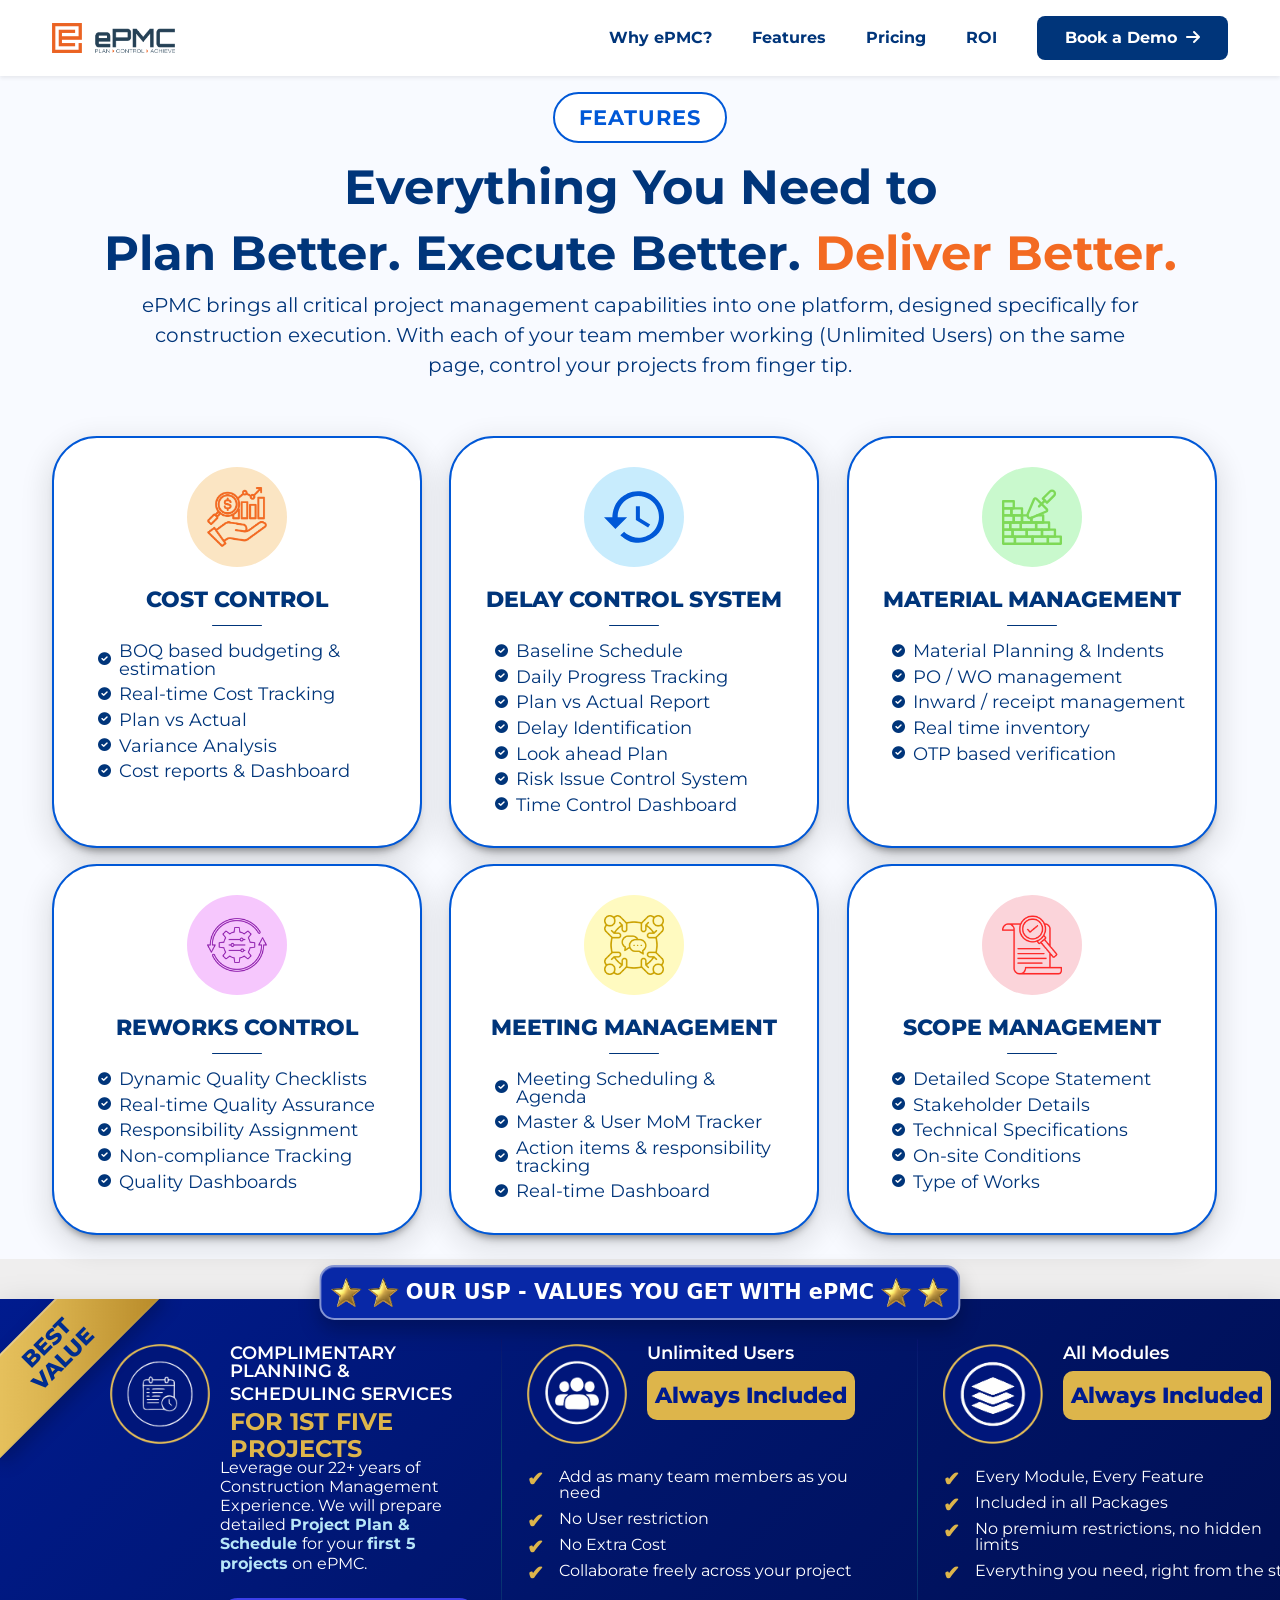
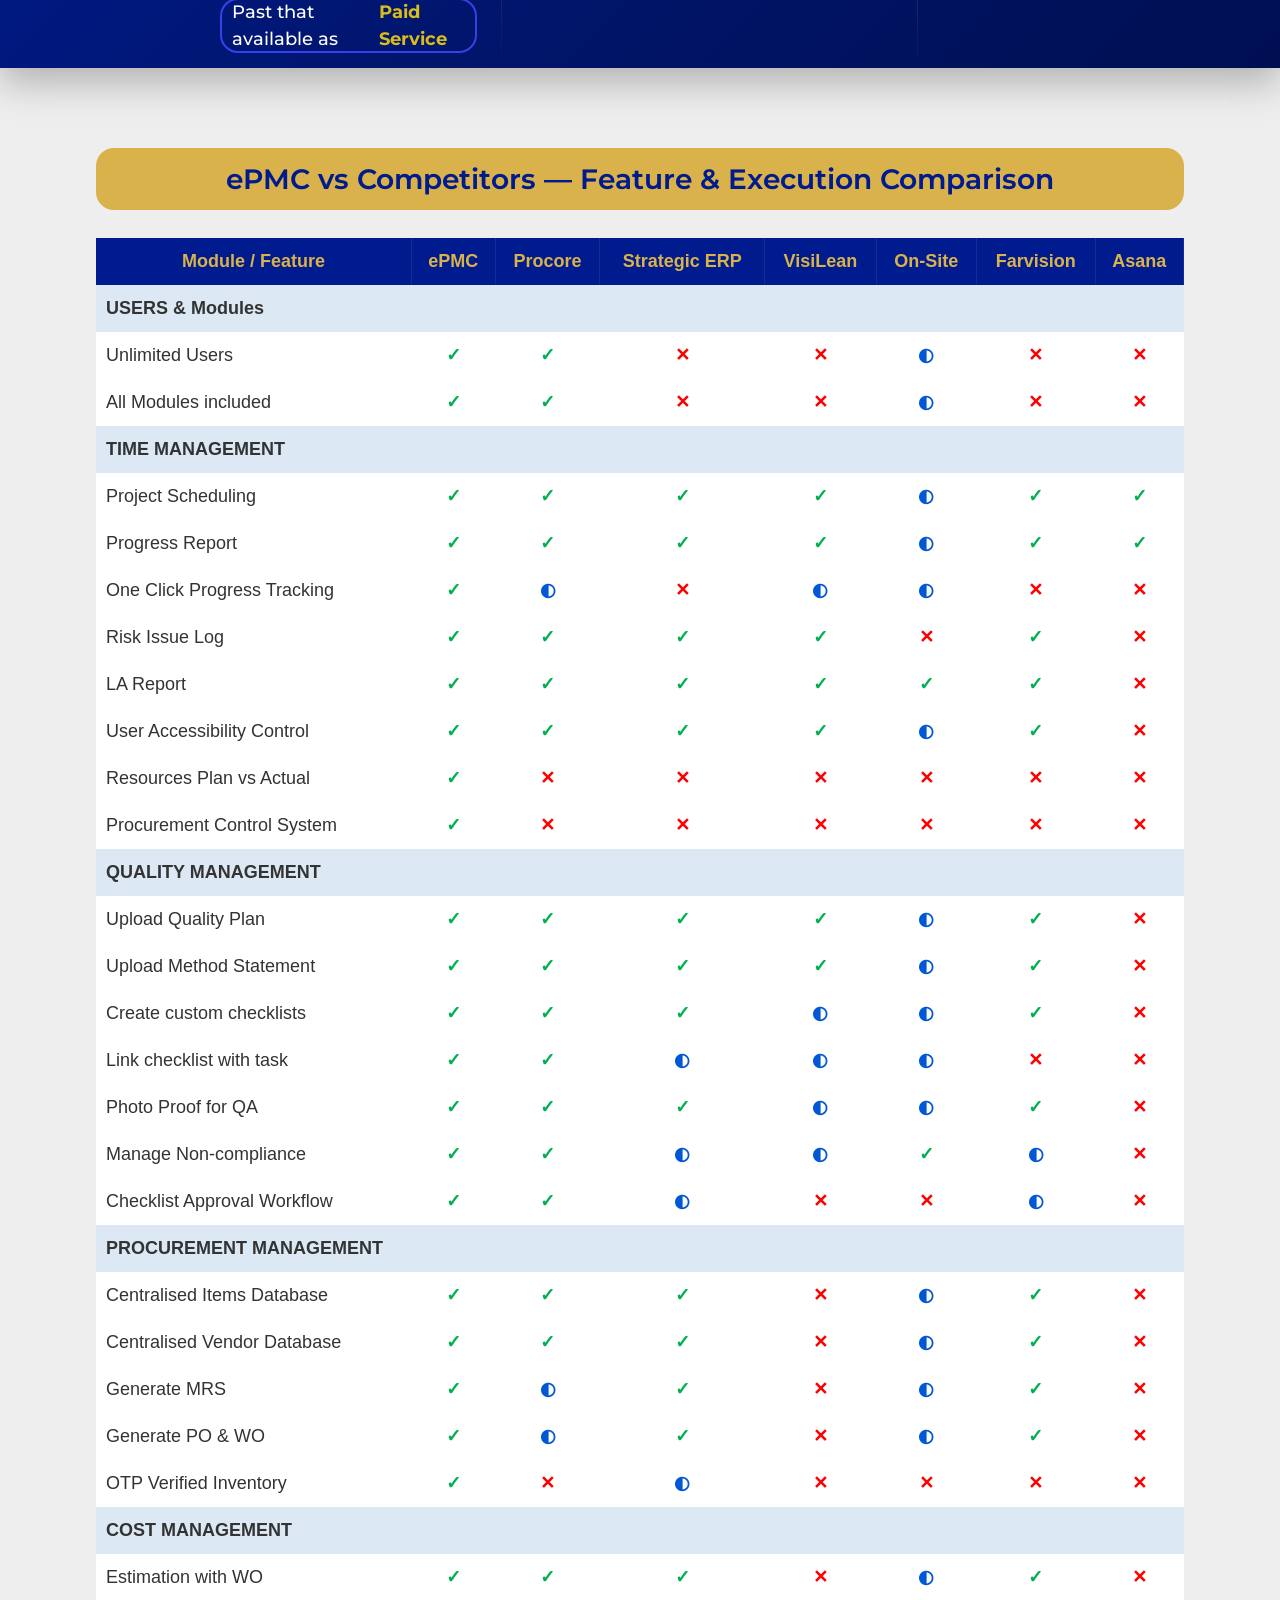
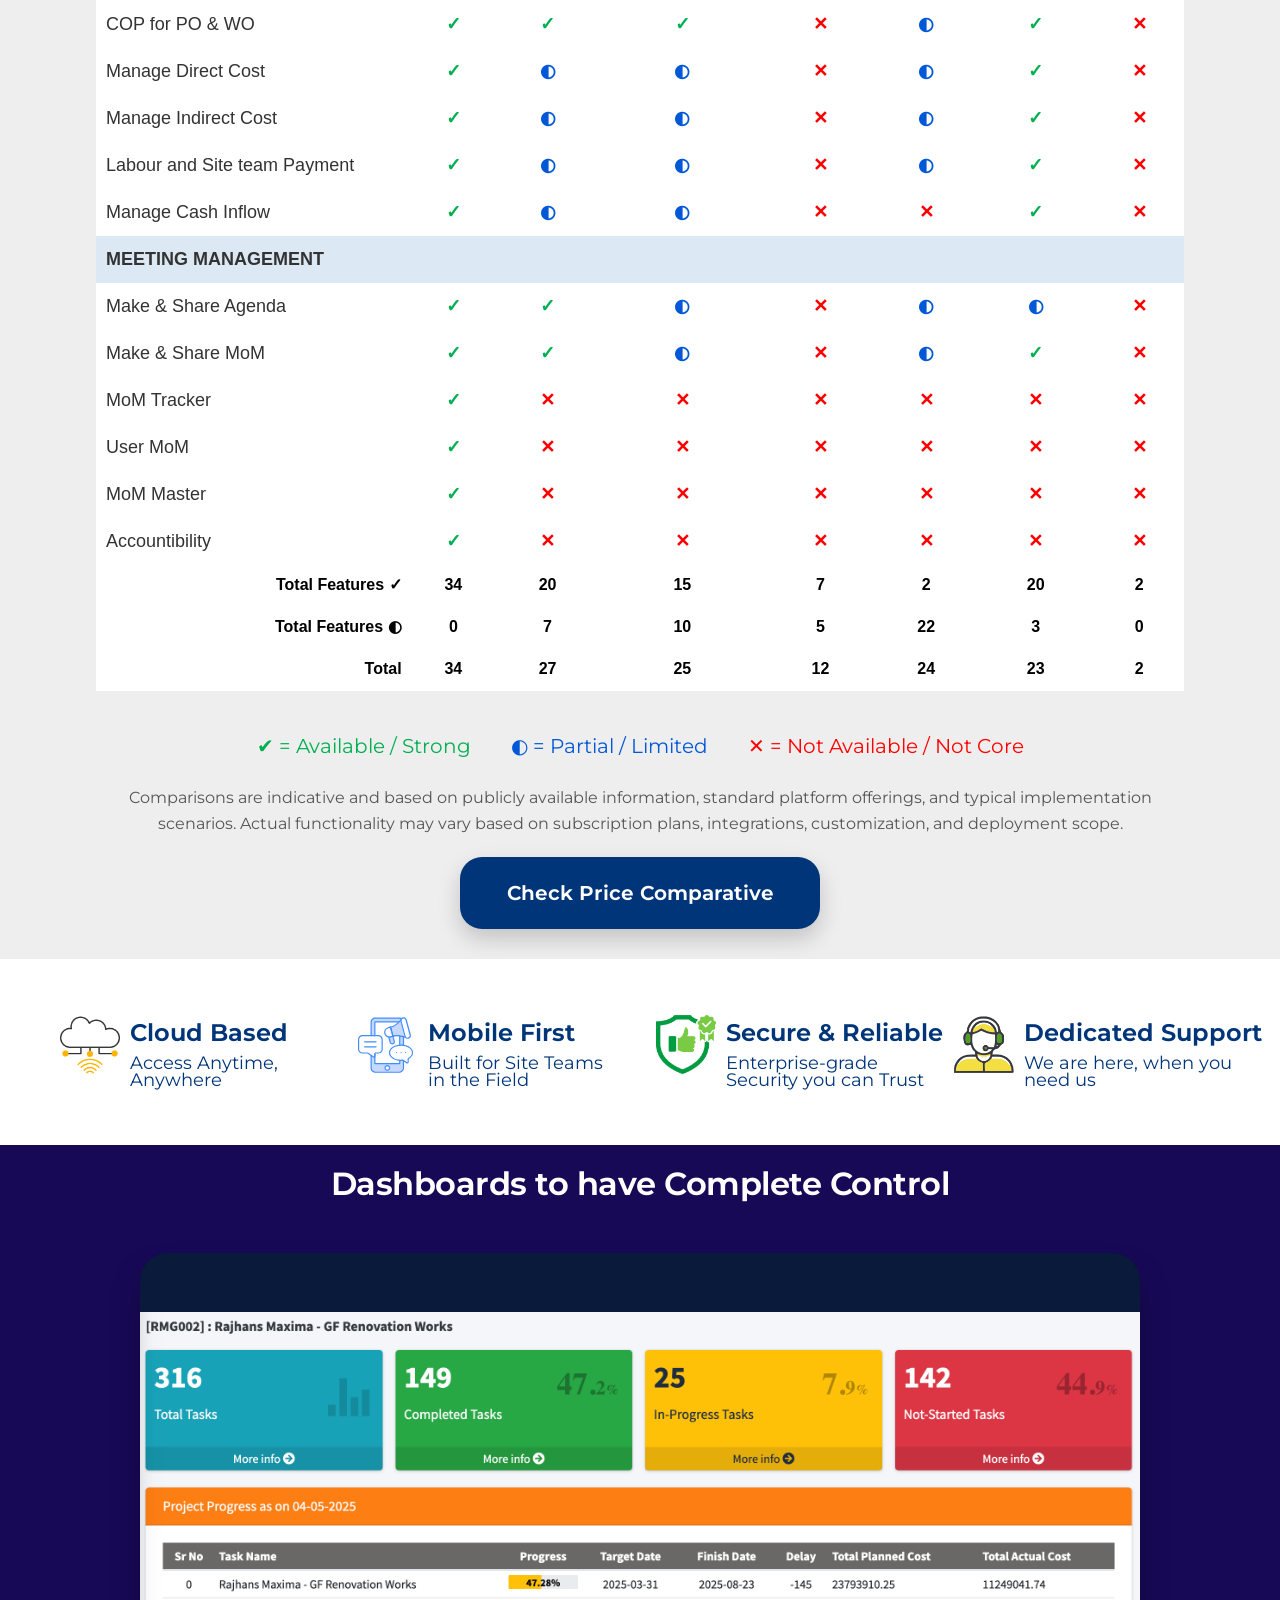
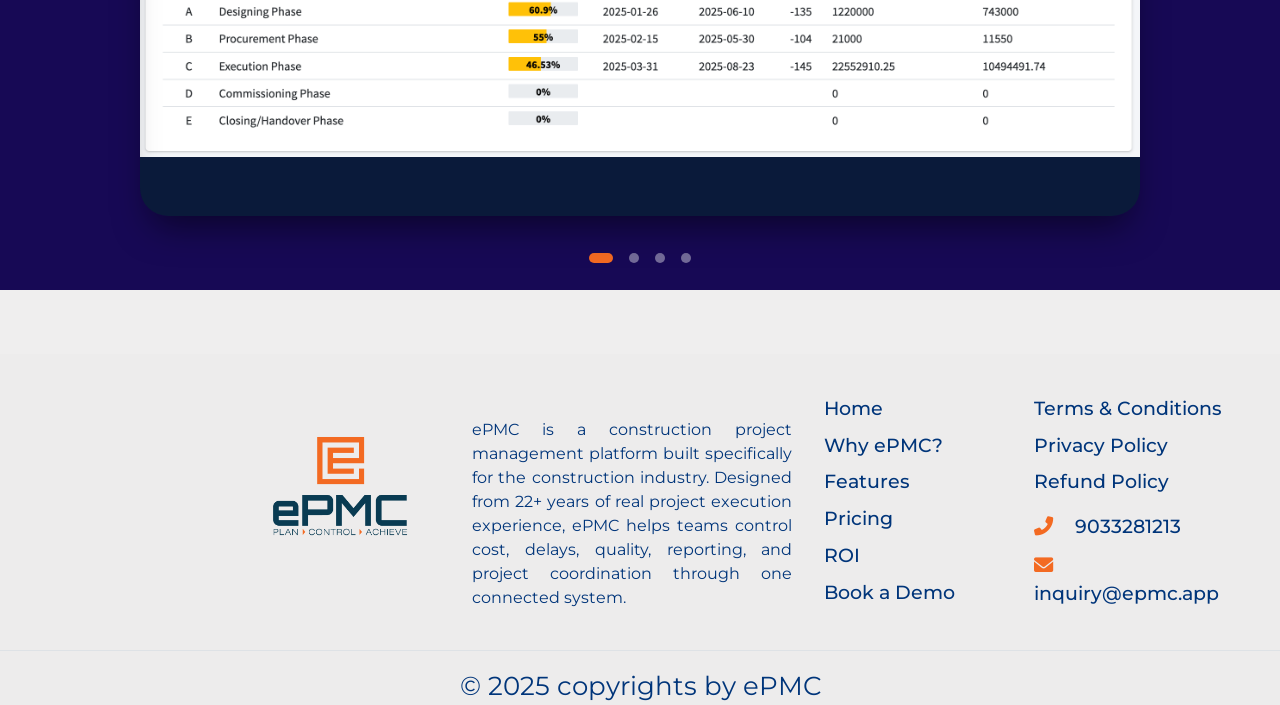
<file: Features.html>
<!DOCTYPE html>
<html lang="en">
<head>
    <meta charset="UTF-8">
    <meta name="viewport" content="width=device-width, initial-scale=1.0, user-scalable=yes">
    <title>ePMC | Features – Construction Project Management</title>
    <link href="https://cdn.jsdelivr.net/npm/bootstrap@5.3.0-alpha1/dist/css/bootstrap.min.css" rel="stylesheet">
    <link rel="stylesheet" href="https://cdnjs.cloudflare.com/ajax/libs/font-awesome/6.0.0-beta3/css/all.min.css">
    <link href="https://fonts.googleapis.com/css2?family=Montserrat:wght@300;400;500;600;700;800;900&display=swap" rel="stylesheet">
    <style>
        /* ========== BRAND COLORS ========== */
        :root {
            --epmc-blue: #00357a;
            --epmc-orange: #f36a22;
            --epmc-golden: #dcb551;
            --epmc-vivid-blue: #0058d7;
            --epmc-green: #00b050;
            --epmc-red: #ff0000;
            --epmc-light-blue: #538dd5;
            --epmc-bg-soft: #F8FAFF;
            --epmc-text: #1A2C3C;
        }

        * {
            font-family: 'Montserrat', 'Canva Sans', sans-serif;
        }

        body {
            background: #efeeee;
            scroll-behavior: smooth;
            color: var(--epmc-text);
        }

        .text-epmc {
            color: var(--epmc-blue) !important;
        }

        .bg-epmc {
            background-color: var(--epmc-blue) !important;
        }

        .text-epmc-orange {
            color: var(--epmc-orange) !important;
        }

        .bg-epmc-orange {
            background-color: var(--epmc-orange) !important;
        }

        .text-epmc-golden {
            color: var(--epmc-golden) !important;
        }

        .bg-epmc-soft {
            background-color: var(--epmc-bg-soft) !important;
        }

        /* ========== BUTTONS ========== */
        .btn-epmc {
            background-color: var(--epmc-blue);
            color: white;
            border-radius: 8px;
            padding: 10px 28px;
            font-weight: 700;
            border: none;
            transition: all 0.2s ease;
            text-decoration: none;
            display: inline-block;
        }

        .btn-epmc:hover {
            background-color: #002a5e;
            transform: translateY(-2px);
            box-shadow: 0 4px 12px rgba(0, 53, 122, 0.25);
            color: white;
        }

        .btn-epmc-outline {
            background: transparent;
            border: 2px solid var(--epmc-blue);
            color: var(--epmc-blue);
            border-radius: 8px;
            padding: 8px 26px;
            font-weight: 700;
            transition: all 0.2s ease;
            display: inline-block;
            text-decoration: none;
        }

        .btn-epmc-outline:hover {
            background: var(--epmc-blue);
            color: white;
        }

        .btn-epmc-accent {
            background-color: var(--epmc-orange);
            color: white;
            border-radius: 8px;
            padding: 10px 28px;
            font-weight: 700;
            border: none;
        }

        .btn-epmc-accent:hover {
            background-color: #d45a1c;
            transform: translateY(-2px);
        }

        /* ========== NAVBAR ========== */
        .navbar-brand-custom {
            display: flex;
            align-items: center;
        }

        .navbar-logo {
            max-height: 30px;
            width: auto;
        }

        .nav-link-custom {
            font-weight: 700;
            color: #00357a !important;
            text-decoration: none;
            margin-right: 1.5rem;
            transition: color 0.2s;
        }

        .nav-link-custom:hover {
            color: #f36a22 !important;
        }

        @media (max-width: 768px) {
            .nav-link-custom {
                margin-right: 0;
                margin-bottom: 0.5rem;
            }
            .navbar-logo {
                max-height: 25px;
            }
        }

        /* ========== FEATURE BADGE ========== */
        .features-badge {
            background: white;
            font-size: 1.3rem;
            border: 2px solid var(--epmc-vivid-blue);
            display: inline-block;
            padding: 0.5rem 1.5rem;
            border-radius: 40px;
            font-weight: 700;
            color: var(--epmc-vivid-blue);
            letter-spacing: 1px;
        }

        /* ========== FEATURE MODULES CARDS ========== */
        .icon-circle-bg {
            display: flex;
            align-items: center;
            justify-content: center;
            width: 100px;
            height: 100px;
            margin: 0 auto 1rem auto;
            border-radius: 50%;
        }

        .icon-bg-cost {
            background-color: #fbe5c3;
        }

        .icon-bg-delay {
            background-color: #c8ecfd;
        }

        .icon-bg-material {
            background-color: #c9f9cd;
        }

        .icon-bg-reworks {
            background-color: #f6c7fd;
        }

        .icon-bg-meeting {
            background-color: #fffac0;
        }

        .icon-bg-scope {
            background-color: #fbd4da;
        }

        .feature-module-icon {
            width: 60px;
            height: 60px;
            object-fit: contain;
            margin-bottom: 0;
        }

        .feature-module-card {
            background: white;
            max-width: 370px;
            border-radius: 45px;
            padding: 1.8rem;
            transition: all 0.3s ease;
            border: 2px solid var(--epmc-vivid-blue);
            height: 100%;
            text-align: center;
            box-shadow: 0 10px 25px 10px rgba(0, 0, 0, 0.08), 0 8px 10px -6px rgba(0, 0, 0, 0.5);
        }

        .feature-module-card:hover {
            transform: translateY(-6px);
            border-color: var(--epmc-golden);
            box-shadow: 0 20px 30px -12px rgba(0, 0, 0, 0.1);
        }

        .feature-module-title {
            font-size: 1.4rem;
            font-weight: 800;
            color: var(--epmc-blue);
            margin-bottom: 0.5rem;
        }

        .title-underline {
            width: 50px;
            height: 1.5px;
            background-color: var(--epmc-blue);
            margin: 0 auto 0.75rem auto;
            border-radius: 2px;
        }

        .feature-module-list {
            list-style: none;
            padding-left: 15px;
            margin-bottom: 0;
            text-align: left;
            display: inline-block;
            width: 100%;
        }

        .feature-module-list li {
            padding: 0.25rem 0;
            font-size: 1.1rem;
            line-height: 1;
            color: var(--epmc-blue);
            display: flex;
            align-items: center;
            gap: 8px;
        }

        .feature-module-list li i {
            color: var(--epmc-blue);
            font-size: 0.8rem;
        }

        @media (min-width: 1200px) {
            .container {
                max-width: 1200px;
            }
        }

        /* ========== USP SECTION ========== */
        .usp-wrapper {
            position: relative;
            width: 100%;
            margin: 40px auto;
            
        }

        .custom-box {
            position: relative;
            background: linear-gradient(135deg, #001b8e 0%, #00156b 50%, #000f52 100%);
            padding: 100px 25px 10px;
            box-shadow: 0 15px 35px rgba(0, 0, 0, 0.25);
            overflow: hidden;
        }

        .top-label {
            position: absolute;
            top: -34px;
            left: 50%;
            transform: translateX(-50%);
            background: #0828a7;
            padding: 10px 10px;
            border: 2px solid rgba(255, 255, 255, 0.5);
            border-radius: 15px;
            font-size: 1.3rem;
            font-family: system-ui, -apple-system, BlinkMacSystemFont, 'Segoe UI', Roboto, Oxygen, Ubuntu, Cantarell, 'Open Sans', 'Helvetica Neue', sans-serif;
            font-weight: 600;
            color: white;
            white-space: nowrap;
            box-shadow: 0 10px 20px rgba(0, 0, 0, 0.25), inset 0 1px 0 rgba(255, 255, 255, 0.2);
            z-index: 20;
        }

        .top-label .star-icon {
            display: inline-block;
            vertical-align: middle;
            width: 30px;
            height: auto;
            margin: 0 0px;
        }

        .best-value {
            position: absolute;
            top: 15px;
            left: -60px;
            width: 230px;
            background: linear-gradient(135deg, #f0cd69 0%, #dcb551 45%, #b88a28 100%);
            color: #002c8f;
            text-align: center;
            padding: 12px 0;
            font-size: 22px;
            font-weight: 800;
            line-height: 1.05;
            text-transform: uppercase;
            transform: rotate(-45deg);
            box-shadow: 0 8px 18px rgba(0, 0, 0, 0.22);
            z-index: 15;
            border-top: 2px solid rgba(255, 255, 255, 0.35);
            border-bottom: 2px solid rgba(0, 0, 0, 0.08);
        }

        .usp-cards {
            display: flex;
            width: 100%;
            gap: 20px;
            margin-left: 70px;
            margin-top:-60px;
            margin-bottom: 0px;
        }

        .usp-card {
            flex: 1;
            padding: 5px 15px;
            min-height: 280px;
        }

        .usp-card:not(:last-child) {
            position: relative;
            border-right: none;          /* remove any solid border */
        }

        .usp-card:not(:last-child)::after {
            content: '';
            position: absolute;
            right: -10px;                /* half of gap (20px) → centers the line */
            top: 0;
            width: 1px;
            height: 100%;
            background: linear-gradient(
                to bottom,
                rgba(8, 20, 112, 0.9),   /* dark blue at top */
                rgb(9, 86, 116),         /* sky blue in middle */
                rgba(8, 20, 112, 0.9)    /* dark blue at bottom */
            );
            border-radius: 2px;
        }

        .usp-top-row {
            display: flex;
            align-items: flex-start;
            gap: 20px;
            margin-bottom: 25px;
        }

        .usp-icon {
            width: 100px;
            flex-shrink: 0;
        }
       

        .usp-title-area {
            flex: 1;
        }

        .usp-heading {
            color: white;
            font-size: 18px;
            line-height: 1;
            font-weight: 600;
            margin-bottom: 5px;
        }

        .usp-subheading {
            color: #ddb54b;
            font-size: 24px;
            line-height: 1.15;
            font-weight: 700;
        }

        .usp-description {
            margin-top: -30px;
            color: white;
            font-size: 16px;
            line-height: 1.2;
            font-weight: 400;
            margin-bottom: 28px;
            margin-left:110px;
            text-align: left;
        }

        .usp-button {
            margin-top: -30px;
            margin-left: 110px;
            display: inline-flex;
            align-items: center;
            justify-content: center;
            height: 55px;
            padding: 0 10px;
            border: 2px solid rgba(71, 71, 254, 0.85);
            border-radius: 18px;
            color: white;
            font-size: 18px;
            font-weight: 500;
            cursor: pointer;
            transition: 0.25s;
        }

       
        .usp-golden-box {
            display: inline-flex;
            align-items: center;
            justify-content: center;
            padding: 8px 8px;
            background: #ddb54b;
            border-radius: 10px;
            color: #001b8e;
            font-size: 22px;
            font-weight: 800;
            margin-top: 4px;
        }

        .usp-list {
            list-style: none;
            padding: 0;
            margin: 10px 0 0;
        }

        .usp-list li {
            position: relative;
            color: white;
            font-size: 16px;
            line-height: 1;
            margin-bottom: 10px;
            padding-left: 32px;
        }

        .usp-list li::before {
            content: "✔";
            position: absolute;
            left: 0;
            top: 0;
            color: #ddb54b;
            font-size: 20px;
            font-weight: 700;
        }

/* ========== USP SECTION – MOBILE RESPONSIVENESS ========== */
@media (max-width: 768px) {
    .usp-cards {
        margin-left: 0 !important;      /* remove left margin */
        margin-top: 0 !important;       /* remove negative top margin */
        flex-direction: column;
        gap: 30px;
    }

    .usp-card {
        padding: 0 10px;
        min-height: auto;
    }

    /* Remove the vertical gradient separator on mobile (cards stack) */
    .usp-card:not(:last-child)::after {
        display: none;
    }

    .usp-card:not(:last-child) {
        border-bottom: 1px solid rgba(255, 255, 255, 0.3);
        padding-bottom: 30px;
        margin-bottom: 10px;
    }

    .usp-top-row {
        flex-direction: row;        /* keep icon and text side by side on tablet */
        align-items: center;
        gap: 15px;
    }

    .usp-icon {
        width: 70px;
    }

    .usp-heading {
        font-size: 16px;
    }

    .usp-subheading {
        font-size: 20px;
    }

    .usp-description {
        margin-left: 0 !important;
        margin-top: 10px;
        text-align: center;
    }

    .usp-button {
        margin-left: 0 !important;
        width: auto;
        min-width: 200px;
        justify-content: center;
    }

    .usp-golden-box {
        font-size: 18px;
        padding: 6px 12px;
    }

    .usp-list li {
        font-size: 14px;
        line-height: 1.4;
    }
}

@media (max-width: 576px) {
    .usp-cards {
        gap: 25px;
    }

    .usp-top-row {
        flex-direction: column;     /* stack icon above text on small phones */
        text-align: center;
        gap: 10px;
    }

    .usp-title-area {
        text-align: center;
    }

    .usp-heading, .usp-subheading {
        text-align: center;
    }

    .usp-description {
        text-align: center;
        margin-left: 0;
        font-size: 14px;
    }

    .usp-button {
        width: 100%;
        font-size: 16px;
        height: 48px;
    }

    .usp-icon {
        width: 60px;
    }

    .usp-golden-box {
        align-self: center;
    }

    .best-value {
        font-size: 14px;
        width: 160px;
        left: -60px;
        top: 10px;
        padding: 8px 0;
    }

    .top-label {
        font-size: 12px;
        padding: 8px 12px;
        white-space: normal;
        width: 90%;
    }

    .top-label .star-icon {
        width: 16px;
    }

    .custom-box {
        padding: 50px 15px 20px;
    }
}   
        /* ========== COMPARISON SECTION ========== */
        .comparison-section {
            width: 85%;
            margin: 80px auto;
            font-family: 'canvasans', sans-serif;
        }

        .comparison-title {
            background: #d9b24c;
            color: #001b8e;
            font-size: 28px;
            font-weight: 625;
            text-align: center;
            padding: 10px;
            border-radius: 18px;
            margin-bottom: 28px;
        }

        .table-wrapper {
            overflow-x: auto;
        }

        .comparison-table {
            width: 100%;
            border-collapse: collapse;
            background: white;
            font-family: 'canvasans', sans-serif;
        }

        .comparison-table thead {
            background: #001b8e;
        }

        .comparison-table th {
            color: #d9b24c;
            font-size: 18px;
            font-weight: 600;
            text-align: center;
            font-family: 'canvasans', sans-serif;
            padding: 10px 10px;
            border-right: 1px solid rgba(255, 255, 255, 0.08);
        }

        .category-row td {
            background: #dce9f5;
            color: #111;
            font-family: 'canvasans', sans-serif;
            font-size: 14px;
            font-weight: 625;
            padding: 4px 4px;
        }

        .comparison-table td {
            padding: 10px 10px;
            font-family: 'canvasans', sans-serif;
            font-size: 18px;
            color: #333;
        }

        .feature-name {
            font-weight: 500;
            font-size: 16px;
            font-family: 'canvasans', sans-serif;
        }

        .symbol {
            text-align: center;
            font-size: 25px;
            font-weight: 650;
        }

        .check {
            color: var(--epmc-green);
        }

        .partial {
            color: var(--epmc-vivid-blue);
        }

        .cross {
            color: var(--epmc-red);
        }

        .comparison-table td.symbol.check {
            color: var(--epmc-green);
        }

        .comparison-table td.symbol.partial {
            color: var(--epmc-vivid-blue);
        }

        .comparison-table td.symbol.cross {
            color: var(--epmc-red);
        }

        .total-row td {
            font-weight: 700;
            font-size: 16px;
            font-family: 'canvasans', sans-serif;
            color: #000;
            padding-top: 8px;
        }

        .total-row td:first-child {
            text-align: right;
        }

        .comparison-legend {
            display: flex;
            justify-content: center;
            gap: 40px;
            margin-top: 40px;
            font-size: 20px;
            color: #222;
        }

        .comparison-note {
            text-align: center;
            margin-top: 24px;
            color: #555;
            font-size: 16px;
            line-height: 1.6;
            max-width: 1200px;
            margin-left: auto;
            margin-right: auto;
        }

        .comparison-cta {
            display: flex;
            justify-content: center;
            margin-top: 20px;
        }

        .comparison-rectangle {
            display: flex;
            align-items: center;
            justify-content: center;
            width: 360px;
            height: 72px;
            background: var(--epmc-blue);
            border-radius: 22px;
            color: white;
            font-size: 20px;
            font-weight: 650;
            box-shadow: 0 10px 22px rgba(0, 0, 0, 0.18);
        }

        /* ========== MOBILE TABLE FIXES ========== */
        @media (max-width: 768px) {
            .comparison-title {
            background: #d9b24c;
            color: #001b8e;
            font-size: 16px;
            font-weight: 550;
            text-align: center;
            padding: 10px;
            border-radius: 18px;
            margin-bottom: 15px;
        }

            .table-wrapper {
                overflow-x: auto;
                -webkit-overflow-scrolling: touch;
            }
            .comparison-table {
                min-width: 800px;
                width: 100%;
                font-size: 14px;
                border-collapse: collapse;
            }
            .comparison-table th,
            .comparison-table td {
                padding: 10px 12px !important;
                font-size: 14px !important;
            }
            .symbol {
                font-size: 20px !important;
            }
            .comparison-table th:first-child,
            .comparison-table td:first-child {
                width: 150px;
                min-width: 140px;
                max-width: 160px;
                word-break: break-word;
                white-space: normal;
            }
            .comparison-table th:nth-child(2),
            .comparison-table td:nth-child(2) {
                width: 90px;
                min-width: 90px;
                text-align: center;
            }
            .comparison-table td:first-child,
            .comparison-table th:first-child {
                position: sticky;
                left: 0;
                background-color: white;
                z-index: 2;
            }
            .comparison-table td:nth-child(2),
            .comparison-table th:nth-child(2) {
                position: sticky;
                left: 150px;
                background-color: white;
                z-index: 1;
            }
            .comparison-table thead th:first-child,
            .comparison-table thead th:nth-child(2) {
                background-color: #001b8e;
                z-index: 3;
            }
            .category-row td:first-child,
            .category-row td:nth-child(2) {
                background-color: #dce9f5;
            }
            .total-row td {
                font-size: 16px !important;
            }
            .total-row td:first-child {
                text-align: right;
            }
        }

        /* ========== ADDITIONAL BENEFITS ========== */
        .benefit-item {
            display: flex;
            align-items: flex-start;
            gap: 10px;
            padding: 0.5rem;
        }

        .benefit-icon {
            width: 60px;
            height: 60px;
            object-fit: contain;
            flex-shrink: 0;
        }

        .benefit-text {
            display: flex;
            flex-direction: column;
            justify-content: center;
        }

        .benefit-title {
            font-weight: 650;
            color: var(--epmc-blue);
            margin-bottom: 0.20rem;
            font-size: 1.5rem;
            white-space: nowrap;
        }

        .benefit-desc {
            font-size: 1.1rem;
            color: var(--epmc-blue);
            line-height: 1;
        }

        /* ========== DASHBOARD SECTION ========== */
        .dashboard-showcase-dark {
            background: #170955;
            padding: 20px 20px;
            text-align: center;
        }

        .dashboard-title-dark {
            font-size: 2rem;
            font-weight: 650;
            color: white;
            margin-bottom: 50px;
            letter-spacing: -0.5px;
        }

        .carousel-container {
            max-width: 1000px;
            margin: 0 auto;
        }

        .fixed-frame {
            position: relative;
            width: 100%;
            padding-bottom: 56.25%;
            background: rgba(0, 0, 0, 0.2);
            border-radius: 28px;
            overflow: hidden;
            box-shadow: 0 20px 35px -10px rgba(0, 0, 0, 0.5);
        }

        .carousel-slides {
            position: absolute;
            top: 0;
            left: 0;
            width: 100%;
            height: 100%;
        }

        .carousel-img {
            position: absolute;
            top: 0;
            left: 0;
            width: 100%;
            height: 100%;
            object-fit: contain;
            display: none;
            border-radius: 24px;
            background: #0a1a3a;
        }

        .carousel-img.active {
            display: block;
            animation: fadeScale 0.5s ease;
        }

        @keyframes fadeScale {
            from {
                opacity: 0;
                transform: scale(0.98);
            }
            to {
                opacity: 1;
                transform: scale(1);
            }
        }

        .carousel-dots {
            margin-top: 30px;
        }

        .dot {
            display: inline-block;
            width: 10px;
            height: 10px;
            background: rgba(255, 255, 255, 0.4);
            border-radius: 50%;
            margin: 0 6px;
            cursor: pointer;
            transition: 0.2s;
        }

        .dot.active {
            background: #f36a22;
            width: 24px;
            border-radius: 8px;
        }

        @media (max-width: 768px) {
            .dashboard-title-dark {
                font-size: 1.8rem;
            }
            .fixed-frame {
                padding-bottom: 66%;
            }
        }

        /* ========== FOOTER ========== */
        .footer-new {
            margin-left: calc(-50vw + 50%);
            margin-right: calc(-50vw + 50%);
            margin-top: 4rem;
            background-color: rgb(237, 236, 236);
            width: 100vw;
            border-radius: 0;
        }

        .footer-logo {
            max-height: 200px;
            width: auto;
            margin-left: 13rem;
            margin-bottom: 1rem;
            display: block;
        }

        .footer-description {
            font-size: 1rem;
            line-height: 1.5;
            max-width: 400px;
            color: #00357a;
            margin-top: 2rem;
            text-align: justify;
        }

        .footer-vertical-links a {
            margin-top: 0.5rem;
            line-height: 1.5;
            color: #00357a;
            text-decoration: none;
            font-size: 1.2rem;
            font-weight: 500;
            display: block;
            margin-bottom: 0.2rem;
            transition: color 0.2s;
        }

        .footer-vertical-links a:hover {
            color: #f36a22;
        }

        .footer-contact-info p {
            margin-bottom: 0.6rem;
            font-size: 1.2rem;
            color: #00357a;
            font-weight: 500;
        }

        .footer-contact-info i {
            width: 28px;
            color: #f36a22;
        }

        .footer-copyright {
            text-align: center;
            margin-top: 2rem;
            padding-top: 1rem;
            border-top: 1px solid #dee2e6;
            color: #00357a;
            font-size: 1.6rem;
        }

        .footer-grid {
            display: grid;
            grid-template-columns: 1fr 1.8fr 1fr 1.2fr;
            gap: 2rem;
        }
        /* ========== FOOTER ========== */
.footer-new {
    margin-left: calc(-50vw + 50%);
    margin-right: calc(-50vw + 50%);
    margin-top: 4rem;
    background-color: rgb(237, 236, 236);
    width: 100vw;
    border-radius: 0;
}

.footer-grid {
    display: grid;
    grid-template-columns: 1fr 1.8fr 1fr 1.2fr;
    gap: 2rem;
    padding: 2rem 2rem 0 2rem;  /* added horizontal padding for better spacing */
}

.footer-logo {
    max-height: 200px;
    width: auto;
    margin-left: 13rem;
    margin-bottom: 1rem;
    display: block;
}

.footer-description {
    font-size: 1rem;
    line-height: 1.5;
    max-width: 400px;
    color: #00357a;
    margin-top: 2rem;
    text-align: justify;
}

.footer-vertical-links a {
    margin-top: 0.5rem;
    line-height: 1.5;
    color: #00357a;
    text-decoration: none;
    font-size: 1.2rem;
    font-weight: 500;
    display: block;
    margin-bottom: 0.2rem;
    transition: color 0.2s;
}

.footer-vertical-links a:hover {
    color: #f36a22;
}

.footer-contact-info p {
    margin-bottom: 0.6rem;
    font-size: 1.2rem;
    color: #00357a;
    font-weight: 500;
}

.footer-contact-info i {
    width: 28px;
    color: #f36a22;
}

.footer-copyright {
    text-align: center;
    margin-top: 2rem;
    padding-top: 1rem;
    border-top: 1px solid #dee2e6;
    color: #00357a;
    font-size: 1.6rem;
}

/* ===== MOBILE RESPONSIVENESS (max-width: 768px) ===== */
@media (max-width: 768px) {
    .footer-grid {
        grid-template-columns: 1fr;   /* single column */
        gap: 1.5rem;
        text-align: center;
        padding: 1.5rem;
    }

    .footer-logo {
        margin-left: auto;
        margin-right: auto;
        max-height: 120px;
    }

    .footer-description {
        max-width: 100%;
        text-align: center;
        margin-top: 0;
        padding: 0 1rem;
    }

    .footer-vertical-links a {
        font-size: 1rem;
        text-align: center;
    }

    .footer-contact-info p {
        font-size: 1rem;
        text-align: center;
    }

    .footer-contact-info i {
        width: auto;
        margin-right: 8px;
    }

    .footer-copyright {
        font-size: 1rem;
        margin-top: 1rem;
        padding-top: 0.8rem;
    }
}

    /* Extra small devices (max-width: 480px) */
    @media (max-width: 480px) {
        .footer-grid {
            padding: 1rem;
        }
        
        .footer-description {
            font-size: 0.9rem;
        }
        
        .footer-vertical-links a,
        .footer-contact-info p {
            font-size: 0.9rem;
        }
        
        .footer-copyright {
            font-size: 0.8rem;
        }
    }
    </style>
</head>
<body>

    <!-- ==================== NAVIGATION ==================== -->
    <nav class="navbar navbar-expand-lg bg-white py-3 shadow-sm sticky-top">
        <div class="container">
            <a class="navbar-brand navbar-brand-custom" href="index.html">
                <img src="ePMC Logo PNG File.png" alt="ePMC Logo" class="navbar-logo">
            </a>
            <button class="navbar-toggler" type="button" data-bs-toggle="collapse" data-bs-target="#navbarNav">
                <span class="navbar-toggler-icon"></span>
            </button>
            <div class="collapse navbar-collapse" id="navbarNav">
                <ul class="navbar-nav ms-auto mb-2 mb-lg-0 align-items-center gap-3">
                    <li class="nav-item"><a class="nav-link-custom" href="whyepmc.html">Why ePMC?</a></li>
                    <li class="nav-item"><a class="nav-link-custom" href="Features.html">Features</a></li>
                    <li class="nav-item"><a class="nav-link-custom" href="Pricing.html">Pricing</a></li>
                    <li class="nav-item"><a class="nav-link-custom" href="ROI.html">ROI</a></li>
                </ul>
                <a href="#" class="btn btn-epmc ms-lg-3 mt-2 mt-lg-0" onclick="openGoogleFormPopup(event)">Book a Demo <i class="fas fa-arrow-right ms-1"></i></a>
            </div>
        </div>
    </nav>

    <!-- ==================== MAIN HEADING SECTION ==================== -->
    <section class="py-3 bg-epmc-soft">
        <div class="container text-center">
            <div class="mb-3">
                <span class="features-badge">FEATURES</span>
            </div>
            <h1 class="display-4 fw-bold mb-2" style="color: var(--epmc-blue); font-size: 3rem; font-weight: 600;">
                Everything You Need to
            </h1>
            <h2 class="display-5 fw-bold mb-2" style="color: var(--epmc-blue);">
                Plan Better. Execute Better. <span style="color: var(--epmc-orange);">Deliver Better.</span>
            </h2>
            <p class="fs-5 mx-auto" style="max-width: 1000px; color: var(--epmc-blue);">
                ePMC brings all critical project management capabilities into one platform, designed specifically for construction execution. With each of your team member working (Unlimited Users) on the same page, control your projects from finger tip.
            </p>
        </div>
    </section>

    <!-- ==================== FEATURE MODULES (6 cards) ==================== -->
    <section class="py-4 bg-epmc-soft">
        <div class="container">
            <div class="row g-3">
                <!-- Cost Control -->
                <div class="col-md-6 col-lg-4">
                    <div class="feature-module-card">
                        <div class="icon-circle-bg icon-bg-cost">
                            <img src="features/costcontrol.png" alt="Cost Control" class="feature-module-icon" onerror="this.src='https://placehold.co/60x60?text=%F0%9F%92%B0'">
                        </div>
                        <div class="feature-module-title">COST CONTROL</div>
                        <div class="title-underline"></div>
                        <ul class="feature-module-list">
                            <li><i class="fas fa-check-circle"></i> BOQ based budgeting & estimation</li>
                            <li><i class="fas fa-check-circle"></i> Real-time Cost Tracking</li>
                            <li><i class="fas fa-check-circle"></i> Plan vs Actual</li>
                            <li><i class="fas fa-check-circle"></i> Variance Analysis</li>
                            <li><i class="fas fa-check-circle"></i> Cost reports & Dashboard</li>
                        </ul>
                    </div>
                </div>

                <!-- Delay Control System -->
                <div class="col-md-6 col-lg-4">
                    <div class="feature-module-card">
                        <div class="icon-circle-bg icon-bg-delay">
                            <img src="features/delaycontrolsystem.svg" alt="Delay Control" class="feature-module-icon" onerror="this.src='https://placehold.co/60x60?text=%E2%8F%B1%EF%B8%8F'">
                        </div>
                        <div class="feature-module-title">DELAY CONTROL SYSTEM</div>
                        <div class="title-underline"></div>
                        <ul class="feature-module-list">
                            <li><i class="fas fa-check-circle"></i> Baseline Schedule</li>
                            <li><i class="fas fa-check-circle"></i> Daily Progress Tracking</li>
                            <li><i class="fas fa-check-circle"></i> Plan vs Actual Report</li>
                            <li><i class="fas fa-check-circle"></i> Delay Identification</li>
                            <li><i class="fas fa-check-circle"></i> Look ahead Plan</li>
                            <li><i class="fas fa-check-circle"></i> Risk Issue Control System</li>
                            <li><i class="fas fa-check-circle"></i> Time Control Dashboard</li>
                        </ul>
                    </div>
                </div>

                <!-- Material Management -->
                <div class="col-md-6 col-lg-4">
                    <div class="feature-module-card">
                        <div class="icon-circle-bg icon-bg-material">
                            <img src="features/materialmanagement.svg" alt="Material Management" class="feature-module-icon" onerror="this.src='https://placehold.co/60x60?text=%F0%9F%93%A6'">
                        </div>
                        <div class="feature-module-title">MATERIAL MANAGEMENT</div>
                        <div class="title-underline"></div>
                        <ul class="feature-module-list">
                            <li><i class="fas fa-check-circle"></i> Material Planning & Indents</li>
                            <li><i class="fas fa-check-circle"></i> PO / WO management</li>
                            <li><i class="fas fa-check-circle"></i> Inward / receipt management</li>
                            <li><i class="fas fa-check-circle"></i> Real time inventory</li>
                            <li><i class="fas fa-check-circle"></i> OTP based verification</li>
                        </ul>
                    </div>
                </div>

                <!-- Reworks Control -->
                <div class="col-md-6 col-lg-4">
                    <div class="feature-module-card">
                        <div class="icon-circle-bg icon-bg-reworks">
                            <img src="features/reworkscontrol.png" alt="Reworks Control" class="feature-module-icon" onerror="this.src='https://placehold.co/60x60?text=%F0%9F%94%A7'">
                        </div>
                        <div class="feature-module-title">REWORKS CONTROL</div>
                        <div class="title-underline"></div>
                        <ul class="feature-module-list">
                            <li><i class="fas fa-check-circle"></i> Dynamic Quality Checklists</li>
                            <li><i class="fas fa-check-circle"></i> Real-time Quality Assurance</li>
                            <li><i class="fas fa-check-circle"></i> Responsibility Assignment</li>
                            <li><i class="fas fa-check-circle"></i> Non-compliance Tracking</li>
                            <li><i class="fas fa-check-circle"></i> Quality Dashboards</li>
                        </ul>
                    </div>
                </div>

                <!-- Meeting Management -->
                <div class="col-md-6 col-lg-4">
                    <div class="feature-module-card">
                        <div class="icon-circle-bg icon-bg-meeting">
                            <img src="features/meetingmanagement.png" alt="Meeting Management" class="feature-module-icon" onerror="this.src='https://placehold.co/60x60?text=%F0%9F%93%85'">
                        </div>
                        <div class="feature-module-title">MEETING MANAGEMENT</div>
                        <div class="title-underline"></div>
                        <ul class="feature-module-list">
                            <li><i class="fas fa-check-circle"></i> Meeting Scheduling & Agenda</li>
                            <li><i class="fas fa-check-circle"></i> Master & User MoM Tracker</li>
                            <li><i class="fas fa-check-circle"></i> Action items & responsibility tracking</li>
                            <li><i class="fas fa-check-circle"></i> Real-time Dashboard</li>
                        </ul>
                    </div>
                </div>

                <!-- Scope Management -->
                <div class="col-md-6 col-lg-4">
                    <div class="feature-module-card">
                        <div class="icon-circle-bg icon-bg-scope">
                            <img src="features/scopemanagement.png" alt="Scope Management" class="feature-module-icon" onerror="this.src='https://placehold.co/60x60?text=%F0%9F%8E%AF'">
                        </div>
                        <div class="feature-module-title">SCOPE MANAGEMENT</div>
                        <div class="title-underline"></div>
                        <ul class="feature-module-list">
                            <li><i class="fas fa-check-circle"></i> Detailed Scope Statement</li>
                            <li><i class="fas fa-check-circle"></i> Stakeholder Details</li>
                            <li><i class="fas fa-check-circle"></i> Technical Specifications</li>
                            <li><i class="fas fa-check-circle"></i> On-site Conditions</li>
                            <li><i class="fas fa-check-circle"></i> Type of Works</li>
                        </ul>
                    </div>
                </div>
            </div>
        </div>
    </section>

    <!-- ==================== USP SECTION ==================== -->
    <section class="usp-new">
        <div class="usp-wrapper">
            <div class="top-label">
                <img src="features/start.png" alt="star" class="star-icon">
                <img src="features/start.png" alt="star" class="star-icon">
                OUR USP - VALUES YOU GET WITH ePMC
                <img src="features/start.png" alt="star" class="star-icon">
                <img src="features/start.png" alt="star" class="star-icon">
            </div>
            <div class="custom-box">
                <div class="best-value">Best<br>Value</div>
                <div class="content">
                    <div class="usp-cards">
                        <!-- Card 1 -->
                        <div class="usp-card">
                            <div class="usp-top-row">
                                <img src="features/firstfiveprojects.png" class="usp-icon" alt="">
                                <div class="usp-title-area">
                                    <h2 class="usp-heading">COMPLIMENTARY PLANNING &  </h2>
                                    <h2 class="usp-heading">SCHEDULING SERVICES</h2>
                                    <div class="usp-subheading">FOR 1ST FIVE PROJECTS</div>
                                </div>
                            </div>
                            <p class="usp-description">
                                Leverage our 22+ years of Construction Management Experience. We will prepare detailed <strong style="color: rgb(183, 230, 248);"> Project Plan & Schedule </strong >for your <strong style="color: rgb(183, 230, 248);">first 5 projects</strong> on ePMC.
                            </p>
                            <div class="usp-button">Past that available as <strong style="color:rgb(216, 188, 28); margin-left: 2px;"> Paid Service</strong> </div>
                        </div>
                        <!-- Card 2 -->
                        <div class="usp-card">
                            <div class="usp-top-row">
                                <img src="features/unlimitedusers.png" class="usp-icon" alt="">
                                <div class="usp-title-area">
                                    <h2 class="usp-heading">Unlimited Users</h2>
                                    <div class="usp-golden-box">Always Included</div>
                                </div>
                            </div>
                            <ul class="usp-list">
                                <li>Add as many team members as you need</li>
                                <li>No User restriction</li>
                                <li>No Extra Cost</li>
                                <li>Collaborate freely across your project</li>
                            </ul>
                        </div>
                        <!-- Card 3 -->
                        <div class="usp-card">
                            <div class="usp-top-row">
                                <img src="features/allmodule.png" class="usp-icon" alt="">
                                <div class="usp-title-area">
                                    <h2 class="usp-heading">All Modules</h2>
                                    <div class="usp-golden-box">Always Included</div>
                                </div>
                            </div>
                            <ul class="usp-list">
                                <li>Every Module, Every Feature</li>
                                <li>Included in all Packages</li>
                                <li>No premium restrictions, no hidden limits</li>
                                <li>Everything you need, right from the start</li>
                            </ul>
                        </div>
                    </div>
                </div>
            </div>
        </div>
    </section>

    <!-- ==================== COMPETITORS COMPARISON TABLE ==================== -->
    <section class="comparison-section">
        <div class="comparison-title">
            ePMC vs Competitors — Feature & Execution Comparison
        </div>
        <div class="table-wrapper">
            <table class="comparison-table" id="comparisonTable">
                <thead id="tableHead"></thead>
                <tbody id="tableBody"></tbody>
            </table>
        </div>
        <div class="comparison-legend">
            <span class="check">✔ = Available / Strong</span>
            <span class="partial">◐ = Partial / Limited</span>
            <span class="cross">✕ = Not Available / Not Core</span>
        </div>
        <div class="comparison-note">
            Comparisons are indicative and based on publicly available information,
            standard platform offerings, and typical implementation scenarios.
            Actual functionality may vary based on subscription plans,
            integrations, customization, and deployment scope.
        </div>
        <div class="comparison-cta">
            <div class="comparison-rectangle">
                Check Price Comparative
            </div>
        </div>
    </section>

    <!-- ADDITIONAL BENEFITS -->
    <section class="py-5 bg-white" style="margin-top: -50px;">
        <div class="container" style="margin-top: 0 auto;">
            <div class="row g-3">
                <!-- ITEM 1 -->
                <div class="col-sm-6 col-lg-3">
                    <div class="benefit-item">
                        <img src="features/cloudbase.png" alt="Cloud Based" class="benefit-icon">
                        <div class="benefit-text">
                            <div class="benefit-title">Cloud Based</div>
                            <div class="benefit-desc">Access Anytime, Anywhere</div>
                        </div>
                    </div>
                </div>
                <!-- ITEM 2 -->
                <div class="col-sm-6 col-lg-3">
                    <div class="benefit-item">
                        <img src="features/mobilefirst.svg" alt="Mobile First" class="benefit-icon">
                        <div class="benefit-text">
                            <div class="benefit-title">Mobile First</div>
                            <div class="benefit-desc">Built for Site Teams in the Field</div>
                        </div>
                    </div>
                </div>
                <!-- ITEM 3 -->
                <div class="col-sm-6 col-lg-3">
                    <div class="benefit-item">
                        <img src="features/secureandreliable.png" alt="Secure & Reliable" class="benefit-icon">
                        <div class="benefit-text">
                            <div class="benefit-title">Secure & Reliable</div>
                            <div class="benefit-desc">Enterprise-grade Security you can Trust</div>
                        </div>
                    </div>
                </div>
                <!-- ITEM 4 -->
                <div class="col-sm-6 col-lg-3">
                    <div class="benefit-item">
                        <img src="features/dedicatedsupport.png" alt="Dedicated Support" class="benefit-icon">
                        <div class="benefit-text">
                            <div class="benefit-title">Dedicated Support</div>
                            <div class="benefit-desc">We are here, when you need us</div>
                        </div>
                    </div>
                </div>
            </div>
        </div>
    </section>

    <!-- ==================== DASHBOARD SHOWCASE ==================== -->
    <section class="dashboard-showcase-dark">
        <div class="container">
            <h2 class="dashboard-title-dark">Dashboards to have Complete Control</h2>
            <div class="carousel-container">
                <div class="fixed-frame">
                    <div class="carousel-slides">
                        <img src="features/TM 01.png" alt="Dashboard TM" class="carousel-img active">
                        <img src="features/mm 02.png" alt="Dashboard mm" class="carousel-img">
                        <img src="features/QM 01.png" alt="Dashboard QM" class="carousel-img">
                        <img src="features/tm 03.png" alt="Dashboard tm" class="carousel-img">
                    </div>
                </div>
                <div class="carousel-dots">
                    <span class="dot active"></span>
                    <span class="dot"></span>
                    <span class="dot"></span>
                    <span class="dot"></span>
                </div>
            </div>
        </div>
    </section>

    <!-- ==================== MODAL (Demo Request) ==================== -->
    <div class="modal fade" id="demoModal" tabindex="-1" aria-hidden="true">
        <div class="modal-dialog modal-dialog-centered modal-lg">
            <div class="modal-content">
                <div class="modal-header border-0 pb-0">
                    <h5 class="modal-title fw-bold text-epmc fs-3">Request a Demo</h5>
                    <button type="button" class="btn-close" data-bs-dismiss="modal" aria-label="Close"></button>
                </div>
                <div class="modal-body p-4 pt-0">
                    <form action="https://formsubmit.co/company@example.com" method="POST">
                        <input type="hidden" name="_subject" value="ePMC Demo Request">
                        <input type="hidden" name="_captcha" value="false">
                        <div class="row g-3">
                            <div class="col-md-6"><input type="text" name="Name" class="form-control" placeholder="Full Name *" required></div>
                            <div class="col-md-6"><input type="text" name="Company" class="form-control" placeholder="Company *" required></div>
                            <div class="col-md-6"><input type="email" name="Email" class="form-control" placeholder="Work Email *" required></div>
                            <div class="col-md-6"><input type="tel" name="Phone" class="form-control" placeholder="Phone *" required></div>
                            <div class="col-12">
                                <select name="Project Type" class="form-select">
                                    <option>Civil Construction</option>
                                    <option>MEPFI</option>
                                    <option>Solar</option>
                                    <option>Infra</option>
                                    <option>Interior</option>
                                </select>
                            </div>
                            <div class="col-12"><textarea name="Message" rows="2" class="form-control" placeholder="Tell us about your project..."></textarea></div>
                            <div class="col-12"><button type="submit" class="btn btn-epmc-accent w-100 py-2"><i class="fas fa-paper-plane me-2"></i>Submit Request</button></div>
                        </div>
                    </form>
                </div>
            </div>
        </div>
    </div>

    <!-- ==================== FOOTER ==================== -->
    <div class="container">
        <div class="footer-new">
            <div class="footer-grid">
                <div><img src="EPMC-Logo-File-PNG.png" alt="ePMC Logo" class="footer-logo"></div>
                <div>
                    <div class="footer-description">
                        ePMC is a construction project management platform built specifically for the construction industry. Designed from 22+ years of real project execution experience, ePMC helps teams control cost, delays, quality, reporting, and project coordination through one connected system.
                    </div>
                </div>
                <div>
                    <div class="footer-vertical-links">
                        <a href="#">Home</a>
                        <a href="whyepmc.html">Why ePMC?</a>
                        <a href="Features.html">Features</a>
                        <a href="Pricing.html">Pricing</a>
                        <a href="roi.html">ROI</a>
                        <a href="#" onclick="openGoogleFormPopup(event)">Book a Demo</a>
                    </div>
                </div>
                <div>
                    <div class="footer-vertical-links">
                        <a href="#">Terms & Conditions</a>
                        <a href="#">Privacy Policy</a>
                        <a href="#">Refund Policy</a>
                    </div>
                    <div class="footer-contact-info mt-3">
                        <p><i class="fas fa-phone-alt me-2"></i> 9033281213</p>
                        <p><i class="fas fa-envelope me-2"></i> inquiry@epmc.app</p>
                    </div>
                </div>
            </div>
            <div class="footer-copyright">© 2025 copyrights by ePMC</div>
        </div>
    </div>

    <!-- ==================== SCRIPTS ==================== -->
    <script src="https://cdn.jsdelivr.net/npm/bootstrap@5.3.0-alpha1/dist/js/bootstrap.bundle.min.js"></script>
    <script>
        console.log("Features page updated with new USP background and icons");

        fetch("features/epmc_comparison_table.json")
            .then(function(response) {
                if (!response.ok) throw new Error("HTTP " + response.status);
                return response.json();
            })
            .then(function(data) {
                var tableHead = document.getElementById("tableHead");
                var tableBody = document.getElementById("tableBody");

                var headHTML = "<tr>";
                data.columns.forEach(function(column) {
                    headHTML += "<th>" + column + "</th>";
                });
                headHTML += "</tr>";
                tableHead.innerHTML = headHTML;

                function getSymbolClass(cellValue) {
                    if (!cellValue) return "";
                    var val = cellValue.trim();
                    if (val === "✓" || val === "✔" || val === "✅" || val === "✔️" || val.includes("✓")) {
                        return "check";
                    }
                    if (val === "◐" || val === "◑" || val === "●" || val.includes("◐")) {
                        return "partial";
                    }
                    if (val === "✕" || val === "✗" || val === "❌" || val === "✖" || val.includes("✕")) {
                        return "cross";
                    }
                    return "";
                }

                var bodyHTML = "";
                data.sections.forEach(function(section) {
                    bodyHTML += "<tr class='category-row'>";
                    bodyHTML += "<td colspan='" + data.columns.length + "'>" + section.category + "</td>";
                    bodyHTML += "</tr>";

                    section.features.forEach(function(feature) {
                        bodyHTML += "<tr>";
                        feature.forEach(function(cell, index) {
                            if (index === 0) {
                                bodyHTML += "<td class='feature-name'>" + cell + "</td>";
                            } else {
                                var symbolClass = getSymbolClass(cell);
                                console.log("Cell value: '" + cell + "' → class: " + (symbolClass || "none"));
                                bodyHTML += "<td class='symbol " + symbolClass + "'>" + cell + "</td>";
                            }
                        });
                        bodyHTML += "</tr>";
                    });
                });

                if (data.totals) {
                    Object.entries(data.totals).forEach(function(entry) {
                        var key = entry[0];
                        var values = entry[1];
                        bodyHTML += "<tr class='total-row'>";
                        bodyHTML += "<td>" + key + "</td>";
                        values.forEach(function(value) {
                            bodyHTML += "<td class='symbol'>" + value + "</td>";
                        });
                        bodyHTML += "</tr>";
                    });
                }

                tableBody.innerHTML = bodyHTML;
                console.log("Comparison table loaded successfully");
            })
            .catch(function(error) {
                console.error("Failed to load comparison table:", error);
                document.getElementById("tableBody").innerHTML =
                    "<tr><td colspan='100%' style='text-align:center; padding:2rem; color:#c62828;'>⚠️ Could not load comparison data. Please check the JSON file path.</td></tr>";
            });
    </script>
    <script>
        const slides = document.querySelectorAll('.carousel-img');
        const dots = document.querySelectorAll('.dot');
        let currentIndex = 0;
        let autoInterval;

        function showSlide(index) {
            if (index >= slides.length) index = 0;
            if (index < 0) index = slides.length - 1;
            slides.forEach((slide, i) => {
                slide.classList.toggle('active', i === index);
                if (dots[i]) dots[i].classList.toggle('active', i === index);
            });
            currentIndex = index;
        }

        function nextSlide() {
            showSlide(currentIndex + 1);
        }

        function startAutoRotate() {
            if (autoInterval) clearInterval(autoInterval);
            autoInterval = setInterval(nextSlide, 3000);
        }

        dots.forEach((dot, idx) => {
            dot.addEventListener('click', () => {
                clearInterval(autoInterval);
                showSlide(idx);
                startAutoRotate();
            });
        });

        window.addEventListener('load', () => {
            if (slides.length) {
                showSlide(0);
                startAutoRotate();
            }
        });
    </script>
    <script>
    // Google Form popup function
    function openGoogleFormPopup(event) {
        event.preventDefault();
        var url = "https://forms.gle/yUfCUgpv35yM8Sxk8";
        var width = 600;
        var height = 700;
        var left = (screen.width - width) / 2;
        var top = (screen.height - height) / 2;
        window.open(url, "GoogleFormPopup", "width=" + width + ",height=" + height + ",left=" + left + ",top=" + top + ",resizable=yes,scrollbars=yes,toolbar=no,location=yes");
        return false;
    }
</script>
</body>
</html>
</file>
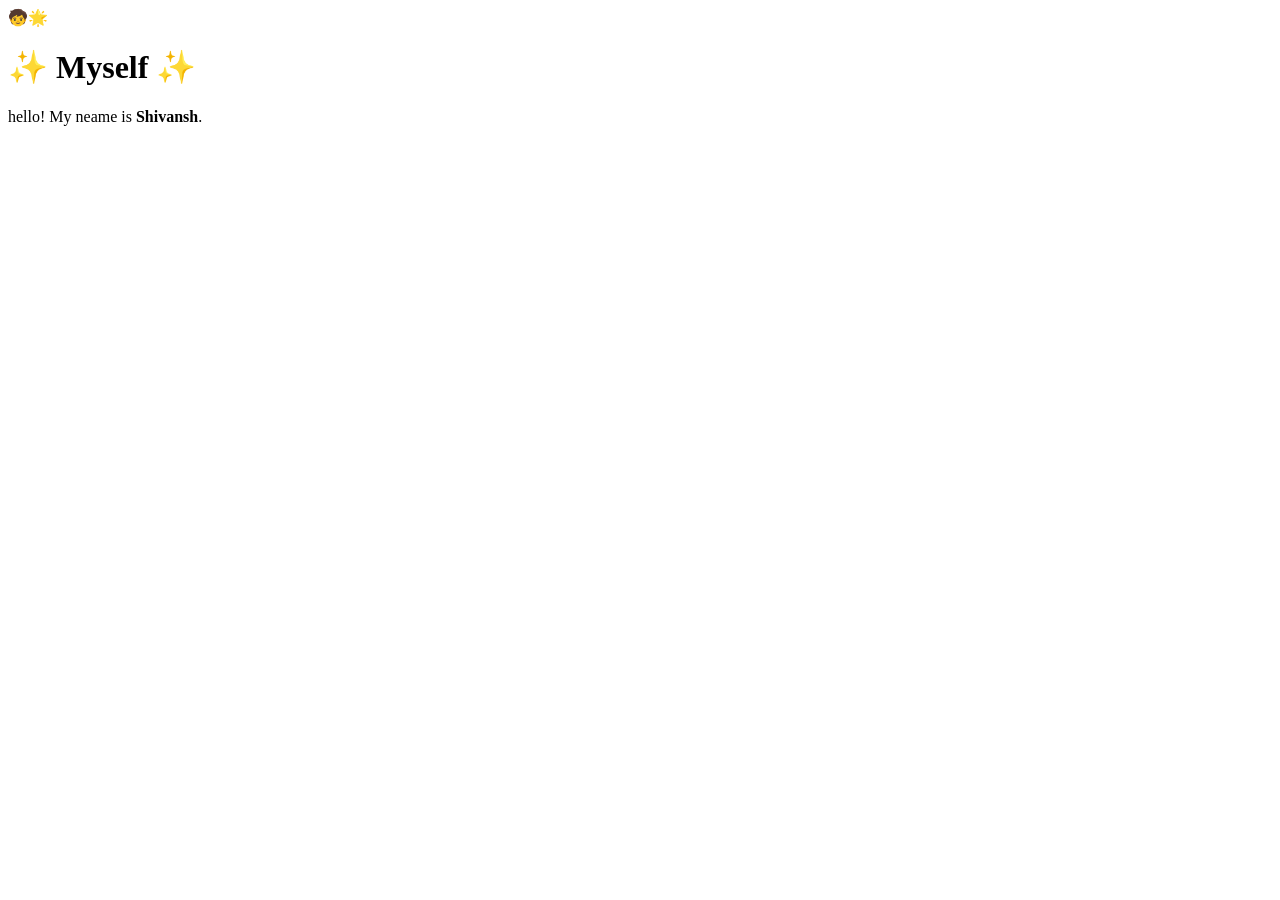
<file: myself.html>
<!DOCTYPE html>
<html>
    <head>
        <title>all about shivansh</title>

    </head>
    <body>
        <div class="emoji-big">🧒🌟</div>
        <h1>✨ Myself ✨</h1>
   <p>hello! My neame is <strong>Shivansh</strong>.</p>
   
    </body>
</html>
</file>
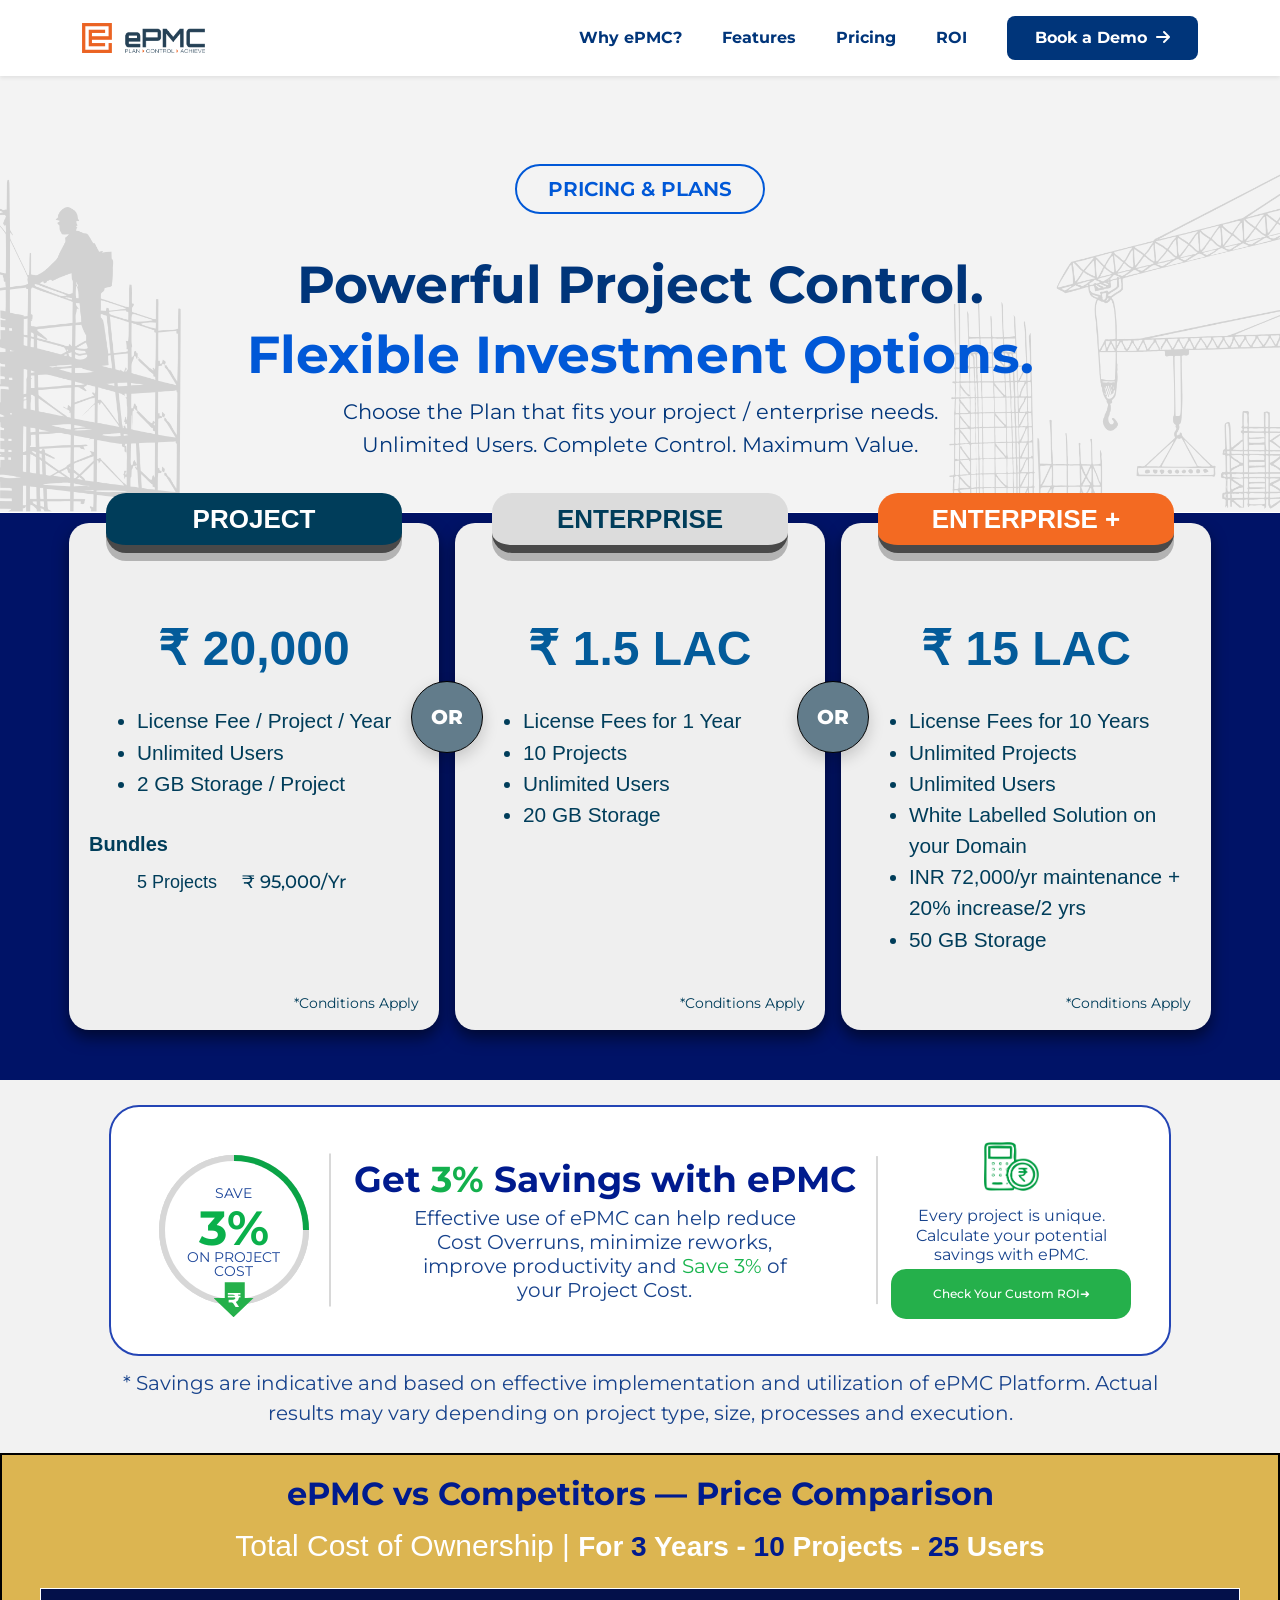
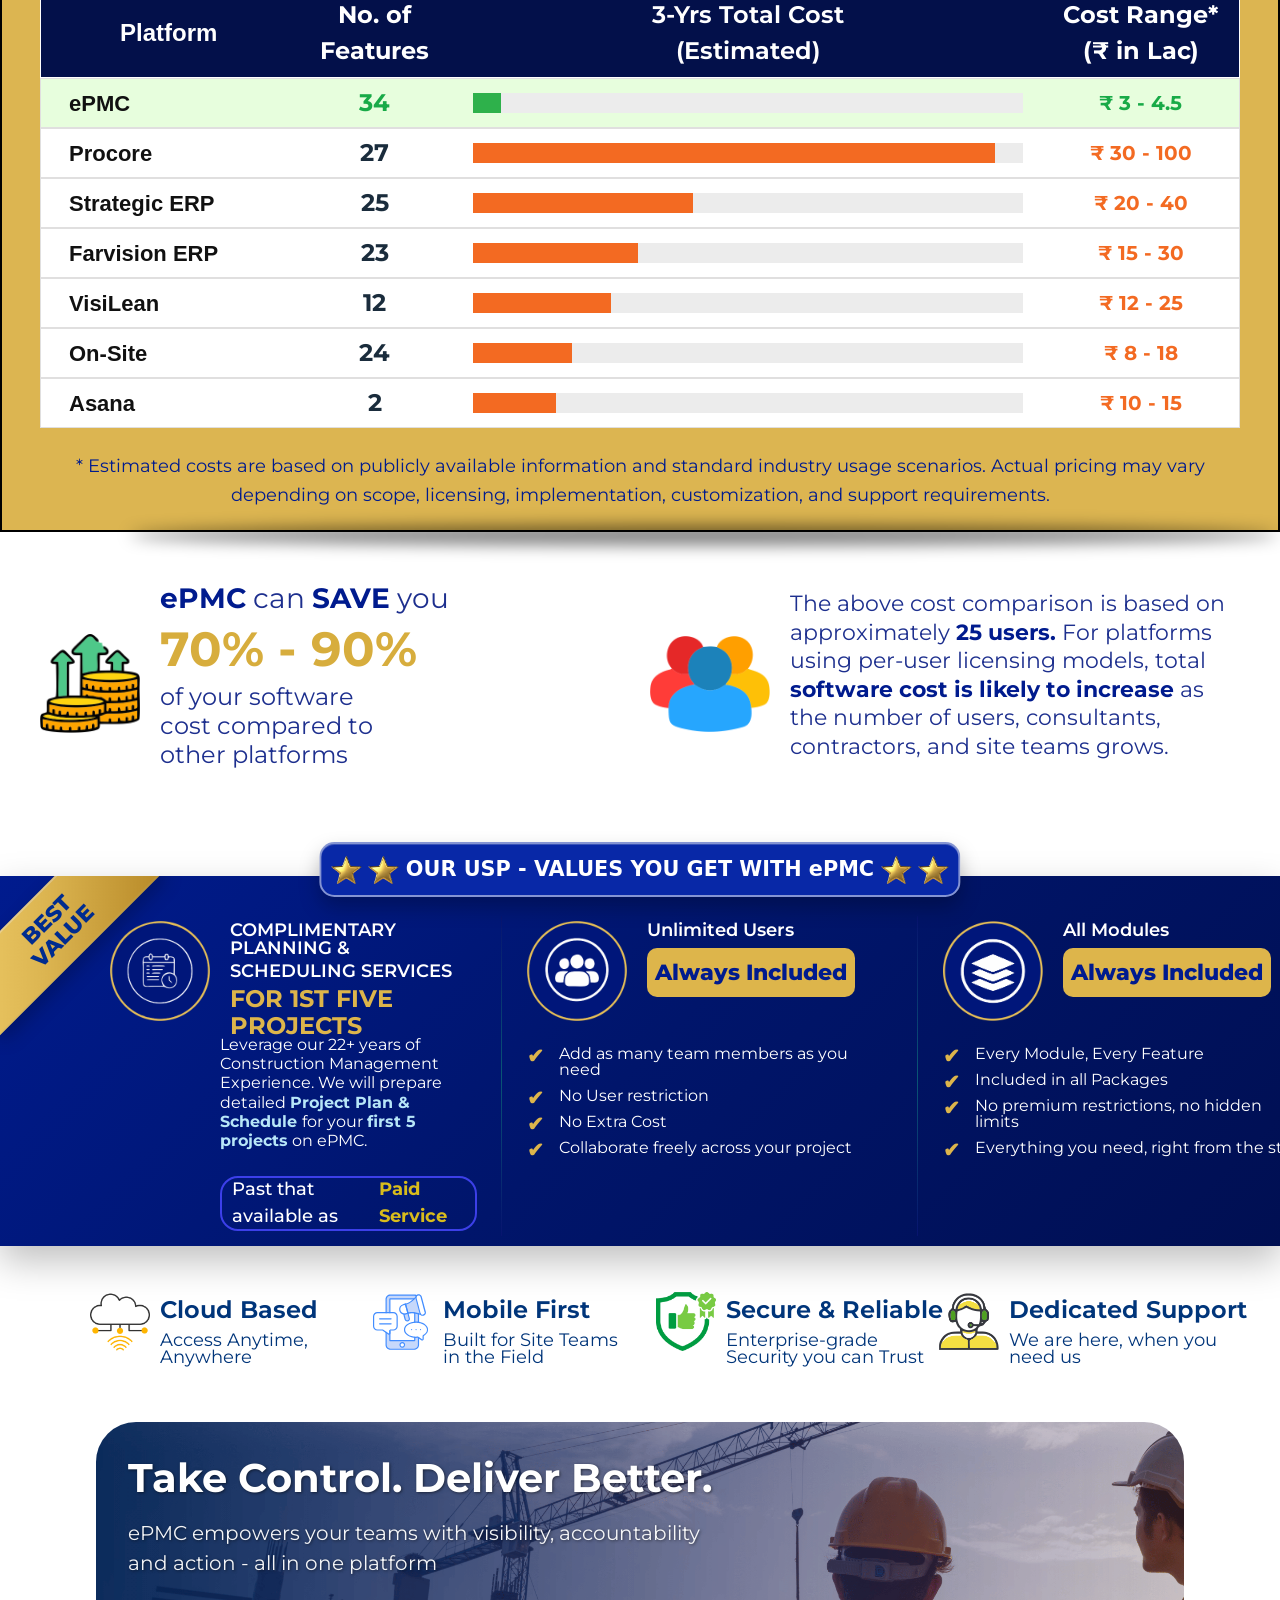
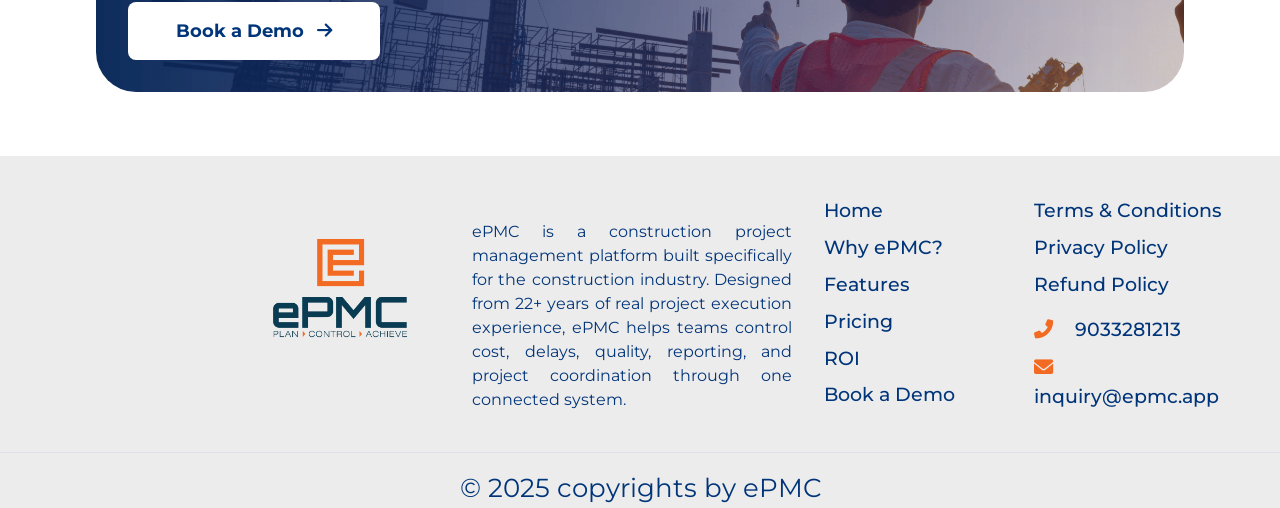
<file: pricing.html>
<!DOCTYPE html>
<html lang="en">
<head>
    <meta charset="UTF-8">
    <meta name="viewport" content="width=device-width, initial-scale=1.0, user-scalable=yes">
    <title>ePMC | Construction Project Management | Pricing & ROI</title>
    
    <!-- Bootstrap 5 + Font Awesome + Google Fonts -->
    <link href="https://cdn.jsdelivr.net/npm/bootstrap@5.3.0-alpha1/dist/css/bootstrap.min.css" rel="stylesheet">
    <link rel="stylesheet" href="https://cdnjs.cloudflare.com/ajax/libs/font-awesome/6.0.0-beta3/css/all.min.css">
    <link href="https://fonts.googleapis.com/css2?family=Montserrat:wght@300;400;500;600;700;800;900&display=swap" rel="stylesheet">
    
    <!-- ========== EMBEDDED CSS (all styles) ========== -->
<style>
      /* Brand Colors (same as index) */
    :root {
      --epmc-blue: #00357a;
      --epmc-orange: #f36a22;
      --epmc-golden: #dcb551;
      --epmc-vivid-blue: #0058d7;
      --epmc-green: #00b050;
      --epmc-red: #ff0000;
      --epmc-light-blue: #538dd5;
      --epmc-bg-soft: #F8FAFF;
      --epmc-text: #1A2C3C;
    }
    * {
      font-family: 'Montserrat', 'Canva Sans', sans-serif;
    }
    body {
      background: #ffffff;
      scroll-behavior: smooth;
      color: var(--epmc-text);
    }
    .text-epmc { color: var(--epmc-blue) !important; }
    .bg-epmc { background-color: var(--epmc-blue) !important; }
    .text-epmc-orange { color: var(--epmc-orange) !important; }
    .bg-epmc-orange { background-color: var(--epmc-orange) !important; }
    .text-epmc-golden { color: var(--epmc-golden) !important; }
    .bg-epmc-soft { background-color: var(--epmc-bg-soft) !important; }
    
    /* Buttons */
    .btn-epmc {
      background-color: var(--epmc-blue);
      color: white;
      border-radius: 8px;
      padding: 10px 28px;
      font-weight: 700;
      border: none;
      transition: all 0.2s ease;
      text-decoration: none;
      display: inline-block;
    }
    .btn-epmc:hover {
      background-color: #002a5e;
      transform: translateY(-2px);
      box-shadow: 0 4px 12px rgba(0,53,122,0.25);
      color: white;
    }
    .btn-epmc-outline {
      background: transparent;
      border: 2px solid var(--epmc-blue);
      color: var(--epmc-blue);
      border-radius: 8px;
      padding: 8px 26px;
      font-weight: 700;
      transition: all 0.2s ease;
      text-decoration: none;
      display: inline-block;
    }
    .btn-epmc-outline:hover {
      background: var(--epmc-blue);
      color: white;
    }
    .btn-epmc-accent {
      background-color: var(--epmc-orange);
      color: white;
      border-radius: 8px;
      padding: 10px 28px;
      font-weight: 700;
      border: none;
    }
    .btn-epmc-accent:hover {
      background-color: #d45a1c;
      transform: translateY(-2px);
    }
    .btn-white-blue {
      background-color: white;
      color: var(--epmc-blue);
      border-radius: 8px;
      padding: 12px 36px;
      font-weight: 700;
      border: none;
      transition: all 0.2s ease;
      text-decoration: none;
      display: inline-block;
      font-size: 1.1rem;
    }
    .btn-white-blue:hover {
      background-color: #f0f0f0;
      transform: translateY(-2px);
      box-shadow: 0 6px 12px rgba(0,0,0,0.1);
      color: var(--epmc-blue);
    }

    /* Navbar */
    .navbar-brand-custom {
      display: flex;
      align-items: center;
    }
    .navbar-logo {
      max-height: 30px;
      width: auto;
    }
    .nav-link-custom {
      font-weight: 700;
      color: #00357a !important;
      text-decoration: none;
      margin-right: 1.5rem;
      transition: color 0.2s;
    }
    .nav-link-custom:hover {
      color: #f36a22 !important;
    }
    @media (max-width: 768px) {
      .nav-link-custom {
        margin-right: 0;
        margin-bottom: 0.5rem;
      }
      .navbar-logo { max-height: 25px; }
    }

/* ==============================
   Hero Section (Pricing Page)
   ============================== */
.hero-bg {
    position: relative;
    min-height: 250px;
    background-image: url("pricing_images/hero_back.png");
    background-size: cover;
    background-position: center;
    background-repeat: no-repeat;
    overflow: hidden;
    display: flex;
    align-items: center;
    justify-content: center;
    padding: 4rem 0;
}

.hero-bg .container {
    position: relative;
    z-index: 2;
}

.pricing-label {
    display: inline-flex;
    align-items: center;
    justify-content: center;
    width: 250px;
    height: 50px;
    margin: 40px auto;
    border: 2px solid #0058D7;
    border-radius: 30px;
    background: transparent;
    color: #0058D7;
    font-size: 20px;
    font-weight: 650;
    font-family: 'Montserrat', sans-serif;
}

.hero-bg h2 {
    font-family: 'Montserrat', sans-serif;
    font-weight: bold;
    font-size: 58px;
    margin-bottom: 0.5rem;
}

.hero-bg h2:first-of-type {
    color: #00357a;
}

.hero-bg h2:nth-of-type(2) {
    color: #0058D7;
}

.hero-bg p {
    font-family: 'Montserrat', sans-serif;
    color: #00357a;
    margin-bottom: 36px;
    padding-bottom: 0;
    font-size: 1.1rem;
    line-height: 1.6;
}

@media (max-width: 768px) {
    .hero-bg {
        padding: 2.5rem 1rem;
    }

    .hero-bg h2 {
        font-size: 24px !important;
    }

    .hero-bg p {
        font-size: 0.95rem;
        margin-bottom: 24px;
    }

    .pricing-label {
        width: 200px;
        height: 42px;
        font-size: 15px;
        margin: 24px auto;
    }
}

@media (max-width: 480px) {
    .hero-bg h2 {
        font-size: 20px !important;
    }

    .pricing-label {
        width: 170px;
        height: 38px;
        font-size: 13px;
        border-width: 2px;
    }
}

/* ------------ pricing Section -------------- */
/* ==============================
   Pricing Section
   ============================== */
.pricing-section {
    background: #001367;
    padding: 40px 10px;
    overflow: visible;
}

.pricing-container {
    max-width: 1000px;
    margin: auto;
    display: flex;
    align-items: stretch;
    justify-content: center;
    gap: 12px;
    position: relative;
    margin-bottom: 10px;
}

.pricing-card {
    margin-top: -30px;
    flex: 0 0 300px;
    min-width: 370px;
    max-width: 370px;
    background: #efefef;
    border-radius: 20px;
    position: relative;
    padding-top: 70px;
    box-shadow: 0 8px 15px rgba(0, 0, 0, 0.5);
    display: flex;
    flex-direction: column;
}

.pricing-top {
    position: absolute;
    top: -30px;
    left: 50%;
    transform: translateX(-50%);
    width: 80%;
    height: 60px;
    border-radius: 20px;
    display: flex;
    align-items: center;
    justify-content: center;
    font-size: 26px;
    font-weight: 650;
    font-family: 'canvasans', canvasans, sans-serif;
    color: white;
    border-bottom: 8px solid rgb(73, 73, 73);
    box-shadow: 0 8px 0 rgba(0, 0, 0, 0.25);
}

.project-bg {
    background: #003d5a;
}

.enterprise-bg {
    background: #dcdcdc;
    color: #003d5a;
}

.enterprise-plus-bg {
    background: #f36a22;
}

.pricing-content {
    padding: 20px 20px 16px;
    flex: 1;
    display: flex;
    flex-direction: column;
}

.pricing-price {
    font-size: 48px;
    font-weight: 600;
    font-family:'Segoe UI', Tahoma, Geneva, Verdana, sans-serif;
    color: #035b9a;
    margin-bottom: 20px;
    text-align: center;
}

.pricing-list {
    padding-left: 24px;
    margin-left: 24px;
    margin-bottom: 20px;
    font-size: 1.4rem;
    line-height: 1;
     margin-bottom: 30px;
}

.pricing-list li {
    font-size: 1.3rem;
    line-height: 1.5;
    font-weight: 500;
    font-family: 'canvasans', canvasans, sans-serif;
    color: #003d5a;
   
}

.bundle-title {
    font-size: 20px;
    font-weight: 700;
    font-family: 'canvasans', canvasans, sans-serif;
    color: #003d5a;
    margin-bottom: 10px;
}

.bundle-list li {
    display: flex;
    justify-content: left;
    gap: 25px;
    font-size: 18px;
}

.conditions {
    text-align: right;
    margin-top: auto;
    font-size: 14px;
    color: #003d5a;
    padding-top: 8px;
}

.or-circle {
  margin-top: -150px;
    width: 72px;
    height: 72px;
    min-width: 72px;
    border-radius: 50%;
    background: #627c8b;
    display: flex;
    align-items: center;
    justify-content: center;
    color: white;
    font-size: 20px;
    font-weight: 800;
    border: 1px solid black;
    box-shadow: 0 6px 16px rgba(0, 0, 0, 0.18);
    align-self: center;
    position: relative;
    z-index: 2;
    margin-left: -40px;
    margin-right: -40px;
}

@media (max-width: 1100px) {
    .pricing-container {
        flex-direction: column;
        align-items: center;
    }

    .pricing-card {
        flex: 0 0 auto;
        width: 100%;
        max-width: 450px;
        margin-top: 0;
    }

    .or-circle {
        width: 64px;
        height: 64px;
        min-width: 64px;
        font-size: 24px;
        margin: 10px 0;
    }
}

@media (max-width: 768px) {
    .pricing-section {
        padding: 50px 16px;
    }

    .pricing-card {
        width: 100%;
        max-width: 100%;
        padding-top: 60px;
    }

    .pricing-top {
        height: 54px;
        font-size: 22px;
    }

    .pricing-price {
        font-size: 36px;
    }

    .pricing-list li {
        font-size: 14px;
    }

    .bundle-title {
        font-size: 18px;
    }
}

/* ==============================
   ROI Section
   ============================== */
.roi-section {
    padding: 25px 15px;
    background: rgb(242, 242, 242);
}

.roi-container {
  padding: 25px 25px;
    max-width: 85%;
    max-height: 300px;
    margin: 0 auto;
    border: 2px solid #2445b5;
    border-radius: 30px;
    background: white;
    display: flex;
    align-items: center;
    justify-content: space-between;
    overflow: hidden;
}

.roi-left,
.roi-center,
.roi-right {
    padding: 10px 10px;
    position: relative;
}

.roi-left {
    flex: 1;
}

.roi-center {
    flex: 3;
}

.roi-right {
    flex: 1.4;
}

.roi-left::after,
.roi-center::after {
    content: "";
    position: absolute;
    top: 50%;
    right: 0;
    transform: translateY(-50%);
    width: 2px;
    height: 90%;
    background: #d8d8d8;
}

.roi-left {
    display: flex;
    justify-content: center;
}

.saving-circle {
    width: 150px;
    height: 150px;
    border-radius: 50%;
    position: relative;
    display: flex;
    flex-direction: column;
    align-items: center;
    justify-content: center;
    background: #d7d7d7;   /* gray background for the empty part */
}

/* The colored arc (thick border effect) */
.saving-circle::before {
    content: "";
    position: absolute;
    top: 0;
    left: 0;
    width: 100%;
    height: 100%;
    border-radius: 50%;
    background: conic-gradient(
        from 360deg,              /* start at top (12 o'clock) */
        #0aa346 0deg 90deg,      /* green from top to right (90° sweep) */
        #d7d7d7 90deg 360deg     /* gray for the remaining 270° */
    );
}

/* Inner circle to create a "border" effect (thickness) */
.saving-circle::after {
    content: "";
    position: absolute;
    top: 6px;
    left: 6px;
    width: calc(100% - 12px);
    height: calc(100% - 12px);
    background: white;       /* or match your page background */
    border-radius: 50%;
    z-index: 1;
}

/* Content (text) goes on top */
.saving-circle > * {
    position: relative;
    z-index: 2;
}

.saving-top {
    color: #1d469a;
    font-size: 14px;
    margin-bottom: 8px;
}

.saving-number {
    font-size: 48px;
    font-weight: 700;
    color: #0ab04b;
    line-height: 1;
    margin-top: -8px;
}

.saving-bottom {
    text-align: center;
    color: #1d469a;
    font-size: 14px;
    line-height: 1;
    margin-top: -2px;
    max-width: 100px;
}

.saving-arrow {
    position: absolute;
    bottom: -12px;
    width: 40px;
    height: 35px;
    background: #25b04b;
    clip-path: polygon(50% 100%, 0 45%, 28% 45%, 28% 0, 78% 0, 78% 45%, 100% 45%);
    display: flex;
    align-items: center;
    justify-content: center;
    color: white;
    font-size: 20px;
    font-weight: 700;
}

.roi-center {
    text-align: center;
}

.roi-title {
    font-size: 36px;
    font-weight: 700;
    color: #001b8e;
    margin-bottom: 5px;
}

.roi-title span {
    color: #13b04d;
}

.roi-description {
    
    font-size: 20px;
    font-weight: 500px;
    line-height: 1.2;
    color: #18438c;
    max-width: 400px;
    margin: 0 auto;      /* centers the block horizontally */
    text-align: center;  /* centers the text inside */
}

.roi-description span {
    color: #18b44d;
}

.roi-right {
    text-align: center;
}

.roi-icon {
    width: 55px;
    margin: 0 auto 15px;
}

.roi-right-text {
    font-size: 16px;
    line-height: 1.2;
    max-width: 300px;
    color: #18438c;
    margin-bottom: 5px;
}

.roi-button {
    display: inline-flex;
    align-items: center;
    justify-content: center;
    background: #25b04b;
    color: white;
    width: 240px;
    height: 50px;
    padding: 0 5px;
    border-radius: 15px;
    font-size: 12px;
    font-weight: 500;
    cursor: pointer;
    transition: 0.25s;
}

.roi-button:hover {
    transform: translateY(-2px);
    box-shadow: 0 12px 24px rgba(0, 0, 0, 0.15);
}

.roi-note {
    min-width: 200px;
    max-width: 1100px;
    margin: 12px auto 0;
    text-align: center;
    font-size: 20px;
    line-height: 1.5;
    color: #18438c;
}

@media (max-width: 1200px) {
    .roi-container {
        flex-direction: column;
    }

    .roi-left::after,
    .roi-center::after {
        display: none;
    }

    .roi-title {
        font-size: 48px;
    }

    .roi-description {
        font-size: 24px;
    }

    .roi-right-text {
        font-size: 22px;
    }

    .roi-note {
        font-size: 18px;
        padding: 0 20px;
    }
}

@media (max-width: 768px) {
    .roi-section {
        padding: 50px 16px;
    }

    .roi-container {
        border-radius: 28px;
    }

    .roi-left,
    .roi-center,
    .roi-right {
        padding: 36px 24px;
    }

    .saving-circle {
        width: 180px;
        height: 180px;
    }

    .saving-number {
        font-size: 64px;
    }

    .roi-title {
        font-size: 34px;
    }

    .roi-description {
        font-size: 18px;
    }

    .roi-right-text {
        font-size: 18px;
    }

    .roi-button {
        width: 100%;
        height: 58px;
        font-size: 18px;
    }

    .roi-note {
        font-size: 14px;
    }
}

/* ==============================
   Price Comparison Section
   ============================== */
.price-comparison-section {
    background: #dcb551;
    padding: 20px 20px;
    border: 2px solid black;
    position: relative;
}

.price-comparison-section::after {
    content: '';
    position: absolute;
    bottom: -15px;
    left: 10%;
    width: 90%;
    height: 20px;
    background: rgba(0, 0, 0, 0.5);
    filter: blur(8px);
    border-radius: 50%;
    pointer-events: none;
}

.comparison-wrapper {
    max-width: 1200px;
    margin: auto;
    
}

.comparison-main-title {
    text-align: center;
    font-size: 32px;
    font-weight: 700;
    color: #001b8e;
    margin-bottom: 10px;
}

.comparison-subtitle {
    text-align: center;
    font-family: 'canvasans', canvasans, sans-serif;
    font-size: 28px;
    color: white;
    margin-bottom: 20px;
}
.comparison-subtitle .blue-number {
    color: #001b8e;  /* your brand blue */
}

.comparison-subtitle span {
    font-size: 28px;
     font-family: 'canvasans', canvasans, sans-serif;
    font-weight: 700;
    color: #ffffff;
}

.price-table {
    width: 100%;
    background: white;
    
}

.price-row {
    display: grid;
    grid-template-columns: 1.3fr 0.8fr 3fr 1fr;
    align-items: center;
    min-height: 50px;
    max-height: 50px;
    border: 1px solid #e0dfdf;
    
}

.price-header {
    background: #03104a;
    color: white;
    font-size: 24px;
   font-weight: 650;
    min-height: 90px;
    border: 1px solid white;
    align-content: center;
}

.price-header div {
    font-size: 24px;
    text-align: center;
    padding: 20px;
}

.col-platform {
    padding-left: 28px;
    font-size: 22px;
    font-weight: 625;
    font-family: 'canvasans', canvasans, sans-serif;
    color: #111;
    
    
}

.col-features {
    text-align: center;
    font-size: 24px;
    font-weight: 700;
}

.col-bar {
    padding: 0 20px;
}

.col-range {
    text-align: center;
    font-size: 20px;
    font-weight: 700;
}

.green-text {
    color: #18aa47;
}

.orange-text {
    color: #f36a22;
}

.bar-track {
    width: 100%;
    height: 20px;
    background: #ececec;
    position: relative;
}

.bar-fill {
    height: 100%;
}

.green-fill {
    background: #2eb14b;
}

.orange-fill {
    background: #f36a22;
}

.comparison-footnote {
    text-align: center;
    color: #001b8e;
    font-size: 18px;
    line-height: 1.6;
    margin-top: 24px;
    padding: 0 20px;
}

@media (max-width: 1200px) {
    .comparison-main-title {
        font-size: 42px;
    }

    .comparison-subtitle {
        font-size: 28px;
    }

    .price-header div {
        font-size: 22px;
    }

    .col-platform,
    .col-features,
    .col-range {
        font-size: 22px;
    }
}

@media (max-width: 768px) {
    .price-comparison-section {
        padding: 40px 12px;
        overflow-x: auto;
    }

    .comparison-wrapper {
        min-width: 1000px;
    }

    .comparison-main-title {
        font-size: 30px;
    }

    .comparison-subtitle {
        font-size: 18px;
        line-height: 1.5;
    }

    .comparison-footnote {
        font-size: 14px;
    }
}

/* ==============================
   Software Saving Section – Reduced Gap & Centered
   ============================== */
.software-saving-section {
    padding: 50px 20px;
    margin: 0 auto;
    background: #fff;
    display: flex;
    justify-content: center;
}

.software-saving-wrapper {
    max-width: 1200px;
    width: 100%;
    display: flex;
    align-items: center;      /* vertically center both columns */
    justify-content: center;  /* horizontally center the columns */
    gap: 20px;                /* REDUCED from larger value – adjust to your preference */
    flex-wrap: wrap;
}

.software-saving-left {
    flex: 1;
    display: flex;
    align-items: center;
    gap: 20px;
    justify-content: center;
}

.software-saving-icon {
    width: 100px;
    flex-shrink: 0;
}

.software-saving-content {
    flex: 1;
    text-align: left;
}

.software-saving-title {
    font-size: 28px;
    line-height: 1.2;
    font-weight: 400;
    color: #1d2f8e;
    margin-bottom: 10px;
}

.blue-bold {
    color: #001b8e;
    font-weight: 700;
}

.saving-percentage {
    font-size: 48px;
    line-height: 1;
    font-weight: 700;
    color: #d7ad3d;
    margin-bottom: 10px;
}

.software-saving-description {
    max-width: 250px;
    font-size: 24px;
    line-height: 1.2;
    color: #1d2f8e;
}

.software-saving-right {
    flex: 1;
    display: flex;
    align-items: center;
    gap: 20px;
    justify-content: center;
}

.users-icon {
    width: 120px;
    flex-shrink: 0;
}

.software-users-text {
    font-size: 22px;
    line-height: 1.3;
    color: #1d2f8e;
    text-align: left;
}

/* Responsive: stack on smaller screens */
@media (max-width: 900px) {
    .software-saving-wrapper {
        flex-direction: column;
        gap: 40px;            /* vertical gap when stacked */
    }
    .software-saving-left,
    .software-saving-right {
        flex-direction: column;
        align-items: center;
        text-align: center;
    }
    .software-saving-content,
    .software-users-text {
        text-align: center;
        max-width: 90%;
    }
    .software-saving-description {
        max-width: 100%;
    }
    .saving-percentage {
        font-size: 70px;
    }
    .software-saving-description {
        font-size: 28px;
    }
    .software-users-text {
        font-size: 26px;
    }
}

@media (max-width: 768px) {
    .software-saving-section {
        padding: 40px 16px;
    }
    .software-saving-wrapper {
        gap: 30px;
    }
    .software-saving-icon {
        width: 100px;
    }
    .users-icon {
        width: 90px;
    }
    .software-saving-title {
        font-size: 24px;
    }
    .saving-percentage {
        font-size: 48px;
    }
    .software-saving-description {
        font-size: 20px;
    }
    .software-users-text {
        font-size: 18px;
    }
}



        /* ========== USP SECTION ========== */
        .usp-wrapper {
            position: relative;
            width: 100%;
            margin: 40px auto;
            
        }

        .custom-box {
            position: relative;
            background: linear-gradient(135deg, #001b8e 0%, #00156b 50%, #000f52 100%);
            padding: 100px 25px 10px;
            box-shadow: 0 15px 35px rgba(0, 0, 0, 0.25);
            overflow: hidden;
        }

        .top-label {
            position: absolute;
            top: -34px;
            left: 50%;
            transform: translateX(-50%);
            background: #0828a7;
            padding: 10px 10px;
            border: 2px solid rgba(255, 255, 255, 0.5);
            border-radius: 15px;
            font-size: 1.3rem;
            font-family: system-ui, -apple-system, BlinkMacSystemFont, 'Segoe UI', Roboto, Oxygen, Ubuntu, Cantarell, 'Open Sans', 'Helvetica Neue', sans-serif;
            font-weight: 600;
            color: white;
            white-space: nowrap;
            box-shadow: 0 10px 20px rgba(0, 0, 0, 0.25), inset 0 1px 0 rgba(255, 255, 255, 0.2);
            z-index: 20;
        }

        .top-label .star-icon {
            display: inline-block;
            vertical-align: middle;
            width: 30px;
            height: auto;
            margin: 0 0px;
        }

        .best-value {
            position: absolute;
            top: 15px;
            left: -60px;
            width: 230px;
            background: linear-gradient(135deg, #f0cd69 0%, #dcb551 45%, #b88a28 100%);
            color: #002c8f;
            text-align: center;
            padding: 12px 0;
            font-size: 22px;
            font-weight: 800;
            line-height: 1.05;
            text-transform: uppercase;
            transform: rotate(-45deg);
            box-shadow: 0 8px 18px rgba(0, 0, 0, 0.22);
            z-index: 15;
            border-top: 2px solid rgba(255, 255, 255, 0.35);
            border-bottom: 2px solid rgba(0, 0, 0, 0.08);
        }

        .usp-cards {
            display: flex;
            width: 100%;
            gap: 20px;
            margin-left: 70px;
            margin-top:-60px;
            margin-bottom: 0px;
        }

        .usp-card {
            flex: 1;
            padding: 5px 15px;
            min-height: 280px;
        }

        .usp-card:not(:last-child) {
            position: relative;
            border-right: none;          /* remove any solid border */
        }

        .usp-card:not(:last-child)::after {
            content: '';
            position: absolute;
            right: -10px;                /* half of gap (20px) → centers the line */
            top: 0;
            width: 1px;
            height: 100%;
            background: linear-gradient(
                to bottom,
                rgba(8, 20, 112, 0.9),   /* dark blue at top */
                rgb(9, 86, 116),         /* sky blue in middle */
                rgba(8, 20, 112, 0.9)    /* dark blue at bottom */
            );
            border-radius: 2px;
        }

        .usp-top-row {
            display: flex;
            align-items: flex-start;
            gap: 20px;
            margin-bottom: 25px;
        }

        .usp-icon {
            width: 100px;
            flex-shrink: 0;
        }
       

        .usp-title-area {
            flex: 1;
        }

        .usp-heading {
            color: white;
            font-size: 18px;
            line-height: 1;
            font-weight: 600;
            margin-bottom: 5px;
        }

        .usp-subheading {
            color: #ddb54b;
            font-size: 24px;
            line-height: 1.15;
            font-weight: 700;
        }

        .usp-description {
            margin-top: -30px;
            color: white;
            font-size: 16px;
            line-height: 1.2;
            font-weight: 400;
            margin-bottom: 28px;
            margin-left:110px;
            text-align: left;
        }

        .usp-button {
            margin-top: -30px;
            margin-left: 110px;
            display: inline-flex;
            align-items: center;
            justify-content: center;
            height: 55px;
            padding: 0 10px;
            border: 2px solid rgba(71, 71, 254, 0.85);
            border-radius: 18px;
            color: white;
            font-size: 18px;
            font-weight: 500;
            cursor: pointer;
            transition: 0.25s;
        }

       
        .usp-golden-box {
            display: inline-flex;
            align-items: center;
            justify-content: center;
            padding: 8px 8px;
            background: #ddb54b;
            border-radius: 10px;
            color: #001b8e;
            font-size: 22px;
            font-weight: 800;
            margin-top: 4px;
        }

        .usp-list {
            list-style: none;
            padding: 0;
            margin: 10px 0 0;
        }

        .usp-list li {
            position: relative;
            color: white;
            font-size: 16px;
            line-height: 1;
            margin-bottom: 10px;
            padding-left: 32px;
        }

        .usp-list li::before {
            content: "✔";
            position: absolute;
            left: 0;
            top: 0;
            color: #ddb54b;
            font-size: 20px;
            font-weight: 700;
        }

/* ========== USP SECTION – MOBILE RESPONSIVENESS ========== */
@media (max-width: 768px) {
    .usp-cards {
        margin-left: 0 !important;      /* remove left margin */
        margin-top: 0 !important;       /* remove negative top margin */
        flex-direction: column;
        gap: 30px;
    }

    .usp-card {
        padding: 0 10px;
        min-height: auto;
    }

    /* Remove the vertical gradient separator on mobile (cards stack) */
    .usp-card:not(:last-child)::after {
        display: none;
    }

    .usp-card:not(:last-child) {
        border-bottom: 1px solid rgba(255, 255, 255, 0.3);
        padding-bottom: 30px;
        margin-bottom: 10px;
    }

    .usp-top-row {
        flex-direction: row;        /* keep icon and text side by side on tablet */
        align-items: center;
        gap: 15px;
    }

    .usp-icon {
        width: 70px;
    }

    .usp-heading {
        font-size: 16px;
    }

    .usp-subheading {
        font-size: 20px;
    }

    .usp-description {
        margin-left: 0 !important;
        margin-top: 10px;
        text-align: center;
    }

    .usp-button {
        margin-left: 0 !important;
        width: auto;
        min-width: 200px;
        justify-content: center;
    }

    .usp-golden-box {
        font-size: 18px;
        padding: 6px 12px;
    }

    .usp-list li {
        font-size: 14px;
        line-height: 1.4;
    }
}

@media (max-width: 576px) {
    .usp-cards {
        gap: 25px;
    }

    .usp-top-row {
        flex-direction: column;     /* stack icon above text on small phones */
        text-align: center;
        gap: 10px;
    }

    .usp-title-area {
        text-align: center;
    }

    .usp-heading, .usp-subheading {
        text-align: center;
    }

    .usp-description {
        text-align: center;
        margin-left: 0;
        font-size: 14px;
    }

    .usp-button {
        width: 100%;
        font-size: 16px;
        height: 48px;
    }

    .usp-icon {
        width: 60px;
    }

    .usp-golden-box {
        align-self: center;
    }

    .best-value {
        font-size: 14px;
        width: 160px;
        left: -60px;
        top: 10px;
        padding: 8px 0;
    }

    .top-label {
        font-size: 12px;
        padding: 8px 12px;
        white-space: normal;
        width: 90%;
    }

    .top-label .star-icon {
        width: 16px;
    }

    .custom-box {
        padding: 50px 15px 20px;
    }
}   


/* ========== ADDITIONAL BENEFITS ========== */
        .benefit-item {
            display: flex;
            align-items: flex-start;
            gap: 10px;
            padding: 0.5rem;
        }

        .benefit-icon {
            width: 60px;
            height: 60px;
            object-fit: contain;
            flex-shrink: 0;
        }

        .benefit-text {
            display: flex;
            flex-direction: column;
            justify-content: center;
        }

        .benefit-title {
            font-weight: 650;
            color: var(--epmc-blue);
            margin-bottom: 0.20rem;
            font-size: 1.5rem;
            white-space: nowrap;
        }

        .benefit-desc {
            font-size: 1.1rem;
            color: var(--epmc-blue);
            line-height: 1;
        }

        /* ========== DASHBOARD SECTION ========== */
        .dashboard-showcase-dark {
            background: #170955;
            padding: 20px 20px;
            text-align: center;
        }

        .dashboard-title-dark {
            font-size: 2rem;
            font-weight: 650;
            color: white;
            margin-bottom: 50px;
            letter-spacing: -0.5px;
        }

        .carousel-container {
            max-width: 1000px;
            margin: 0 auto;
        }

        .fixed-frame {
            position: relative;
            width: 100%;
            padding-bottom: 56.25%;
            background: rgba(0, 0, 0, 0.2);
            border-radius: 28px;
            overflow: hidden;
            box-shadow: 0 20px 35px -10px rgba(0, 0, 0, 0.5);
        }

        .carousel-slides {
            position: absolute;
            top: 0;
            left: 0;
            width: 100%;
            height: 100%;
        }

        .carousel-img {
            position: absolute;
            top: 0;
            left: 0;
            width: 100%;
            height: 100%;
            object-fit: contain;
            display: none;
            border-radius: 24px;
            background: #0a1a3a;
        }

        .carousel-img.active {
            display: block;
            animation: fadeScale 0.5s ease;
        }

        @keyframes fadeScale {
            from {
                opacity: 0;
                transform: scale(0.98);
            }
            to {
                opacity: 1;
                transform: scale(1);
            }
        }

        .carousel-dots {
            margin-top: 30px;
        }

        .dot {
            display: inline-block;
            width: 10px;
            height: 10px;
            background: rgba(255, 255, 255, 0.4);
            border-radius: 50%;
            margin: 0 6px;
            cursor: pointer;
            transition: 0.2s;
        }

        .dot.active {
            background: #f36a22;
            width: 24px;
            border-radius: 8px;
        }

        @media (max-width: 768px) {
            .dashboard-title-dark {
                font-size: 1.8rem;
            }
            .fixed-frame {
                padding-bottom: 66%;
            }
        }

/* ==============================
   Final CTA
   ============================== */
.final-cta-box-left {
    background-image: url('/yepmc/takecontrol.png');
    background-size: cover;
    background-position: center;
    background-repeat: no-repeat;
    border-radius: 40px;
    padding: 2rem 2rem;
    color: white;
    max-width: 85%;
    margin: 0 auto;
}

.cta-content {
    max-width: 600px;
}

.cta-content h2,
.cta-content p {
    text-shadow: 1px 1px 3px rgba(0, 0, 0, 0.5);
}

.cta-content p {
    color: rgba(255, 255, 255, 0.95);
}

@media (max-width: 768px) {
    .final-cta-box-left {
        padding: 2rem 1.5rem;
    }
}

 /* ========== FOOTER ========== */
        .footer-new {
            margin-left: calc(-50vw + 50%);
            margin-right: calc(-50vw + 50%);
            margin-top: 4rem;
            background-color: rgb(237, 236, 236);
            width: 100vw;
            border-radius: 0;
        }

        .footer-logo {
            max-height: 200px;
            width: auto;
            margin-left: 13rem;
            margin-bottom: 1rem;
            display: block;
        }

        .footer-description {
            font-size: 1rem;
            line-height: 1.5;
            max-width: 400px;
            color: #00357a;
            margin-top: 2rem;
            text-align: justify;
        }

        .footer-vertical-links a {
            margin-top: 0.5rem;
            line-height: 1.5;
            color: #00357a;
            text-decoration: none;
            font-size: 1.2rem;
            font-weight: 500;
            display: block;
            margin-bottom: 0.2rem;
            transition: color 0.2s;
        }

        .footer-vertical-links a:hover {
            color: #f36a22;
        }

        .footer-contact-info p {
            margin-bottom: 0.6rem;
            font-size: 1.2rem;
            color: #00357a;
            font-weight: 500;
        }

        .footer-contact-info i {
            width: 28px;
            color: #f36a22;
        }

        .footer-copyright {
            text-align: center;
            margin-top: 2rem;
            padding-top: 1rem;
            border-top: 1px solid #dee2e6;
            color: #00357a;
            font-size: 1.6rem;
        }

        .footer-grid {
            display: grid;
            grid-template-columns: 1fr 1.8fr 1fr 1.2fr;
            gap: 2rem;
        }
        /* ========== FOOTER ========== */
.footer-new {
    margin-left: calc(-50vw + 50%);
    margin-right: calc(-50vw + 50%);
    margin-top: 4rem;
    background-color: rgb(237, 236, 236);
    width: 100vw;
    border-radius: 0;
}

.footer-grid {
    display: grid;
    grid-template-columns: 1fr 1.8fr 1fr 1.2fr;
    gap: 2rem;
    padding: 2rem 2rem 0 2rem;  /* added horizontal padding for better spacing */
}

.footer-logo {
    max-height: 200px;
    width: auto;
    margin-left: 13rem;
    margin-bottom: 1rem;
    display: block;
}

.footer-description {
    font-size: 1rem;
    line-height: 1.5;
    max-width: 400px;
    color: #00357a;
    margin-top: 2rem;
    text-align: justify;
}

.footer-vertical-links a {
    margin-top: 0.5rem;
    line-height: 1.5;
    color: #00357a;
    text-decoration: none;
    font-size: 1.2rem;
    font-weight: 500;
    display: block;
    margin-bottom: 0.2rem;
    transition: color 0.2s;
}

.footer-vertical-links a:hover {
    color: #f36a22;
}

.footer-contact-info p {
    margin-bottom: 0.6rem;
    font-size: 1.2rem;
    color: #00357a;
    font-weight: 500;
}

.footer-contact-info i {
    width: 28px;
    color: #f36a22;
}

.footer-copyright {
    text-align: center;
    margin-top: 2rem;
    padding-top: 1rem;
    border-top: 1px solid #dee2e6;
    color: #00357a;
    font-size: 1.6rem;
}

/* ===== MOBILE RESPONSIVENESS (max-width: 768px) ===== */
@media (max-width: 768px) {
    .footer-grid {
        grid-template-columns: 1fr;   /* single column */
        gap: 1.5rem;
        text-align: center;
        padding: 1.5rem;
    }

    .footer-logo {
        margin-left: auto;
        margin-right: auto;
        max-height: 120px;
    }

    .footer-description {
        max-width: 100%;
        text-align: center;
        margin-top: 0;
        padding: 0 1rem;
    }

    .footer-vertical-links a {
        font-size: 1rem;
        text-align: center;
    }

    .footer-contact-info p {
        font-size: 1rem;
        text-align: center;
    }

    .footer-contact-info i {
        width: auto;
        margin-right: 8px;
    }

    .footer-copyright {
        font-size: 1rem;
        margin-top: 1rem;
        padding-top: 0.8rem;
    }
}

    /* Extra small devices (max-width: 480px) */
    @media (max-width: 480px) {
        .footer-grid {
            padding: 1rem;
        }
        
        .footer-description {
            font-size: 0.9rem;
        }
        
        .footer-vertical-links a,
        .footer-contact-info p {
            font-size: 0.9rem;
        }
        
        .footer-copyright {
            font-size: 0.8rem;
        }
    }

    /* Modal */
    .modal-content { border-radius: 32px; border: none; }
    .form-control, .form-select {
      border-radius: 16px;
      padding: 12px 16px;
      border: 1px solid #DEE2E6;
    }
    .form-control:focus, .form-select:focus {
      border-color: var(--epmc-orange);
      box-shadow: 0 0 0 3px rgba(243,106,34,0.2);
    }


</style>
</head>
<body>

<!-- Navigation -->
    <nav class="navbar navbar-expand-lg bg-white py-3 shadow-sm sticky-top">
        <div class="container">
            <a class="navbar-brand navbar-brand-custom" href="index.html">
                <img src="ePMC Logo PNG File.png" alt="ePMC Logo" class="navbar-logo">
            </a>
            <button class="navbar-toggler" type="button" data-bs-toggle="collapse" data-bs-target="#navbarNav">
                <span class="navbar-toggler-icon"></span>
            </button>
            <div class="collapse navbar-collapse" id="navbarNav">
                <ul class="navbar-nav ms-auto mb-2 mb-lg-0 align-items-center gap-3">
                    <li class="nav-item"><a class="nav-link-custom" href="whyepmc.html">Why ePMC?</a></li>
                    <li class="nav-item"><a class="nav-link-custom" href="Features.html">Features</a></li>
                    <li class="nav-item"><a class="nav-link-custom" href="Pricing.html">Pricing</a></li>
                    <li class="nav-item"><a class="nav-link-custom" href="ROI.html">ROI</a></li>
                </ul>
                <a href="#" class="btn btn-epmc ms-lg-3 mt-2 mt-lg-0" data-bs-toggle="modal" data-bs-target="#demoModal">Book a Demo <i class="fas fa-arrow-right ms-1"></i></a>
            </div>
        </div>
    </nav>

<!-- Hero Section -->
<section class="hero-bg py-4">
    <div class="container h-100">
        <div class="text-center my-4">
            <div class="pricing-label d-inline-flex align-items-center justify-content-center">
                PRICING & PLANS
            </div>
            <div class="row h-100">
                <div class="col-md-10 col-xl-9 text-center d-flex justify-content-center align-items-center mx-auto">
                    <div>
                        <h2 class="fw-bold mb-2" style="font-family: Montserrat, sans-serif; font-size: 52px; color: #00357a;">
                            Powerful Project Control.
                        </h2>
                        <h2 class="fw-bold mb-2" style="font-family: Montserrat, sans-serif; font-size: 52px; color: #0058D7;">
                            Flexible Investment Options.
                        </h2>
                        <p class="mb-0" style="font-family: Montserrat, sans-serif; color: #00357a; font-size:1.3rem">
                            Choose the Plan that fits your project / enterprise needs. 
                        </p>
                        <p class="mb-1" style="font-family: Montserrat, sans-serif; color: #00357a; font-size:1.3rem">
                             Unlimited Users. Complete Control. Maximum Value.
                        </p>
                    </div>
                </div>
            </div>
        </div>
    </div>
</section>


<!-- ========== PRICING SECTION ========== -->
<section class="pricing-section">
    <div class="pricing-container">

        <!-- CARD 1 -->
        <div class="pricing-card">
            <div class="pricing-top project-bg">PROJECT</div>
            <div class="pricing-content">
                <div class="pricing-price">₹ 20,000</div>
                <ul class="pricing-list">
                    <li>License Fee / Project / Year</li>
                    <li>Unlimited Users</li>
                    <li>2 GB Storage / Project</li>
                </ul>
                <div class="bundle-title">Bundles</div>
                <ul class="pricing-list bundle-list">
                    <li>5 Projects <span>₹ 95,000/Yr</span></li>
                    
                </ul>
                <div class="conditions">*Conditions Apply</div>
            </div>
        </div>

        <!-- OR -->
        <div class="or-circle">OR</div>

        <!-- CARD 2 -->
        <div class="pricing-card">
            <div class="pricing-top enterprise-bg">ENTERPRISE</div>
            <div class="pricing-content">
                <div class="pricing-price">₹ 1.5 LAC</div>
                <ul class="pricing-list">
                    <li>License Fees for 1 Year</li>
                    <li>10 Projects</li>
                    <li>Unlimited Users</li>
                    <li>20 GB Storage</li>
                </ul>
                <div class="conditions">*Conditions Apply</div>
            </div>
        </div>

        <!-- OR -->
        <div class="or-circle">OR</div>

        <!-- CARD 3 -->
        <div class="pricing-card">
            <div class="pricing-top enterprise-plus-bg">ENTERPRISE +</div>
            <div class="pricing-content">
                <div class="pricing-price">₹ 15 LAC</div>
                <ul class="pricing-list">
                    <li>License Fees for 10 Years</li>
                    <li>Unlimited Projects</li>
                    <li>Unlimited Users</li>
                    <li>White Labelled Solution on your Domain</li>
                    <li>INR 72,000/yr maintenance + 20% increase/2 yrs</li>
                    <li>50 GB Storage</li>
                </ul>
                <div class="conditions">*Conditions Apply</div>
            </div>
        </div>

    </div>
</section>

<!-- ========== ROI SAVINGS SECTION ========== -->
<section class="roi-section">
    <div class="roi-container">
        <!-- LEFT -->
        <div class="roi-left">
            <div class="saving-circle">
                <div class="saving-top">SAVE</div>
                <div class="saving-number">3%</div>
                <div class="saving-bottom">ON PROJECT COST</div>
                <div class="saving-arrow">₹</div>
            </div>
        </div>

        <!-- CENTER -->
        <div class="roi-center">
            <h2 class="roi-title">Get <span>3%</span> Savings with ePMC</h2>
            <p class="roi-description">
                Effective use of ePMC can help reduce Cost Overruns, minimize reworks, improve productivity and <span>Save 3%</span> of your Project Cost.
            </p>
        </div>

        <!-- RIGHT -->
        <div class="roi-right">
            <img src="pricing_images/calculator.png" alt="ROI Calculator" class="roi-icon">
            <p class="roi-right-text">Every project is unique. Calculate your potential savings with ePMC.</p>
            <div class="roi-button">Check Your Custom ROI <span>➜</span></div>
        </div>
    </div>
    <div class="roi-note">
        * Savings are indicative and based on effective implementation and utilization of ePMC Platform. Actual results may vary depending on project type, size, processes and execution.
    </div>
</section>

<!-- ========== PRICE COMPARISON SECTION ========== -->
<section class="price-comparison-section">
    <div class="comparison-wrapper">
        
        <h2 class="comparison-main-title">ePMC vs Competitors — Price Comparison</h2>
        <div class="comparison-subtitle" style="font-size: 30px;">
            Total Cost of Ownership |
            <span>For <span class="blue-number">3</span> Years - <span class="blue-number">10</span> Projects - <span class="blue-number">25</span> Users</span>
        </div>
        <div class="price-table">
            <div class="price-row price-header">
                <div class="col-platform" style="color: white;">Platform</div>
                <div class="col-features">No. of Features</div>
                <div class="col-bar">3-Yrs Total Cost<br>(Estimated)</div>
                <div class="col-range">Cost Range*<br>(₹ in Lac)</div>
            </div>
            <div class="price-row epmc-row" style="background-color: #E7FEDD;">
                <div class="col-platform">ePMC</div>
                <div class="col-features green-text">34</div>
                <div class="col-bar">
                    <div class="bar-track">
                        <div class="bar-fill green-fill" style="width:5%"></div>
                    </div>
                </div>
                <div class="col-range green-text">₹ 3 - 4.5</div>
            </div>
            <div class="price-row">
                <div class="col-platform">Procore</div>
                <div class="col-features blue-text">27</div>
                <div class="col-bar">
                    <div class="bar-track">
                        <div class="bar-fill orange-fill" style="width:95%"></div>
                    </div>
                </div>
                <div class="col-range orange-text">₹ 30 - 100</div>
            </div>
            <div class="price-row">
                <div class="col-platform">Strategic ERP</div>
                <div class="col-features blue-text">25</div>
                <div class="col-bar">
                    <div class="bar-track">
                        <div class="bar-fill orange-fill" style="width:40%"></div>
                    </div>
                </div>
                <div class="col-range orange-text">₹ 20 - 40</div>
            </div>
            <div class="price-row">
                <div class="col-platform">Farvision ERP</div>
                <div class="col-features blue-text">23</div>
                <div class="col-bar">
                    <div class="bar-track">
                        <div class="bar-fill orange-fill" style="width:30%"></div>
                    </div>
                </div>
                <div class="col-range orange-text">₹ 15 - 30</div>
            </div>
            <div class="price-row">
                <div class="col-platform">VisiLean</div>
                <div class="col-features blue-text">12</div>
                <div class="col-bar">
                    <div class="bar-track">
                        <div class="bar-fill orange-fill" style="width:25%"></div>
                    </div>
                </div>
                <div class="col-range orange-text">₹ 12 - 25</div>
            </div>
            <div class="price-row">
                <div class="col-platform">On-Site</div>
                <div class="col-features blue-text">24</div>
                <div class="col-bar">
                    <div class="bar-track">
                        <div class="bar-fill orange-fill" style="width:18%"></div>
                    </div>
                </div>
                <div class="col-range orange-text">₹ 8 - 18</div>
            </div>
            <div class="price-row">
                <div class="col-platform">Asana</div>
                <div class="col-features blue-text">2</div>
                <div class="col-bar">
                    <div class="bar-track">
                        <div class="bar-fill orange-fill" style="width:15%"></div>
                    </div>
                </div>
                <div class="col-range orange-text">₹ 10 - 15</div>
            </div>
        </div>
        <div class="comparison-footnote">
            * Estimated costs are based on publicly available information and standard industry usage scenarios. Actual pricing may vary depending on scope, licensing, implementation, customization, and support requirements.
        </div>
    </div>
</section>

<!-- ========== SOFTWARE SAVINGS SECTION (UPDATED IMAGES) ========== -->
<section class="software-saving-section">
    <div class="software-saving-wrapper">
        <!-- LEFT SIDE -->
        <div class="software-saving-left">
            <img src="pricing_images/softwarecost.png" alt="Software Cost" class="software-saving-icon">
            <div class="software-saving-content">
                <h2 class="software-saving-title">
                    <span class="blue-bold">ePMC</span> can <span class="blue-bold">SAVE</span> you
                </h2>
                <div class="saving-percentage">70% - 90%</div>
                <p class="software-saving-description">
                    of your software cost compared to other platforms
                </p>
            </div>
        </div>
        <!-- RIGHT SIDE -->
        <div class="software-saving-right">
            <img src="pricing_images/25users.png" alt="25 Users" class="users-icon">
            <p class="software-users-text">
                The above cost comparison is based on approximately <span class="blue-bold">25 users.</span>
                For platforms using per-user licensing models, total <span class="blue-bold">software cost is likely to increase</span>
                as the number of users, consultants, contractors, and site teams grows.
            </p>
        </div>
    </div>
</section>

 <!-- ==================== USP SECTION ==================== -->
    <section class="usp-new">
        <div class="usp-wrapper">
            <div class="top-label">
                <img src="features/start.png" alt="star" class="star-icon">
                <img src="features/start.png" alt="star" class="star-icon">
                OUR USP - VALUES YOU GET WITH ePMC
                <img src="features/start.png" alt="star" class="star-icon">
                <img src="features/start.png" alt="star" class="star-icon">
            </div>
            <div class="custom-box">
                <div class="best-value">Best<br>Value</div>
                <div class="content">
                    <div class="usp-cards">
                        <!-- Card 1 -->
                        <div class="usp-card">
                            <div class="usp-top-row">
                                <img src="features/firstfiveprojects.png" class="usp-icon" alt="">
                                <div class="usp-title-area">
                                    <h2 class="usp-heading">COMPLIMENTARY PLANNING &  </h2>
                                    <h2 class="usp-heading">SCHEDULING SERVICES</h2>
                                    <div class="usp-subheading">FOR 1ST FIVE PROJECTS</div>
                                </div>
                            </div>
                            <p class="usp-description">
                                Leverage our 22+ years of Construction Management Experience. We will prepare detailed <strong style="color: rgb(183, 230, 248);"> Project Plan & Schedule </strong >for your <strong style="color: rgb(183, 230, 248);">first 5 projects</strong> on ePMC.
                            </p>
                            <div class="usp-button">Past that available as <strong style="color:rgb(216, 188, 28); margin-left: 2px;"> Paid Service</strong> </div>
                        </div>
                        <!-- Card 2 -->
                        <div class="usp-card">
                            <div class="usp-top-row">
                                <img src="features/unlimitedusers.png" class="usp-icon" alt="">
                                <div class="usp-title-area">
                                    <h2 class="usp-heading">Unlimited Users</h2>
                                    <div class="usp-golden-box">Always Included</div>
                                </div>
                            </div>
                            <ul class="usp-list">
                                <li>Add as many team members as you need</li>
                                <li>No User restriction</li>
                                <li>No Extra Cost</li>
                                <li>Collaborate freely across your project</li>
                            </ul>
                        </div>
                        <!-- Card 3 -->
                        <div class="usp-card">
                            <div class="usp-top-row">
                                <img src="features/allmodule.png" class="usp-icon" alt="">
                                <div class="usp-title-area">
                                    <h2 class="usp-heading">All Modules</h2>
                                    <div class="usp-golden-box">Always Included</div>
                                </div>
                            </div>
                            <ul class="usp-list">
                                <li>Every Module, Every Feature</li>
                                <li>Included in all Packages</li>
                                <li>No premium restrictions, no hidden limits</li>
                                <li>Everything you need, right from the start</li>
                            </ul>
                        </div>
                    </div>
                </div>
            </div>
        </div>
    </section>



 <!-- ADDITIONAL BENEFITS -->
    <section class="py-5 bg-white" style="margin-top: -50px;">
        <div class="container" style="margin-top: 0 auto;">
            <div class="row g-3">
                <!-- ITEM 1 -->
                <div class="col-sm-6 col-lg-3">
                    <div class="benefit-item">
                        <img src="features/cloudbase.png" alt="Cloud Based" class="benefit-icon">
                        <div class="benefit-text">
                            <div class="benefit-title">Cloud Based</div>
                            <div class="benefit-desc">Access Anytime, Anywhere</div>
                        </div>
                    </div>
                </div>
                <!-- ITEM 2 -->
                <div class="col-sm-6 col-lg-3">
                    <div class="benefit-item">
                        <img src="features/mobilefirst.svg" alt="Mobile First" class="benefit-icon">
                        <div class="benefit-text">
                            <div class="benefit-title">Mobile First</div>
                            <div class="benefit-desc">Built for Site Teams in the Field</div>
                        </div>
                    </div>
                </div>
                <!-- ITEM 3 -->
                <div class="col-sm-6 col-lg-3">
                    <div class="benefit-item">
                        <img src="features/secureandreliable.png" alt="Secure & Reliable" class="benefit-icon">
                        <div class="benefit-text">
                            <div class="benefit-title">Secure & Reliable</div>
                            <div class="benefit-desc">Enterprise-grade Security you can Trust</div>
                        </div>
                    </div>
                </div>
                <!-- ITEM 4 -->
                <div class="col-sm-6 col-lg-3">
                    <div class="benefit-item">
                        <img src="features/dedicatedsupport.png" alt="Dedicated Support" class="benefit-icon">
                        <div class="benefit-text">
                            <div class="benefit-title">Dedicated Support</div>
                            <div class="benefit-desc">We are here, when you need us</div>
                        </div>
                    </div>
                </div>
            </div>
        </div>
    </section>

   <!-- Final CTA with background image – left aligned, no overlay -->
    <div class="final-cta-box-left">
      <div class="cta-content">
        <h2 class="display-6 fw-bold mb-3">Take Control. Deliver Better.</h2>
        <p class="fs-5 mb-4" style="max-width: 600px;">
          ePMC empowers your teams with visibility, accountability and action - all in one platform
        </p>
        <a href="#" class="btn btn-white-blue btn-lg px-5 py-3">
          Book a Demo <i class="fas fa-arrow-right ms-2"></i>
        </a>
      </div>
    </div>
  </div>
</section>

<!-- FOOTER -->
<div class="container">
    <div class="footer-new">
        <div class="footer-grid">
            <div><img src="EPMC-Logo-File-PNG.png" alt="ePMC Logo" class="footer-logo"></div>
            <div>
                <div class="footer-description">
                    ePMC is a construction project management platform built specifically for the construction industry. Designed from 22+ years of real project execution experience, ePMC helps teams control cost, delays, quality, reporting, and project coordination through one connected system.
                </div>
            </div>
            <div>
                <div class="footer-vertical-links">
                    <a href="#">Home</a>
                    <a href="whyepmc.html">Why ePMC?</a>
                    <a href="#features">Features</a>
                    <a href="#">Pricing</a>
                    <a href="#">ROI</a>
                    <a href="#" data-bs-toggle="modal" data-bs-target="#demoModal">Book a Demo</a>
                </div>
            </div>
            <div>
                <div class="footer-vertical-links">
                    <a href="#">Terms & Conditions</a>
                    <a href="#">Privacy Policy</a>
                    <a href="#">Refund Policy</a>
                </div>
                <div class="footer-contact-info mt-3">
                    <p><i class="fas fa-phone-alt me-2"></i> 9033281213</p>
                    <p><i class="fas fa-envelope me-2"></i> inquiry@epmc.app</p>
                </div>
            </div>
        </div>
        <div class="footer-copyright">© 2025 copyrights by ePMC</div>
    </div>
</div>

<!-- Demo Modal -->
<div class="modal fade" id="demoModal" tabindex="-1" aria-hidden="true">
    <div class="modal-dialog modal-dialog-centered modal-lg">
        <div class="modal-content">
            <div class="modal-header border-0 pb-0">
                <h5 class="modal-title fw-bold text-epmc fs-3">Request a Demo</h5>
                <button type="button" class="btn-close" data-bs-dismiss="modal" aria-label="Close"></button>
            </div>
            <div class="modal-body p-4 pt-0">
                <form action="https://formsubmit.co/company@example.com" method="POST">
                    <input type="hidden" name="_subject" value="ePMC Demo Request (Modal)">
                    <input type="hidden" name="_captcha" value="false">
                    <div class="row g-3">
                        <div class="col-md-6"><input type="text" name="Name" class="form-control" placeholder="Full Name *" required></div>
                        <div class="col-md-6"><input type="text" name="Company" class="form-control" placeholder="Company *" required></div>
                        <div class="col-md-6"><input type="email" name="Email" class="form-control" placeholder="Work Email *" required></div>
                        <div class="col-md-6"><input type="tel" name="Phone" class="form-control" placeholder="Phone *" required></div>
                        <div class="col-12">
                            <select name="Project Type" class="form-select">
                                <option>Civil Construction</option>
                                <option>MEPFI</option>
                                <option>Solar</option>
                                <option>Infra</option>
                                <option>Interior</option>
                            </select>
                        </div>
                        <div class="col-12"><textarea name="Message" rows="2" class="form-control" placeholder="Tell us about your project..."></textarea></div>
                        <div class="col-12"><button type="submit" class="btn btn-epmc-accent w-100 py-2"><i class="fas fa-paper-plane me-2"></i>Submit Request</button></div>
                    </div>
                </form>
            </div>
        </div>
    </div>
</div>

<script src="https://cdn.jsdelivr.net/npm/bootstrap@5.3.0-alpha1/dist/js/bootstrap.bundle.min.js"></script>
<script>console.log("Lead form ready — replace 'company@example.com' with actual email address.");</script>
<script>
    // Google Form popup function
    function openGoogleFormPopup(event) {
        event.preventDefault();
        var url = "https://forms.gle/yUfCUgpv35yM8Sxk8";
        var width = 600;
        var height = 700;
        var left = (screen.width - width) / 2;
        var top = (screen.height - height) / 2;
        window.open(url, "GoogleFormPopup", "width=" + width + ",height=" + height + ",left=" + left + ",top=" + top + ",resizable=yes,scrollbars=yes,toolbar=no,location=yes");
        return false;
    }
</script>
</body>
</html>
</file>
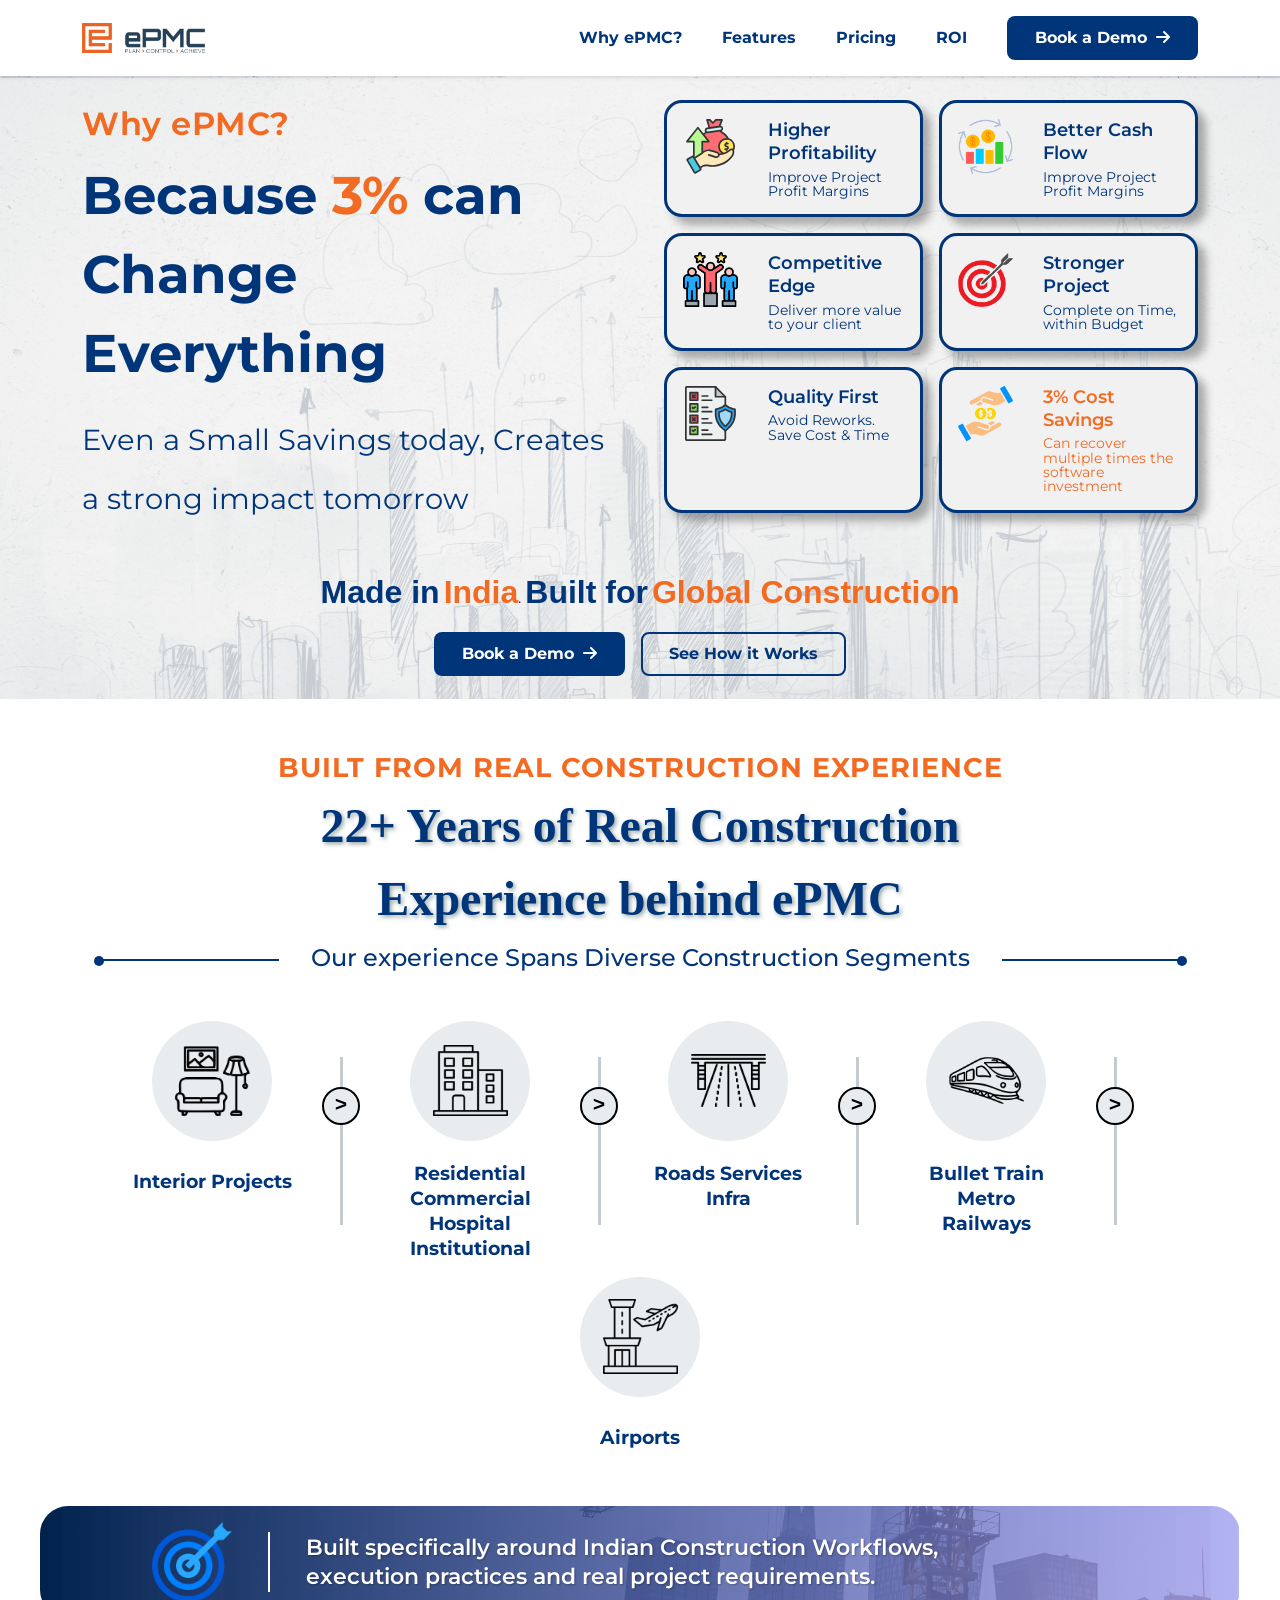
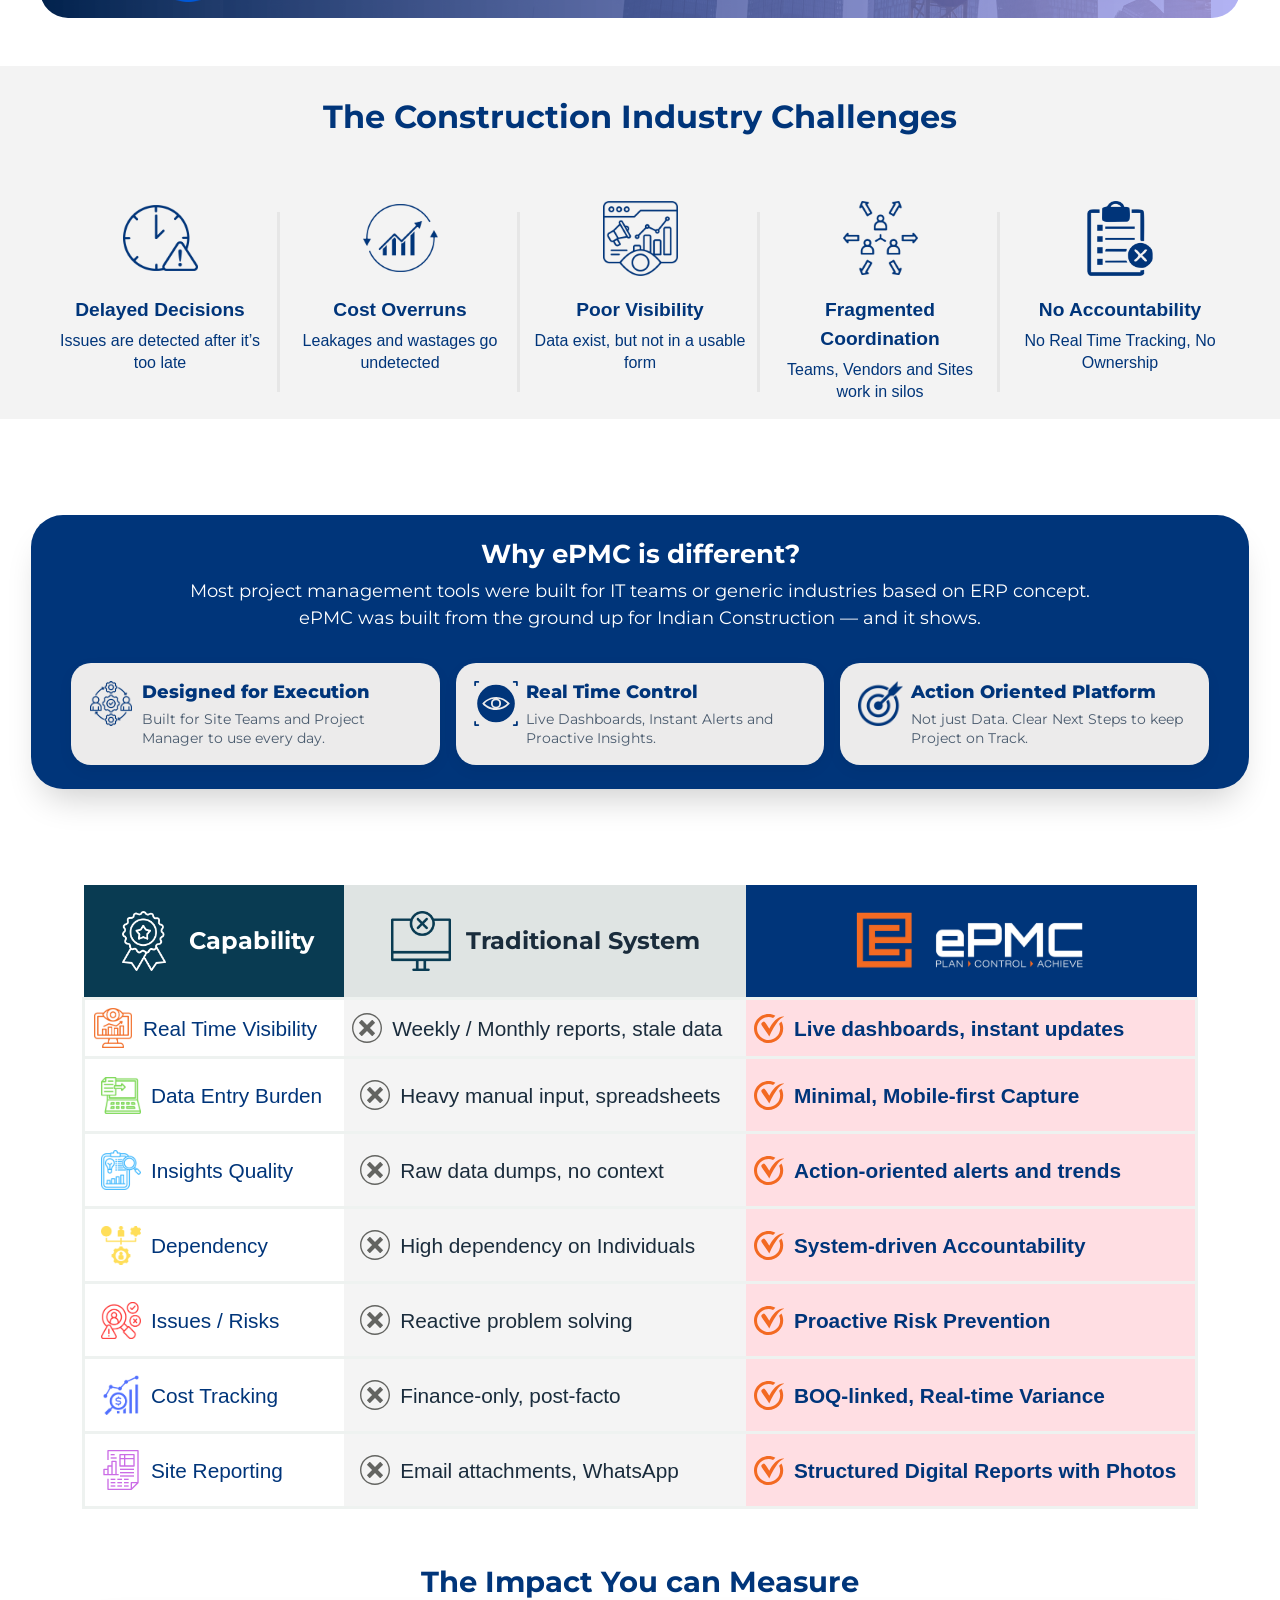
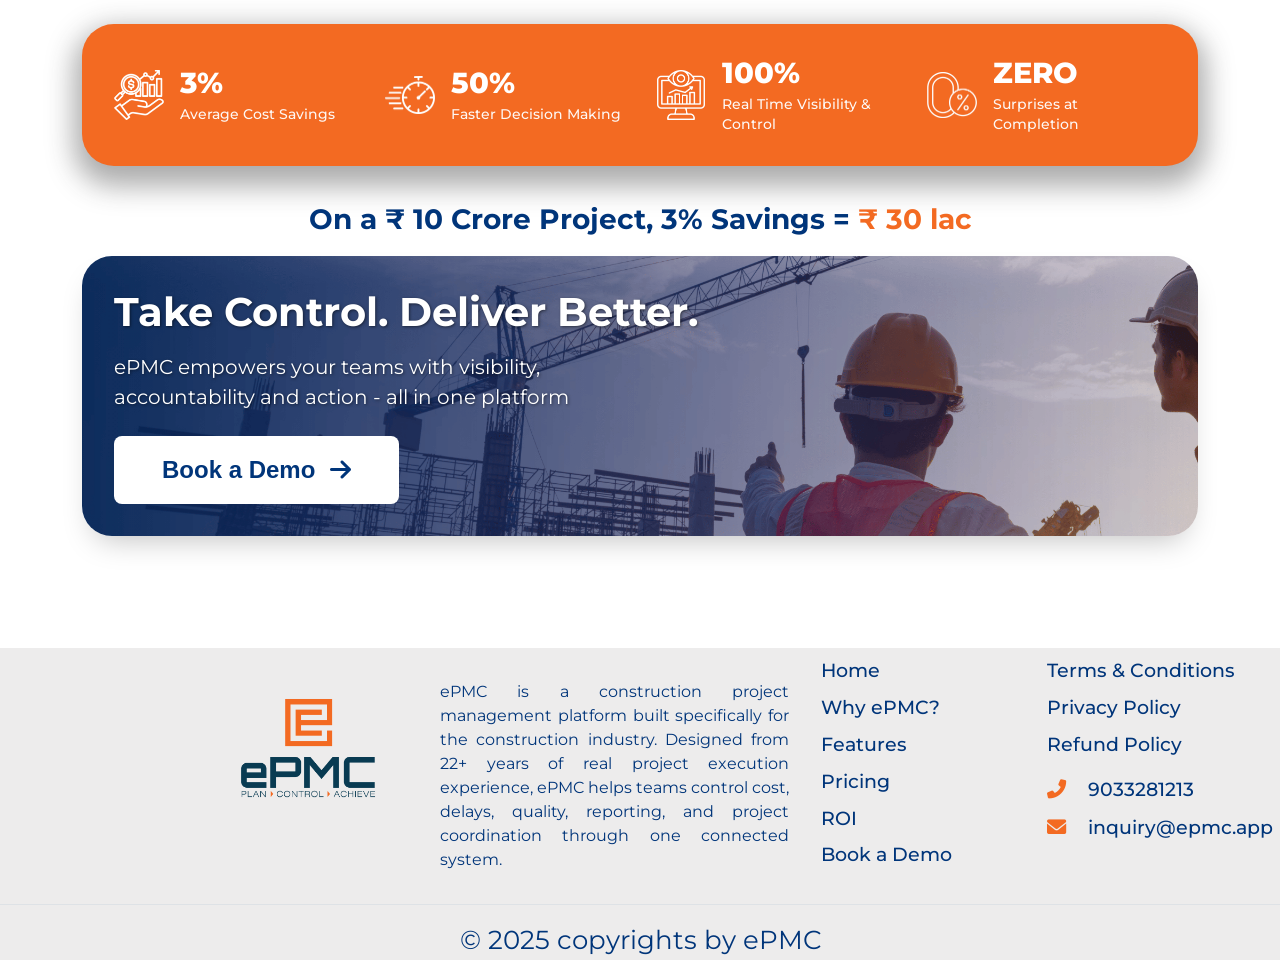
<file: whyepmc.html>
<!DOCTYPE html>
<html lang="en">
<head>
  <meta charset="UTF-8">
  <meta name="viewport" content="width=device-width, initial-scale=1.0, user-scalable=yes">
  <title>ePMC | Why ePMC?</title>
  <link href="https://cdn.jsdelivr.net/npm/bootstrap@5.3.0-alpha1/dist/css/bootstrap.min.css" rel="stylesheet">
  <link rel="stylesheet" href="https://cdnjs.cloudflare.com/ajax/libs/font-awesome/6.0.0-beta3/css/all.min.css">
  <link href="https://fonts.googleapis.com/css2?family=Montserrat:wght@300;400;500;600;700;800;900&display=swap" rel="stylesheet">
  <style>
    /* ----------------------------- BRAND COLORS ----------------------------- */
    :root {
      --epmc-blue: #00357a;
      --epmc-orange: #f36a22;
      --epmc-golden: #dcb551;
      --epmc-vivid-blue: #0058d7;
      --epmc-green: #00b050;
      --epmc-red: #ff0000;
      --epmc-light-blue: #538dd5;
      --epmc-bg-soft: #F8FAFF;
      --epmc-text: #1A2C3C;
    }
    * {
      font-family: 'Montserrat', 'Canva Sans', sans-serif;
    }
    body {
      background: #ffffff;
      scroll-behavior: smooth;
      color: var(--epmc-text);
    }
    /* ----------------------------- BUTTONS ----------------------------- */
    .btn-epmc {
      background-color: var(--epmc-blue);
      color: white;
      border-radius: 8px;
      padding: 10px 28px;
      font-weight: 700;
      border: none;
      transition: all 0.2s ease;
      text-decoration: none;
      display: inline-block;
    }
    .btn-epmc:hover {
      background-color: #002a5e;
      transform: translateY(-2px);
      box-shadow: 0 4px 12px rgba(0,53,122,0.25);
      color: white;
    }
    .btn-epmc-outline {
      background: transparent;
      border: 2px solid var(--epmc-blue);
      color: var(--epmc-blue);
      border-radius: 8px;
      padding: 8px 26px;
      font-weight: 700;
      transition: all 0.2s ease;
      text-decoration: none;
      display: inline-block;
    }
    .btn-epmc-outline:hover {
      background: var(--epmc-blue);
      color: white;
    }
    .btn-epmc-accent {
      background-color: var(--epmc-orange);
      color: white;
      border-radius: 8px;
      padding: 10px 28px;
      font-weight: 700;
      border: none;
    }
    .btn-epmc-accent:hover {
      background-color: #d45a1c;
      transform: translateY(-2px);
    }
    /* ----------------------------- NAVBAR ----------------------------- */
    .navbar-brand-custom {
      display: flex;
      align-items: center;
    }
    .navbar-logo {
      max-height: 30px;
      width: auto;
    }
    .nav-link-custom {
      font-weight: 700;
      color: #00357a !important;
      text-decoration: none;
      margin-right: 1.5rem;
      transition: color 0.2s;
    }
    .nav-link-custom:hover {
      color: #f36a22 !important;
    }
    @media (max-width: 768px) {
      .nav-link-custom {
        margin-right: 0;
        margin-bottom: 0.5rem;
      }
      .navbar-logo { max-height: 25px; }
    }
   /* ----------------------------- FOOTER (FULLY RESPONSIVE) ----------------------------- */
           /* Footer */
        .footer-new {
            margin-left: calc(-50vw + 50%);
            margin-right: calc(-50vw + 50%);
            margin-top: 4rem;
            background-color: rgb(237, 236, 236);
            width: 100vw;
            border-radius: 0;
        }
        .footer-logo {
            max-height: 200px;
            width: auto;
            margin-left: 13rem;
            margin-bottom: 1rem;
            display: block;
        }
        .footer-description {
            font-size: 1rem;
            line-height: 1.5;
            max-width: 400px;
            color: #00357a;
            margin-top: 2rem;
            text-align: justify;
        }
        .footer-vertical-links a {
            margin-top: 0.5rem;
            line-height: 1.5;
            color: #00357a;
            text-decoration: none;
            font-size: 1.2rem;
            font-weight: 500;
            display: block;
            margin-bottom: 0.2rem;
            transition: color 0.2s;
        }
        .footer-vertical-links a:hover {
            color: #f36a22;
        }
        .footer-contact-info p {
            margin-bottom: 0.6rem;
            font-size: 1.2rem;
            color: #00357a;
            font-weight: 500;
        }
        .footer-contact-info i {
            width: 28px;
            color: #f36a22;
        }
        .footer-copyright {
            text-align: center;
            margin-top: 2rem;
            padding-top: 1rem;
            border-top: 1px solid #dee2e6;
            color: #00357a;
            font-size: 1.6rem;
        }
        .footer-grid {
            display: grid;
            grid-template-columns: 1fr 1.8fr 1fr 1.2fr;
            gap: 2rem;
        }
        /* Mobile: 1 column */
/* ========== MOBILE FOOTER RESPONSIVE (only changes below 768px) ========== */
@media (max-width: 768px) {
  /* Override the full‑width trick – keep it but ensure no overflow */
  .footer-new {
    margin-left: 0;
    margin-right: 0;
    width: 100%;
    padding-left: 1rem;
    padding-right: 1rem;
    box-sizing: border-box;
  }
  /* Stack grid into one column */
  .footer-grid {
    grid-template-columns: 1fr !important;
    gap: 1.5rem !important;
    text-align: center;
  }
  /* Remove fixed left margin, center logo */
  .footer-logo {
    margin: 0 auto 1rem auto !important;
    max-height: 150px;
    width: auto;
  }
  /* Center description and reduce font */
  .footer-description {
    margin-top: 0 !important;
    text-align: center;
    font-size: 0.9rem;
    max-width: 100%;
    margin-left: auto;
    margin-right: auto;
  }
  /* Center all links and contact info */
  .footer-vertical-links a,
  .footer-contact-info p {
    text-align: center;
    font-size: 0.95rem;
    margin-left: auto;
    margin-right: auto;
  }
  /* Make copyright smaller and centered */
  .footer-copyright {
    font-size: 0.8rem;
  }
  /* Adjust contact icons to stay inline */
  .footer-contact-info i {
    width: auto;
    margin-right: 0.25rem;
  }
}       /* ========== RESPONSIVE OVERRIDES (Mobile First) ========== */
        @media (max-width: 992px) {
            .hero-title { font-size: 2.8rem; }
            .hero-subtitle { font-size: 1.5rem; }
            .hero-grid { gap: 2rem; }
            .features-grid {
                grid-template-columns: repeat(2, 1fr) !important;
                column-gap: 20px !important;
            }
            .footer-grid {
                grid-template-columns: repeat(2, 1fr);
                gap: 2rem;
            }
        }

    /* ----------------------------- MODAL ----------------------------- */
    .modal-content { border-radius: 32px; border: none; }
    .form-control, .form-select {
      border-radius: 16px;
      padding: 12px 16px;
      border: 1px solid #DEE2E6;
    }
    .form-control:focus, .form-select:focus {
      border-color: var(--epmc-orange);
      box-shadow: 0 0 0 3px rgba(243,106,34,0.2);
    }
    /* ----------------------------- HERO CARDS ----------------------------- */
    .why-card {
      background: rgb(241, 241, 241);
      border-radius: 18px;
      padding: 1rem;
      transition: all 0.2s;
      border: 3px solid var(--epmc-blue);
      height: 100%;
      display: flex;
      align-items: flex-start;
      gap: 30px;
      box-shadow: 8px 8px 8px rgba(0, 0, 0, 0.3);
    }
    .why-card:hover {
      transform: translateY(-3px);
      border-color: var(--epmc-golden);
      box-shadow: 0 12px 20px -8px rgba(0, 0, 0, 0.15);
    }
    .why-card-icon {
      width: 55px;
      height: 55px;
      object-fit: contain;
      flex-shrink: 0;
    }
    .why-card-content {
      flex: 1;
    }
    .why-card-title {
      font-size: 1.1rem;
      font-weight: 600;
      margin-bottom: 0.3rem;
      line-height: 1.3;
    }
    .why-card-desc {
      font-size: 0.9rem;
      line-height: 1;
      color: var(--epmc-blue);
    }
    .title-orange {
      color: var(--epmc-orange);
    }
    .title-blue {
      color: var(--epmc-blue);
    }
    .card-orange .why-card-title {
      color: var(--epmc-orange);
    }
    .why-small-orange {
      color: var(--epmc-orange);
      font-size: 2rem;
      font-weight: 650;
      letter-spacing: 0.5px;
      margin-bottom: 0.5rem;
    }
    .why-big-heading {
      font-size: 3.3rem;
      font-weight: 700;
      line-height: 1.5;
      margin-bottom: 1rem;
    }
    .blue-text { color: var(--epmc-blue); }
    .orange-text { color: var(--epmc-orange);}
    .small-savings {
      font-size: 1.8rem;
      color: var(--epmc-blue);
      font-weight: 400;
      margin-top: 1.5rem;
    }
    @media (max-width: 768px) {
      .why-big-heading { font-size: 2rem; }
    }
    /* Hero background */
    .why-hero-bg {
      background-image: url('/yepmc/hero-back-yepmc.png');
      background-size: cover;
      background-position: center center;
      background-repeat: no-repeat;
      position: relative;
    }
    .hero-bottom-center {
      text-align: center;
      margin-top: 2rem;
    }
   /* ----------------------------- LINE DECORATIONS (Our experience spans...) ----------------------------- */
    .d-flex.align-items-center {
      display: flex;
      align-items: center;
      justify-content: center;
      flex-wrap: wrap;
      gap: 1rem;
    }
    .line-left, .line-right {
      position: relative;
      width: 180px;
      height: 0;
      border-top: 2px solid var(--epmc-blue);
      margin-top: 15px;   /* optical alignment – adjust if needed */
    }
    .line-left::before, .line-right::after {
      content: '';
      position: absolute;
      top: 50%;
      transform: translateY(-50%);
      width: 10px;
      height: 10px;
      background-color: var(--epmc-blue);
      border-radius: 50%;
    }
    .line-left::before {
      left: -5px;
    }
    .line-right::after {
      right: -5px;
    }
    .mx-3 {
      display: inline-flex;
      align-items: center;
      line-height: 1.2;
    }
    @media (max-width: 768px) {
      .line-left, .line-right {
        width: 60px;
      }
      .line-left::before, .line-right::after {
        width: 8px;
        height: 8px;
        left: -4px;
        right: -4px;
      }
      .mx-3 {
        white-space: normal;
        text-align: center;
        font-size: 1.2rem;
      }
    }
    /* ----------------------------- SEPARATOR (arrow circle + single line) ----------------------------- */
    .separator-circle {
      display: flex;
      flex-direction: column;
      align-items: center;
      justify-content: center;
      width: 50px;
      margin: 0 8px;
    }
    /* Single vertical line above the circle */
    .separator-circle::before {
      content: '';
      width: 3px;
      background-color: #adb5bd;
      opacity: 0.7;
      min-height: 30px;
      margin-bottom: 0;
    }
    /* No line below */
    .separator-circle::after {
      content: '';
      width: 3px;
      background-color: #adb5bd;
      opacity: 0.7;
      min-height: 100px;
      margin-bottom: 0;
    }
    .circle-icon {
      width: 38px;
      height: 38px;
      background-color: #e9ecef;       /* light grey */
      border: 2px solid black; /* orange border */
      border-radius: 50%;
      display: flex;
      align-items: center;
      justify-content: center;
      color: black;
      font-weight: bold;
      font-size: 1.3rem;
      font-family: monospace;
    
    }
    /* ----------------------------- FLOW ITEMS (icons + text) ----------------------------- */
    .flow-item {
      display: flex;
      flex-direction: column;
      justify-content: flex-start;
      min-width: 140px;
      max-width: 160px;
      width: 100%;
      text-align: center;
    }
    .flow-item .icon-wrapper {
      background-color: #e9ecef;
      width: 120px;
      height: 120px;
      border-radius: 50%;
      display: flex;
      align-items: center;
      justify-content: center;
      margin: 0 auto 0.75rem auto;
      transition: all 0.2s ease;
    }
    .flow-item .icon-wrapper img {
      width: 75px;
      height: 75px;
      object-fit: contain;
    }
    .flow-item .mt-2 {
      margin-top: 0;
      font-size: 1.2rem;
      line-height: 1.3;
      min-height: 2.6rem;
      display: flex;
      align-items: center;
      justify-content: center;
      flex-direction: column;
    }
    .flow-item:hover .icon-wrapper {
      background-color: #dee2e6;
      transform: scale(1.02);
    }
    /* Parent flex container */
    .d-flex.flex-wrap {
      align-items: stretch !important;
    }
    .separator-circle {
      align-self: center;
    }
    /* ----------------------------- BUILT WORKFLOW SECTION ----------------------------- */
    .built-workflow-bg {
      background-image: url('/yepmc/construction workflow.png');
      background-size: cover;
      background-position: center center;
      background-repeat: no-repeat;
      max-width: 1200px;
      margin: 0 auto;
      border-radius: 28px;
      overflow: hidden;
    }
    .built-workflow-divider {
      width: 2px;
      height: 60px;
      background-color: white;
      margin: 0 20px;
      flex-shrink: 0;
    }
    .built-workflow-text {
      font-size: 1.4rem;
      font-weight: 600;
      color: white;
      line-height: 1.3;
      text-shadow: 1px 1px 2px rgba(0,0,0,0.3);
    }
    @media (max-width: 768px) {
      .built-workflow-overlay {
        padding: 1rem 0;
      }
      .built-workflow-divider {
        height: 2px;
        width: 60px;
        margin: 15px 0;
      }
      .built-workflow-flex {
        flex-direction: column;
        align-items: center;
        text-align: center;
      }
      .built-workflow-text {
        font-size: 1.2rem;
        text-align: center;
      }
    }

/* ==================== FULL MOBILE RESPONSIVE (CENTER EVERYTHING) ==================== */
@media (max-width: 768px) {
  /* Flow parent container – center items */
  .d-flex.flex-wrap {
    flex-direction: column !important;
    align-items: center !important;
    justify-content: center !important;
    text-align: center;
  }
  /* Each flow item – centered */
  .flow-item {
    min-width: 220px;
    max-width: 260px;
    margin: 0 auto;
  }
  .flow-item .icon-wrapper {
    width: 100px;
    height: 100px;
    margin: 0 auto 0.5rem auto;
  }
  .flow-item .icon-wrapper img {
    width: 60px;
    height: 60px;
  }
  .flow-item .mt-2 {
    font-size: 1rem;
    min-height: auto;
  }
  /* Separator becomes a thin horizontal line – centered */
  .separator-circle {
    width: 80px;
    flex-direction: row;
    margin: 8px auto;
    border-top: 2px solid #adb5bd;
    background: transparent;
  }
  .separator-circle .circle-icon {
    display: none;
  }
  .separator-circle::before,
  .separator-circle::after {
    content: none;
  }
  /* Built workflow – center everything */
  .built-workflow-bg {
    margin: 0 1rem;
    width: auto;
  }
  .built-workflow-flex {
    flex-direction: column !important;
    align-items: center !important;
    text-align: center;
  }
  .built-workflow-flex img {
    margin: 0 auto;
  }
  .built-workflow-divider {
    margin: 12px auto;
  }
  .built-workflow-text {
    text-align: center;
    font-size: 1.1rem;
    padding: 0 0.5rem;
  }
  /* Original line decorations – already centered via flex, but ensure text is centered */
  .d-flex.align-items-center {
    justify-content: center;
  }
  .mx-3 {
    text-align: center;
  }
}

/* Extra small devices (<=480px) */
@media (max-width: 480px) {
  .flow-item {
    min-width: 180px;
    max-width: 220px;
  }
  .flow-item .icon-wrapper {
    width: 80px;
    height: 80px;
  }
  .flow-item .icon-wrapper img {
    width: 50px;
    height: 50px;
  }
  .flow-item .mt-2 {
    font-size: 0.9rem;
  }
  .built-workflow-text {
    font-size: 1rem;
  }
}
    /* ----------------------------- CHALLENGES SECTION ----------------------------- */
    .challenges-flow {
      display: flex;
      flex-wrap: wrap;
      justify-content: center;
      align-items: stretch;
      gap: 0;
      max-width: 1200px;
      margin: 0 auto;
    }
    .challenge-block {
      flex: 1 1 180px;
      text-align: center;
      padding: 1rem 0.8rem;
      position: relative;
    }
    /* Vertical separator between blocks */
    .challenge-block:not(:last-child)::after {
      content: '';
      position: absolute;
      right: 0;
      top: 50%;
      transform: translateY(-50%);
      height: 180px;
      width: 3px;
      background-color: lightgrey;
      opacity: 0.4;
    }
    .challenge-icon {
      width: 75px;
      height: 75px;
      object-fit: contain;
      margin-bottom: 0.8rem;
    }
    .challenge-title {
      font-family: "canvasans", "Canva Sans", sans-serif;
      font-weight: 650;
      color: var(--epmc-blue);
      font-size: 1.2rem;
      margin-top: 0.5rem;
      margin-bottom: 0.3rem;
    }
    .challenge-desc {
      font-family: "canvasans", "Canva Sans", sans-serif;
      font-size: 1rem;
      color: var(--epmc-blue);
      line-height: 1.4;
    }
    .challenges-heading {
      margin-top: 0;
    }
    @media (max-width: 768px) {
      .challenges-flow {
        flex-direction: column;
        align-items: center;
      }
      .challenge-block {
        width: 100%;
        max-width: 260px;
        padding: 1rem 0;
      }
      .challenge-block:not(:last-child)::after {
        display: none;
      }
      .challenge-block:not(:last-child) {
        border-bottom: 2px solid var(--epmc-orange);
        margin-bottom: 0.5rem;
        padding-bottom: 1rem;
      }
    }
    /* ----------------------------- WHY DIFFERENT SECTION ----------------------------- */
    .why-different-box {
      background-color: var(--epmc-blue);
      border-radius: 32px;
      padding: 3rem 2rem;
      box-shadow: 0 20px 35px -12px rgba(0,0,0,0.2);
    }
    .different-card {
      background: rgb(236, 235, 235);
      border-radius: 20px;
      padding: 1.5rem;
      transition: all 0.3s ease;
      box-shadow: 0 5px 15px rgba(0,0,0,0.05);
    }
    .different-card:hover {
      transform: translateY(-5px);
      box-shadow: 0 15px 25px -10px rgba(0,0,0,0.1);
    }
    .different-icon-img {
      width: 75px;
      height: 75px;
      object-fit: contain;
      flex-shrink: 0;
    }
    .different-title {
      font-weight: 800;
      color: var(--epmc-blue);
      font-size: 1.25rem;
      margin-bottom: 0.5rem;
    }
    .different-desc {
      color: #4a5b6e;
      font-size: 0.9rem;
      line-height: 1.4;
      margin-bottom: 0;
    }
    /* ----------------------------- COMPARISON CARDS ----------------------------- */
    .compare-card {
      background: #ffffff;
      border-radius: 24px;
      overflow: hidden;
      box-shadow: 0 5px 20px rgba(0,0,0,0.05);
      transition: transform 0.2s, box-shadow 0.2s;
      border: 1px solid #eef2f0;
    }
    .compare-card:hover {
      transform: translateY(-5px);
      box-shadow: 0 15px 25px -10px rgba(0,0,0,0.1);
    }
    .compare-header {
      padding: 1.2rem;
      font-weight: 800;
      font-size: 1.3rem;
      text-align: center;
    }
    .compare-list {
      list-style: none;
      padding: 1.5rem;
      margin: 0;
    }
    .compare-list li {
      padding: 0.6rem 0;
      border-bottom: 1px solid #f0f2f5;
      font-size: 0.9rem;
      color: var(--epmc-text);
      display: flex;
      align-items: center;
      gap: 10px;
    }
    .compare-list li:last-child {
      border-bottom: none;
    }
    .list-icon {
      width: 50px;
      height: 50px;
      object-fit: contain;
      flex-shrink: 0;
    }
    @media (max-width: 768px) {
      .compare-header {
        font-size: 1.1rem;
        padding: 1rem;
      }
      .compare-list {
        padding: 1rem;
      }
      .compare-list li {
        font-size: 0.8rem;
      }
      .list-icon {
        width: 18px;
        height: 18px;
      }
    }
    /* ----------------------------- IMPACT ORANGE CONTAINER ----------------------------- */
   /* Impact orange container – horizontal items */
.impact-orange-container {
  margin-top: 0;
  background-color: var(--epmc-orange);
  border-radius: 32px;
  padding: 2rem 2rem;        /* increased left/right padding from 1.5rem to 2rem */
  display: flex;
  flex-wrap: wrap;
  justify-content: space-between;
  align-items: center;
  gap: 2rem;
  margin-bottom: 2rem;
  box-shadow: 0 12px 28px 8px rgba(45, 44, 44, 0.4);
}
.impact-item {
  display: flex;
  align-items: center;
  gap: 1rem;               /* reduced from 1.2rem */
  flex: 1;
  min-width: 150px;        /* slightly smaller min-width */
}
.impact-icon {
  width: 50px;             /* reduced from 60px */
  height: 50px;
  object-fit: contain;
  flex-shrink: 0;
}
.impact-text {
  display: flex;
  flex-direction: column;
}
.impact-number {
  font-size: 1.8rem;       /* reduced from 2rem */
  font-weight: 800;
  color: white;
  line-height: 1.2;
  margin-bottom: 0.2rem;
}
.impact-label {
  font-size: 0.85rem;      /* reduced from 0.9rem */
  color: white;
  font-weight: 500;
  opacity: 0.95;
}
@media (max-width: 768px) {
  .impact-orange-container {
    flex-direction: column;
    align-items: stretch;
    gap: 1.5rem;
    padding: 1.5rem;       /* slightly reduced padding on mobile */
  }
  .impact-item {
    min-width: auto;
    justify-content: center;
  }
}
    /* ----------------------------- FINAL CTA ----------------------------- */
.final-cta-box-left {
  background-image: url('/yepmc/takecontrol.png');
  background-size: cover;
  background-position: center;
  background-repeat: no-repeat;
  border-radius: 30px;
  padding: 2rem 2rem;
  color: white;
  box-shadow: 0 15px 30px -12px rgba(0, 0, 0, 0.25);
}
    .cta-content {
      max-width: 600px;
    }
    .cta-content h2, .cta-content p {
      text-shadow: 1px 1px 3px rgba(0, 0, 0, 0.5);
    }
    @media (max-width: 768px) {
      .final-cta-box-left {
        padding: 2rem 1.5rem;
      }
      /* Mobile flow items adjustments */
      .flow-item {
        min-width: 120px;
        max-width: 140px;
      }
      .flow-item .icon-wrapper {
        width: 80px;
        height: 80px;
      }
      .flow-item .icon-wrapper img {
        width: 48px;
        height: 48px;
      }
      .flow-item .mt-2 {
        font-size: 0.85rem;
        min-height: 2.4rem;
      }
      .separator-circle {
        width: 100px;
        flex-direction: row;
        margin: 8px 0;
        border-top: 2px solid #adb5bd;
      }
      .separator-circle .circle-icon {
        display: none;
      }
      .separator-circle::before {
        content: none;
      }
    }
    .btn-white-blue {
  background-color: white;
  color: var(--epmc-blue);
  border-radius: 8px;
  padding: 10px 26px;
  font-weight: 600;
  font-family: 'Canva Sans', sans-serif;
  border: none;
  transition: all 0.2s ease;
  text-decoration: none;
  display: inline-block;
  font-size: 1.5rem;
}
.btn-white-blue:hover {
  background-color: #f0f0f0;
  transform: translateY(-2px);
  box-shadow: 0 6px 12px rgba(0,0,0,0.1);
  color: var(--epmc-blue);
}
  </style>
</head>
<body>

<!-- ==================== NAVIGATION ==================== -->
<nav class="navbar navbar-expand-lg bg-white py-3 shadow-sm sticky-top">
  <div class="container">
    <a class="navbar-brand navbar-brand-custom" href="index.html">
      <img src="ePMC Logo PNG File.png" alt="ePMC Logo" class="navbar-logo">
    </a>
    <button class="navbar-toggler" type="button" data-bs-toggle="collapse" data-bs-target="#navbarNav">
      <span class="navbar-toggler-icon"></span>
    </button>
    <div class="collapse navbar-collapse" id="navbarNav">
      <ul class="navbar-nav ms-auto mb-2 mb-lg-0 align-items-center gap-3">
        <li class="nav-item"><a class="nav-link-custom" href="whyepmc.html">Why ePMC?</a></li>
        <li class="nav-item"><a class="nav-link-custom" href="Features.html">Features</a></li>
        <li class="nav-item"><a class="nav-link-custom" href="Pricing.html">Pricing</a></li>
        <li class="nav-item"><a class="nav-link-custom" href="ROI.html">ROI</a></li>
      </ul>
      <a href="#" class="btn btn-epmc ms-lg-3 mt-2 mt-lg-0" data-bs-toggle="modal" data-bs-target="#demoModal">Book a Demo <i class="fas fa-arrow-right ms-1"></i></a>
    </div>
  </div>
</nav>

<!-- ==================== HERO SECTION ==================== -->
<section class="why-hero-bg">
  <div class="why-hero-overlay">
    <div class="container py-4">
      <div class="row g-5">
        <div class="col-lg-6">
          <div class="why-small-orange">Why ePMC?</div>
          <div class="why-big-heading">
            <span class="blue-text">Because</span>
            <span class="orange-text"> 3% </span>
            <span class="blue-text">can</span><br>
            <span class="blue-text">Change Everything</span>
          </div>
          <div class="small-savings">
            <p>Even a Small Savings today, Creates</p>
            <p>a strong impact tomorrow</p>
          </div>
        </div>
        <div class="col-lg-6">
          <div class="row g-3">
            <div class="col-md-6"><div class="why-card"><img src="yepmc/highprofitibility.svg" alt="Higher Profitability" class="why-card-icon"><div class="why-card-content"><div class="why-card-title title-blue">Higher Profitability</div><div class="why-card-desc">Improve Project Profit Margins</div></div></div></div>
            <div class="col-md-6"><div class="why-card"><img src="yepmc/bettercashblow.png" alt="Better Cash Flow" class="why-card-icon"><div class="why-card-content"><div class="why-card-title title-blue">Better Cash Flow</div><div class="why-card-desc">Improve Project Profit Margins</div></div></div></div>
            <div class="col-md-6"><div class="why-card"><img src="yepmc/compititiveedge.png" alt="Competitive Edge" class="why-card-icon"><div class="why-card-content"><div class="why-card-title title-blue">Competitive Edge</div><div class="why-card-desc">Deliver more value to your client</div></div></div></div>
            <div class="col-md-6"><div class="why-card"><img src="yepmc/strongerproject.png" alt="Stronger Project" class="why-card-icon"><div class="why-card-content"><div class="why-card-title title-blue">Stronger Project</div><div class="why-card-desc">Complete on Time, within Budget</div></div></div></div>
            <div class="col-md-6"><div class="why-card"><img src="yepmc/qualityfirst.svg" alt="Quality First" class="why-card-icon"><div class="why-card-content"><div class="why-card-title title-blue">Quality First</div><div class="why-card-desc">Avoid Reworks. Save Cost & Time</div></div></div></div>
            <div class="col-md-6"><div class="why-card card-orange"><img src="yepmc/costsaving.png" alt="Cost Savings" class="why-card-icon"><div class="why-card-content"><div class="why-card-title title-orange">3% Cost Savings</div><div class="why-card-desc" style="color: var(--epmc-orange);">Can recover multiple times the software investment</div></div></div></div>
          </div>
        </div>
      </div>
      <div class="hero-bottom-center">
        <div style="margin-bottom: 1rem;">
          <span class="blue-text" style="font-family: 'Canva Sans', sans-serif; font-size: 2rem; font-weight: 700;">Made in</span>
          <span class="orange-text" style="font-family: 'Canva Sans', sans-serif; font-size: 2rem; font-weight: 700;">India</span>.
          <span class="blue-text" style="font-family: 'Canva Sans', sans-serif; font-size: 2rem; font-weight: 700;">Built for</span>
          <span class="orange-text" style="font-family: 'Canva Sans', sans-serif; font-size: 2rem; font-weight: 700;">Global Construction</span>
        </div>
        <div><a href="#" class="btn btn-epmc me-3" data-bs-toggle="modal" data-bs-target="#demoModal">Book a Demo <i class="fas fa-arrow-right ms-1"></i></a><a href="#" class="btn btn-epmc-outline">See How it Works</a></div>
      </div>
    </div>
  </div>
</section>

<!-- ==================== BUILT FROM REAL CONSTRUCTION EXPERIENCE ==================== -->
<section class="py-5 bg-white">
  <div class="container">
    <div class="text-center mb-5">
      <div class="mb-2"><span style="color: var(--epmc-orange); font-weight: 700; font-size: 1.7rem; letter-spacing: 1px;">BUILT FROM REAL CONSTRUCTION EXPERIENCE</span></div>
      <h2 class="display-5 fw-bold mb-3" style="font-family: 'Cooper Black', 'Cooper Black Std', 'Cooper', serif; color: var(--epmc-blue); font-size: 3rem; text-shadow: 2px 2px 4px rgba(47, 79, 79, 0.5);">22+ Years of Real Construction</h2>
      <h2 class="display-5 fw-bold mb-3" style="font-family: 'Cooper Black', 'Cooper Black Std', 'Cooper', serif; color: var(--epmc-blue); font-size: 3rem; text-shadow: 2px 2px 4px rgba(47, 79, 79, 0.5);">Experience behind ePMC</h2>
      <div class="d-flex align-items-center justify-content-center flex-wrap">
        <div class="line-left"></div>
        <span class="mx-3" style="color: var(--epmc-blue); font-size: 1.5rem; font-weight: 500;">Our experience Spans Diverse Construction Segments</span>
        <div class="line-right"></div>
      </div>
    </div>
    <!-- Horizontal flow items -->
    <div class="row justify-content-center">
      <div class="col-12">
        <div class="d-flex flex-wrap align-items-center justify-content-center gap-3">
          <div class="text-center flow-item"><div class="icon-wrapper"><img src="yepmc/interior.png" alt="Interior Projects"></div><div class="mt-2 fw-bold" style="color: var(--epmc-blue);">Interior Projects</div></div>
          <div class="separator-circle"><div class="circle-icon">&gt;</div></div>
          <div class="text-center flow-item"><div class="icon-wrapper"><img src="yepmc/residencial.png" alt="Residential  Commercial  Hospital  Institutional"></div><div class="mt-2 fw-bold" style="color: var(--epmc-blue);">Residential  Commercial<br>Hospital  Institutional</div></div>
          <div class="separator-circle"><div class="circle-icon">&gt;</div></div>
          <div class="text-center flow-item"><div class="icon-wrapper"><img src="yepmc/roadsandinfra.png" alt="Roads / Services / Infra"></div><div class="mt-2 fw-bold" style="color: var(--epmc-blue);">Roads  Services<br>Infra</div></div>
          <div class="separator-circle"><div class="circle-icon">&gt;</div></div>
          <div class="text-center flow-item"><div class="icon-wrapper"><img src="yepmc/bulletmetro.png" alt="Bullet Train / Metro / Railways"></div><div class="mt-2 fw-bold" style="color: var(--epmc-blue);">Bullet Train  Metro<br>Railways</div></div>
          <div class="separator-circle"><div class="circle-icon">&gt;</div></div>
          <div class="text-center flow-item"><div class="icon-wrapper"><img src="yepmc/airports.png" alt="Airports"></div><div class="mt-2 fw-bold" style="color: var(--epmc-blue);">Airports</div></div>
        </div>
      </div>
    </div>
  </div>
</section>

<!-- ==================== BUILT SPECIFICALLY FOR INDIAN WORKFLOWS ==================== -->
<section class="built-workflow-bg">
  <div class="built-workflow-overlay">
    <div class="container py-3">
      <div class="row justify-content-start">
        <div class="col-lg-10">
          <div class="d-flex align-items-center gap-3 built-workflow-flex">
            <img src="yepmc/constructionworkflow.png" alt="Construction Workflow Icon" style="width: 80px; height: auto; flex-shrink: 0;">
            <div class="built-workflow-divider"></div>
            <div class="built-workflow-text">Built specifically around Indian Construction Workflows,<br>execution practices and real project requirements.</div>
          </div>
        </div>
      </div>
    </div>
  </div>
</section>

<!-- ==================== CONSTRUCTION INDUSTRY CHALLENGES ==================== -->
<section class="py-5 bg-white" style="padding-top: 4rem;">
  <div class="container" style="background-color: rgb(243, 243, 243); max-width: 100%;">
    <div class="text-center mb-5">
        <div style="height: 2rem;"></div>
      <h2 class="display-5 fw-bold challenges-heading" style="color: var(--epmc-blue); font-size: 2rem;">The Construction Industry Challenges</h2>
    </div>
    <div class="challenges-flow">
      <div class="challenge-block"><img src="yepmc/delayeddecisions.png" alt="Delayed Decisions" class="challenge-icon"><div class="challenge-title">Delayed Decisions</div><div class="challenge-desc">Issues are detected after it’s too late</div></div>
      <div class="challenge-block"><img src="yepmc/overruns.png" alt="Cost Overruns" class="challenge-icon"><div class="challenge-title">Cost Overruns</div><div class="challenge-desc">Leakages and wastages go undetected</div></div>
      <div class="challenge-block"><img src="yepmc/poorvisibility.png" alt="Poor Visibility" class="challenge-icon"><div class="challenge-title">Poor Visibility</div><div class="challenge-desc">Data exist, but not in a usable form</div></div>
      <div class="challenge-block"><img src="yepmc/fragmentedcoordination.png" alt="Fragmented Coordination" class="challenge-icon"><div class="challenge-title">Fragmented Coordination</div><div class="challenge-desc">Teams, Vendors and Sites work in silos</div></div>
      <div class="challenge-block"><img src="yepmc/noaccountability.png" alt="No Accountability" class="challenge-icon"><div class="challenge-title">No Accountability</div><div class="challenge-desc">No Real Time Tracking, No Ownership</div></div>
    </div>
  </div>
</section>

<!-- ==================== WHY ePMC IS DIFFERENT ==================== -->
<section class="py-5">   <!-- reduced from py-5 to py-3 -->
  <div class="container" style="max-width: 1250px; padding: 0 1rem;">
    <div class="why-different-box" style="padding: 1.5rem 2rem;">   <!-- reduced inner padding -->
      <div class="text-center mb-3">   <!-- reduced margin-bottom -->
        <h2 class="display-5 fw-bold text-white" style="font-size: 1.6rem; margin-bottom: 0.5rem;">Why ePMC is different?</h2>
        <p class="text-white mx-auto" style="max-width: 900px; font-size: 1.1rem; margin-bottom: 0;">Most project management tools were built for IT teams or generic industries based on ERP concept.<br>ePMC was built from the ground up for Indian Construction — and it shows.</p>
      </div>
      <div class="row g-3" style="margin: 0;">   <!-- reduced gap and removed margin -->
        <div class="col-md-4">
          <div class="different-card h-150 d-flex align-items-start gap-2" style="padding: 1.1rem;">   <!-- reduced card padding -->
            <img src="yepmc/designexecution.png" alt="Designed for Execution" class="different-icon-img" style="width: 45px; height: 45px;">
            <div>
              <h3 class="different-title" style="font-size: 1.1rem; margin-bottom: 0.5rem;">Designed for Execution</h3>
              <p class="different-desc" style="font-size: 0.85rem; margin-bottom: 0;">Built for Site Teams and Project Manager to use every day.</p>
            </div>
          </div>
        </div>
        <!-- repeat for other two cards with same inline styles -->
        <div class="col-md-4">
          <div class="different-card h-150 d-flex align-items-start gap-2" style="padding: 1.1rem;">
            <img src="yepmc/realtime control.svg" alt="Real Time Control" class="different-icon-img" style="width: 45px; height: 45px;">
            <div>
              <h3 class="different-title" style="font-size: 1.1rem; margin-bottom: 0.5rem;">Real Time Control</h3>
              <p class="different-desc" style="font-size: 0.85rem; margin-bottom: 0;">Live Dashboards, Instant Alerts and Proactive Insights.</p>
            </div>
          </div>
        </div>
        <div class="col-md-4">
          <div class="different-card h-150 d-flex align-items-start gap-2" style="padding: 1.1rem;">
            <img src="yepmc/actionorientedplatform.png" alt="Action Oriented Platform" class="different-icon-img" style="width: 45px; height: 45px;">
            <div>
              <h3 class="different-title" style="font-size: 1.1rem; margin-bottom: 0.5rem;">Action Oriented Platform</h3>
              <p class="different-desc" style="font-size: 0.85rem; margin-bottom: 0;">Not just Data. Clear Next Steps to keep Project on Track.</p>
            </div>
          </div>
        </div>
      </div>
    </div>
  </div>
</section>



<!-- Table Section -->
<!-- ==================== HOW ePMC COMPARES (TABLE VERSION) ==================== -->
<section class="py-5 bg-white">
  <div class="container">
    <div style="overflow-x: auto;">
      <table style="width: 100%; border-collapse: collapse;  overflow: hidden; box-shadow: 0 5px 20px rgba(0,0,0,0.05); background: white;">
        <!-- Table Headers -->
       <thead>
        <tr>
          <!-- Capability column -->
          <th style="background-color: #093B52; color: white; padding: 1rem; text-align: center; font-weight: 700; font-size: 1.5rem; ">
            <div style="display: flex; align-items: center; justify-content: center; gap: 15px;">
              <img src="yepmc/capability.png" class="list-icon" style="width: 60px; height: 60px;">
              <span>Capability</span>
            </div>
          </th>
          <!-- Traditional System column -->
          <th style="background-color: #DFE4E3; color: #1A2C3C; padding: 1rem; text-align: center; font-weight: 700; font-size: 1.5rem;">
            <div style="display: flex; align-items: center; justify-content: center; gap: 15px;">
              <img src="yepmc/traditionalsystem.png" class="list-icon" style="width: 60px; height: 60px;">
              <span>Traditional System</span>
            </div>
          </th>
          <!-- ePMC column (logo only, centered) -->
          <th style="background-color: #00357a; color: white; padding: 1rem; text-align: center; font-weight: 700; font-size: 1.5rem;">
            <div style="display: flex; align-items: center; justify-content: center;">
              <img src="yepmc/epmcwhite.png" alt="ePMC Logo" style="height: 80px; width: auto;">
            </div>
          </th>
        </tr>
      </thead>
        <tbody>
          <!-- Row 1: Real Time Visibility -->
          <tr style="border: 3px solid #eef2f0;">
            <td style="padding: 0.5rem;"><div style="display: flex; align-items: center; gap: 10px; font-size: 1.3rem; font-family: 'canvasans', 'Canva Sans', sans-serif; color: var(--epmc-blue);"><img src="yepmc/realtimevisibility.png" class="list-icon" style="width: 40px; height: 40px;"> Real Time Visibility</div></td>
            <td style="padding: 0.5rem;background-color: rgb(244, 244, 244);"><div style="display: flex; align-items: center; gap: 10px; font-size: 1.3rem; font-family: 'canvasans', 'Canva Sans', sans-serif"><img src="yepmc/false.svg" class="list-icon" style="width: 30px; height: 30px;"> Weekly / Monthly reports, stale data</div></td>
            <td style="padding: 0.5rem;background-color: rgb(255, 222, 227); color: var(--epmc-blue);"><div style="display: flex; align-items: center; gap: 10px; font-weight:650; font-size:  1.3rem; font-family: 'canvasans', 'Canva Sans', sans-serif"><img src="yepmc/true.svg" class="list-icon" style="width: 30px; height: 30px;"> Live dashboards, instant updates</div></td>
          </tr>
          <!-- Row 2: Data Entry Burden -->
          <tr style="border: 3px solid #eef2f0;">
            <td style="padding: 1rem;"><div style="display: flex; align-items: center; gap: 10px;font-size: 1.3rem; font-family: 'canvasans', 'Canva Sans', sans-serif; color: var(--epmc-blue);"><img src="yepmc/dataentryburden.png" class="list-icon" style="width: 40px; height: 40px;"> Data Entry Burden</div></td>
            <td style="padding: 1rem;background-color: rgb(244, 244, 244)"><div style="display: flex; align-items: center; gap: 10px;font-size: 1.3rem; font-family: 'canvasans', 'Canva Sans', sans-serif"><img src="yepmc/false.svg" class="list-icon" style="width: 30px; height: 30px;"> Heavy manual input, spreadsheets</div></td>
            <td style="padding: 0.5rem;background-color: rgb(255, 222, 227); color: var(--epmc-blue);"><div style="display: flex; align-items: center; gap: 10px; font-weight:650; font-size:  1.3rem; font-family: 'canvasans', 'Canva Sans', sans-serif"><img src="yepmc/true.svg" class="list-icon" style="width: 30px; height: 30px;"> Minimal, Mobile-first Capture</div></td>
          </tr>
          <!-- Row 3: Insights Quality -->
          <tr style="border: 3px solid #eef2f0;">
            <td style="padding: 1rem;"><div style="display: flex; align-items: center; gap: 10px;font-size: 1.3rem; font-family: 'canvasans', 'Canva Sans', sans-serif; color: var(--epmc-blue);"><img src="yepmc/insightsquality.png" class="list-icon" style="width: 40px; height: 40px;"> Insights Quality</div></td>
            <td style="padding: 1rem;background-color: rgb(244, 244, 244)"><div style="display: flex; align-items: center; gap: 10px;font-size: 1.3rem; font-family: 'canvasans', 'Canva Sans', sans-serif"><img src="yepmc/false.svg" class="list-icon" style="width: 30px; height: 30px;"> Raw data dumps, no context</div></td>
            <td style="padding: 0.5rem;background-color: rgb(255, 222, 227); color: var(--epmc-blue);"><div style="display: flex; align-items: center; gap: 10px; font-weight:650; font-size:  1.3rem; font-family: 'canvasans', 'Canva Sans', sans-serif"><img src="yepmc/true.svg" class="list-icon" style="width: 30px; height: 30px;"> Action-oriented alerts and trends</div></td>
          </tr>
          <!-- Row 4: Dependency -->
          <tr style="border: 3px solid #eef2f0;">
            <td style="padding: 1rem;"><div style="display: flex; align-items: center; gap: 10px;font-size: 1.3rem; font-family: 'canvasans', 'Canva Sans', sans-serif; color: var(--epmc-blue);"><img src="yepmc/dependency.png" class="list-icon" style="width: 40px; height: 40px;"> Dependency</div></td>
            <td style="padding: 1rem;background-color: rgb(244, 244, 244)"><div style="display: flex; align-items: center; gap: 10px;font-size: 1.3rem; font-family: 'canvasans', 'Canva Sans', sans-serif"><img src="yepmc/false.svg" class="list-icon" style="width: 30px; height: 30px;"> High dependency on Individuals</div></td>
            <td style="padding: 0.5rem;background-color: rgb(255, 222, 227); color: var(--epmc-blue);"><div style="display: flex; align-items: center; gap: 10px; font-weight:650; font-size:  1.3rem; font-family: 'canvasans', 'Canva Sans', sans-serif"><img src="yepmc/true.svg" class="list-icon" style="width: 30px; height: 30px;"> System-driven Accountability</div></td>
          </tr>
          <!-- Row 5: Issues / Risks -->
          <tr style="border: 3px solid #eef2f0;">
            <td style="padding: 1rem;"><div style="display: flex; align-items: center; gap: 10px;font-size: 1.3rem; font-family: 'canvasans', 'Canva Sans', sans-serif; color: var(--epmc-blue);"><img src="yepmc/issuesrisks.png" class="list-icon" style="width: 40px; height: 40px;"> Issues / Risks</div></td>
            <td style="padding: 1rem;background-color: rgb(244, 244, 244)"><div style="display: flex; align-items: center; gap: 10px;font-size: 1.3rem; font-family: 'canvasans', 'Canva Sans', sans-serif"><img src="yepmc/false.svg" class="list-icon" style="width: 30px; height: 30px;"> Reactive problem solving</div></td>
            <td style="padding: 0.5rem;background-color: rgb(255, 222, 227); color: var(--epmc-blue);"><div style="display: flex; align-items: center; gap: 10px; font-weight:650; font-size:  1.3rem; font-family: 'canvasans', 'Canva Sans', sans-serif"><img src="yepmc/true.svg" class="list-icon"style="width: 30px; height: 30px;"> Proactive Risk Prevention</div></td>
          </tr>
          <!-- Row 6: Cost Tracking -->
          <tr style="border: 3px solid #eef2f0;">
            <td style="padding: 1rem;"><div style="display: flex; align-items: center; gap: 10px;font-size: 1.3rem; font-family: 'canvasans', 'Canva Sans', sans-serif; color: var(--epmc-blue);"><img src="yepmc/costtracking.png" class="list-icon" style="width: 40px; height: 40px;"> Cost Tracking</div></td>
            <td style="padding: 1rem;background-color: rgb(244, 244, 244)"><div style="display: flex; align-items: center; gap: 10px;font-size: 1.3rem; font-family: 'canvasans', 'Canva Sans', sans-serif"><img src="yepmc/false.svg" class="list-icon" style="width: 30px; height: 30px;"> Finance-only, post-facto</div></td>
            <td style="padding: 0.5rem;background-color: rgb(255, 222, 227); color: var(--epmc-blue);"><div style="display: flex; align-items: center; gap: 10px; font-weight:650; font-size:  1.3rem; font-family: 'canvasans', 'Canva Sans', sans-serif"><img src="yepmc/true.svg" class="list-icon" style="width: 30px; height: 30px;"> BOQ-linked, Real-time Variance</div></td>
          </tr>
          <!-- Row 7: Site Reporting -->
          <tr style="border: 3px solid #eef2f0;">
            <td style="padding: 1rem;"><div style="display: flex; align-items: center; gap: 10px;font-size: 1.3rem; font-family: 'canvasans', 'Canva Sans', sans-serif; color: var(--epmc-blue);"><img src="yepmc/sitereporting.svg" style="width: 40px; height: 40px;"> Site Reporting</div></td>
            <td style="padding: 1rem;background-color: rgb(244, 244, 244)"><div style="display: flex; align-items: center; gap: 10px;font-size: 1.3rem; font-family: 'canvasans', 'Canva Sans', sans-serif"><img src="yepmc/false.svg" class="list-icon" style="width: 30px; height: 30px;"> Email attachments, WhatsApp</div></td>
            <td style="padding: 0.5rem;background-color: rgb(255, 222, 227); color: var(--epmc-blue);"><div style="display: flex; align-items: center; gap: 10px; font-weight:650; font-size:  1.3rem; font-family: 'canvasans', 'Canva Sans', sans-serif"><img src="yepmc/true.svg" class="list-icon"style="width: 30px; height: 30px;"> Structured Digital Reports with Photos</div></td>
          </tr>
        </tbody>
      </table>
    </div>
  </div>
</section>



<!-- ==================== FINAL IMPACT & CTA ==================== -->
<section class="pt-2 pb-5 bg-white">   <!-- changed from py-5 to pt-2 pb-5 -->
  <div class="container">
    <div class="text-center mb-4">     <!-- reduced margin from mb-5 to mb-4 -->
      <h2 class="display-4 fw-bold" style="color: var(--epmc-blue); font-size: 1.8rem;">The Impact You can Measure</h2>
    </div>

    <div class="impact-orange-container">
      <!-- Item 1 -->
      <div class="impact-item">
        <img src="yepmc/averagecostsaving.png" class="impact-icon" alt="Cost Savings">
        <div class="impact-text">
          <div class="impact-number">3%</div>
          <div class="impact-label">Average Cost Savings</div>
        </div>
      </div>
      <!-- Item 2 -->
      <div class="impact-item">
        <img src="yepmc/50faster.png" class="impact-icon" alt="Faster Decisions">
        <div class="impact-text">
          <div class="impact-number">50%</div>
          <div class="impact-label">Faster Decision Making</div>
        </div>
      </div>
      <!-- Item 3 -->
      <div class="impact-item">
        <img src="yepmc/100visibilitycontrol.png" class="impact-icon" alt="Visibility">
        <div class="impact-text">
          <div class="impact-number">100%</div>
          <div class="impact-label">Real Time Visibility & Control</div>
        </div>
      </div>
      <!-- Item 4 -->
      <div class="impact-item">
        <img src="yepmc/zerosurprizecomplision.png" class="impact-icon" alt="Zero Surprises">
        <div class="impact-text">
          <div class="impact-number">ZERO</div>
          <div class="impact-label">Surprises at Completion</div>
        </div>
      </div>
    </div>

    <div class="text-center my-3">
      <p class="fs-3 fw-bold" style="color: var(--epmc-blue);">On a ₹ 10 Crore Project, 3% Savings = <span style="color: var(--epmc-orange);">₹ 30 lac</span></p>
    </div>

    <div class="final-cta-box-left">
      <div class="cta-content">
        <h2 class="display-6 fw-bold mb-3">Take Control. Deliver Better.</h2>
        <p class="fs-5 mb-4" style="max-width: 500px;">ePMC empowers your teams with visibility, accountability and action - all in one platform</p>
        <a href="#" class="btn-white-blue btn-lg px-5 py-3" data-bs-toggle="modal" data-bs-target="#demoModal">
          Book a Demo <i class="fas fa-arrow-right ms-2"></i>
        </a>
      </div>
    </div>
  </div>
</section>

<!-- FOOTER -->
<div class="footer-new">
  <div class="footer-grid">
    <!-- Column 1: Logo -->
    <div>
      <img src="EPMC-Logo-File-PNG.png" alt="ePMC Logo" class="footer-logo">
    </div>
    <!-- Column 2: Description -->
    <div>
      <div class="footer-description">
        ePMC is a construction project management platform built specifically for the construction industry. Designed from 22+ years of real project execution experience, ePMC helps teams control cost, delays, quality, reporting, and project coordination through one connected system.
      </div>
    </div>
    <!-- Column 3: Navigation Links -->
    <div>
      <div class="footer-vertical-links">
        <a href="#">Home</a>
        <a href="whyepmc.html">Why ePMC?</a>
        <a href="Features.html">Features</a>
        <a href="Pricing.html">Pricing</a>
        <a href="roi.html">ROI</a>
        <a href="#" data-bs-toggle="modal" data-bs-target="#demoModal">Book a Demo</a>
      </div>
    </div>
    <!-- Column 4: Policies & Contact -->
    <div>
      <div class="footer-vertical-links">
        <a href="#">Terms & Conditions</a>
        <a href="#">Privacy Policy</a>
        <a href="#">Refund Policy</a>
      </div>
      <div class="footer-contact-info mt-3">
        <p><i class="fas fa-phone-alt me-2"></i> 9033281213</p>
        <p><i class="fas fa-envelope me-2"></i> inquiry@epmc.app</p>
      </div>
    </div>
  </div>
  <div class="footer-copyright">© 2025 copyrights by ePMC</div>
</div>

<!-- MODAL -->
<div class="modal fade" id="demoModal" tabindex="-1" aria-hidden="true">
  <div class="modal-dialog modal-dialog-centered modal-lg">
    <div class="modal-content">
      <div class="modal-header border-0 pb-0"><h5 class="modal-title fw-bold text-epmc fs-3">Request a Demo</h5><button type="button" class="btn-close" data-bs-dismiss="modal" aria-label="Close"></button></div>
      <div class="modal-body p-4 pt-0">
        <form action="https://formsubmit.co/company@example.com" method="POST">
          <input type="hidden" name="_subject" value="ePMC Demo Request (Modal)">
          <input type="hidden" name="_captcha" value="false">
          <div class="row g-3">
            <div class="col-md-6"><input type="text" name="Name" class="form-control" placeholder="Full Name *" required></div>
            <div class="col-md-6"><input type="text" name="Company" class="form-control" placeholder="Company *" required></div>
            <div class="col-md-6"><input type="email" name="Email" class="form-control" placeholder="Work Email *" required></div>
            <div class="col-md-6"><input type="tel" name="Phone" class="form-control" placeholder="Phone *" required></div>
            <div class="col-12"><select name="Project Type" class="form-select"><option>Civil Construction</option><option>MEPFI</option><option>Solar</option><option>Infra</option><option>Interior</option></select></div>
            <div class="col-12"><textarea name="Message" rows="2" class="form-control" placeholder="Tell us about your project..."></textarea></div>
            <div class="col-12"><button type="submit" class="btn btn-epmc-accent w-100 py-2"><i class="fas fa-paper-plane me-2"></i>Submit Request</button></div>
          </div>
        </form>
      </div>
    </div>
  </div>
</div>

<script src="https://cdn.jsdelivr.net/npm/bootstrap@5.3.0-alpha1/dist/js/bootstrap.bundle.min.js"></script>
</body>
</html>
</file>
